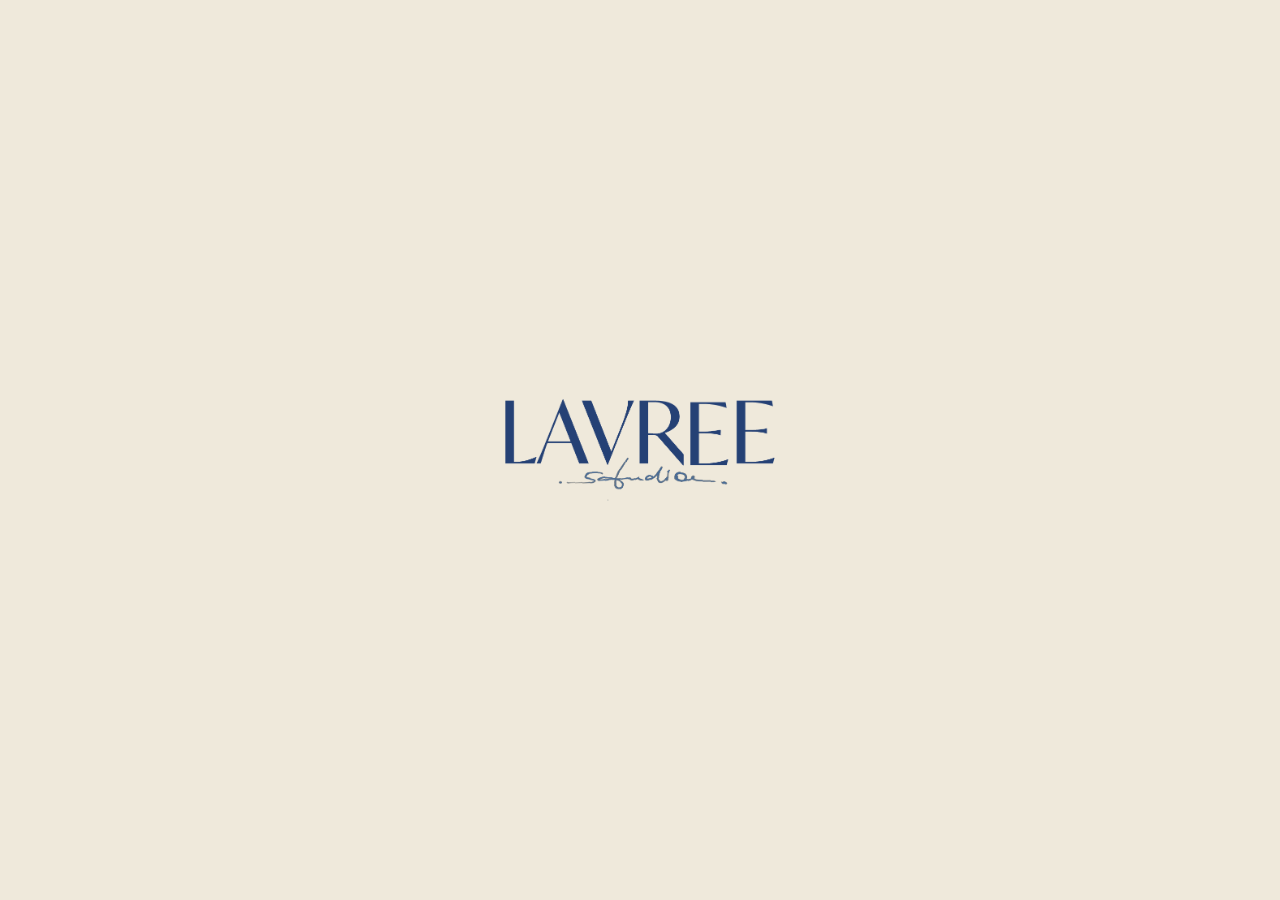
<file: index.html>
<!DOCTYPE html>
<html lang="en">
<head>
  <meta charset="UTF-8">
  <meta name="viewport" content="width=device-width, initial-scale=1.0">
  <title>LAVREE - local clothes from Prague</title>
  <meta name="description" content="LAVRÉE studio: handmade clothing from Prague. Wide kalhoty, tops, dresses. Preorder via Instagram, worldwide shipping.">
  <link rel="canonical" href="https://lavreestudio.com/">
  <link rel="icon" type="image/png" sizes="32x32" href="photo/meta/favicon-32.png">
  <link rel="apple-touch-icon" sizes="180x180" href="photo/meta/apple-touch-icon.png">
  <meta property="og:type" content="website">
  <meta property="og:site_name" content="LAVRÉE studio">
  <meta property="og:locale" content="en_GB">
  <meta property="og:title" content="LAVREE - local clothes from Prague">
  <meta property="og:description" content="LAVRÉE studio: handmade clothing from Prague. Wide kalhoty, tops, dresses. Preorder via Instagram, worldwide shipping.">
  <meta property="og:url" content="https://lavreestudio.com/">
  <meta property="og:image" content="https://lavreestudio.com/photo/meta/og-image.jpg">
  <meta property="og:image:width" content="1200">
  <meta property="og:image:height" content="630">
  <meta property="og:image:alt" content="LAVRÉE studio">
  <meta name="twitter:card" content="summary_large_image">
  <link rel="preconnect" href="https://fonts.googleapis.com">
  <link rel="preconnect" href="https://fonts.gstatic.com" crossorigin>
  <link href="https://fonts.googleapis.com/css2?family=Cormorant+Garamond:ital,wght@0,400;0,500;0,600;1,500&family=Jost:wght@300;400;500&family=Pinyon+Script&display=swap" rel="stylesheet">
  <link rel="stylesheet" href="css/styles.css">
</head>
<body class="page-home hero-dark is-hero-slide">

  <main class="home-slider" data-home-slider>

    <!-- 1 · Hero campaign -->
    <section class="slide slide--hero" data-slide data-dark aria-label="ÉLAN Collection campaign">
      <div class="hero-gallery" data-hero-gallery>
        <div class="hero-shot">
          <picture><source srcset="photo/header/web/girl1f.webp" type="image/webp"><img decoding="async" class="hero-shot__img hero-shot__img--filtered" src="photo/header/web/girl1f.jpg" alt="" aria-hidden="true"></picture>
          <picture><source srcset="photo/header/web/girl1.webp" type="image/webp"><img decoding="async" loading="lazy" class="hero-shot__img hero-shot__img--plain" src="photo/header/web/girl1.jpg" alt="LAVRÉE studio lookbook, Prague"></picture>
        </div>
        <div class="hero-shot">
          <picture><source srcset="photo/header/web/girl2f.webp" type="image/webp"><img decoding="async" loading="lazy" class="hero-shot__img hero-shot__img--filtered" src="photo/header/web/girl2f.jpg" alt="" aria-hidden="true"></picture>
          <picture><source srcset="photo/header/web/girl2.webp" type="image/webp"><img decoding="async" loading="lazy" class="hero-shot__img hero-shot__img--plain" src="photo/header/web/girl2.jpg" alt="LAVRÉE studio lookbook, Prague"></picture>
        </div>
        <div class="hero-shot">
          <picture><source srcset="photo/header/web/girl3f.webp" type="image/webp"><img decoding="async" loading="lazy" class="hero-shot__img hero-shot__img--filtered" src="photo/header/web/girl3f.jpg" alt="" aria-hidden="true"></picture>
          <picture><source srcset="photo/header/web/girl3.webp" type="image/webp"><img decoding="async" loading="lazy" class="hero-shot__img hero-shot__img--plain" src="photo/header/web/girl3.jpg" alt="LAVRÉE studio lookbook, Prague"></picture>
        </div>
        <div class="hero-shot">
          <picture><source srcset="photo/header/web/girl4f.webp" type="image/webp"><img decoding="async" loading="lazy" class="hero-shot__img hero-shot__img--filtered" src="photo/header/web/girl4f.jpg" alt="" aria-hidden="true"></picture>
          <picture><source srcset="photo/header/web/girl4.webp" type="image/webp"><img decoding="async" loading="lazy" class="hero-shot__img hero-shot__img--plain" src="photo/header/web/girl4.jpg" alt="LAVRÉE studio lookbook, Prague"></picture>
        </div>
        <div class="hero-shot">
          <picture><source srcset="photo/header/web/girl5f.webp" type="image/webp"><img decoding="async" loading="lazy" class="hero-shot__img hero-shot__img--filtered" src="photo/header/web/girl5f.jpg" alt="" aria-hidden="true"></picture>
          <picture><source srcset="photo/header/web/girl5.webp" type="image/webp"><img decoding="async" loading="lazy" class="hero-shot__img hero-shot__img--plain" src="photo/header/web/girl5.jpg" alt="LAVRÉE studio lookbook, Prague"></picture>
        </div>
        <div class="hero-shot">
          <picture><source srcset="photo/header/web/men1f.webp" type="image/webp"><img decoding="async" loading="lazy" class="hero-shot__img hero-shot__img--filtered" src="photo/header/web/men1f.jpg" alt="" aria-hidden="true"></picture>
          <picture><source srcset="photo/header/web/men1.webp" type="image/webp"><img decoding="async" loading="lazy" class="hero-shot__img hero-shot__img--plain" src="photo/header/web/men1.jpg" alt="LAVRÉE studio lookbook, Prague"></picture>
        </div>
        <div class="hero-shot">
          <picture><source srcset="photo/header/web/men2f.webp" type="image/webp"><img decoding="async" loading="lazy" class="hero-shot__img hero-shot__img--filtered" src="photo/header/web/men2f.jpg" alt="" aria-hidden="true"></picture>
          <picture><source srcset="photo/header/web/men2.webp" type="image/webp"><img decoding="async" loading="lazy" class="hero-shot__img hero-shot__img--plain" src="photo/header/web/men2.jpg" alt="LAVRÉE studio lookbook, Prague"></picture>
        </div>
      </div>
      <div class="hero-veil"></div>
      <div class="hero-content">
        <h1>ÉLAN Collection</h1>
        <p class="hero-sub">Clean lines, airy silhouettes</p>
        <a class="u-link" href="highlights.html">Shop</a>
      </div>
      <div class="scroll-hint" aria-hidden="true">
        <span>Scroll to explore</span>
        <svg viewBox="0 0 14 20"><polyline points="2 10 7 16 12 10" /></svg>
      </div>
    </section>

    <!-- 2 · Editorial row -->
    <section class="slide slide--editorial" data-slide aria-label="New arrivals">
      <div class="editorial-manifest reveal">
        <h2>Handmade in Prague, worldwide shipping</h2>
        <p>Every piece sewn to order</p>
      </div>
      <div class="editorial-row" data-editorial-row></div>
      <div class="editorial-cta reveal">
        <a class="u-link" href="highlights.html" style="color:var(--blue)">Shop the collection</a>
      </div>
    </section>

    <!-- 3 · Navy Edit campaign -->
    <section class="slide slide--campaign" data-slide data-dark aria-label="Navy Edit campaign">
      <picture><source srcset="photo/header/web/navyedit.webp" type="image/webp"><img decoding="async" loading="lazy" class="campaign-photo" src="photo/header/web/navyedit.jpg" alt="LAVRÉE studio Navy Edit"></picture>
      <div class="campaign-content">
        <h2>Navy Edit</h2>
        <p>A wardrobe of contrasts</p>
        <a class="u-link" href="kalhoty.html#navy">Shop</a>
      </div>
    </section>

    <!-- 4 · Footer slide -->
    <section class="slide slide--footer" data-slide data-footer aria-label="Site information"></section>

  </main>

  <nav class="slide-dots" data-slide-dots aria-label="Page sections"></nav>

  <script src="js/data.js"></script>
  <script src="js/main.js"></script>
  <script src="js/home.js"></script>
</body>
</html>
</file>
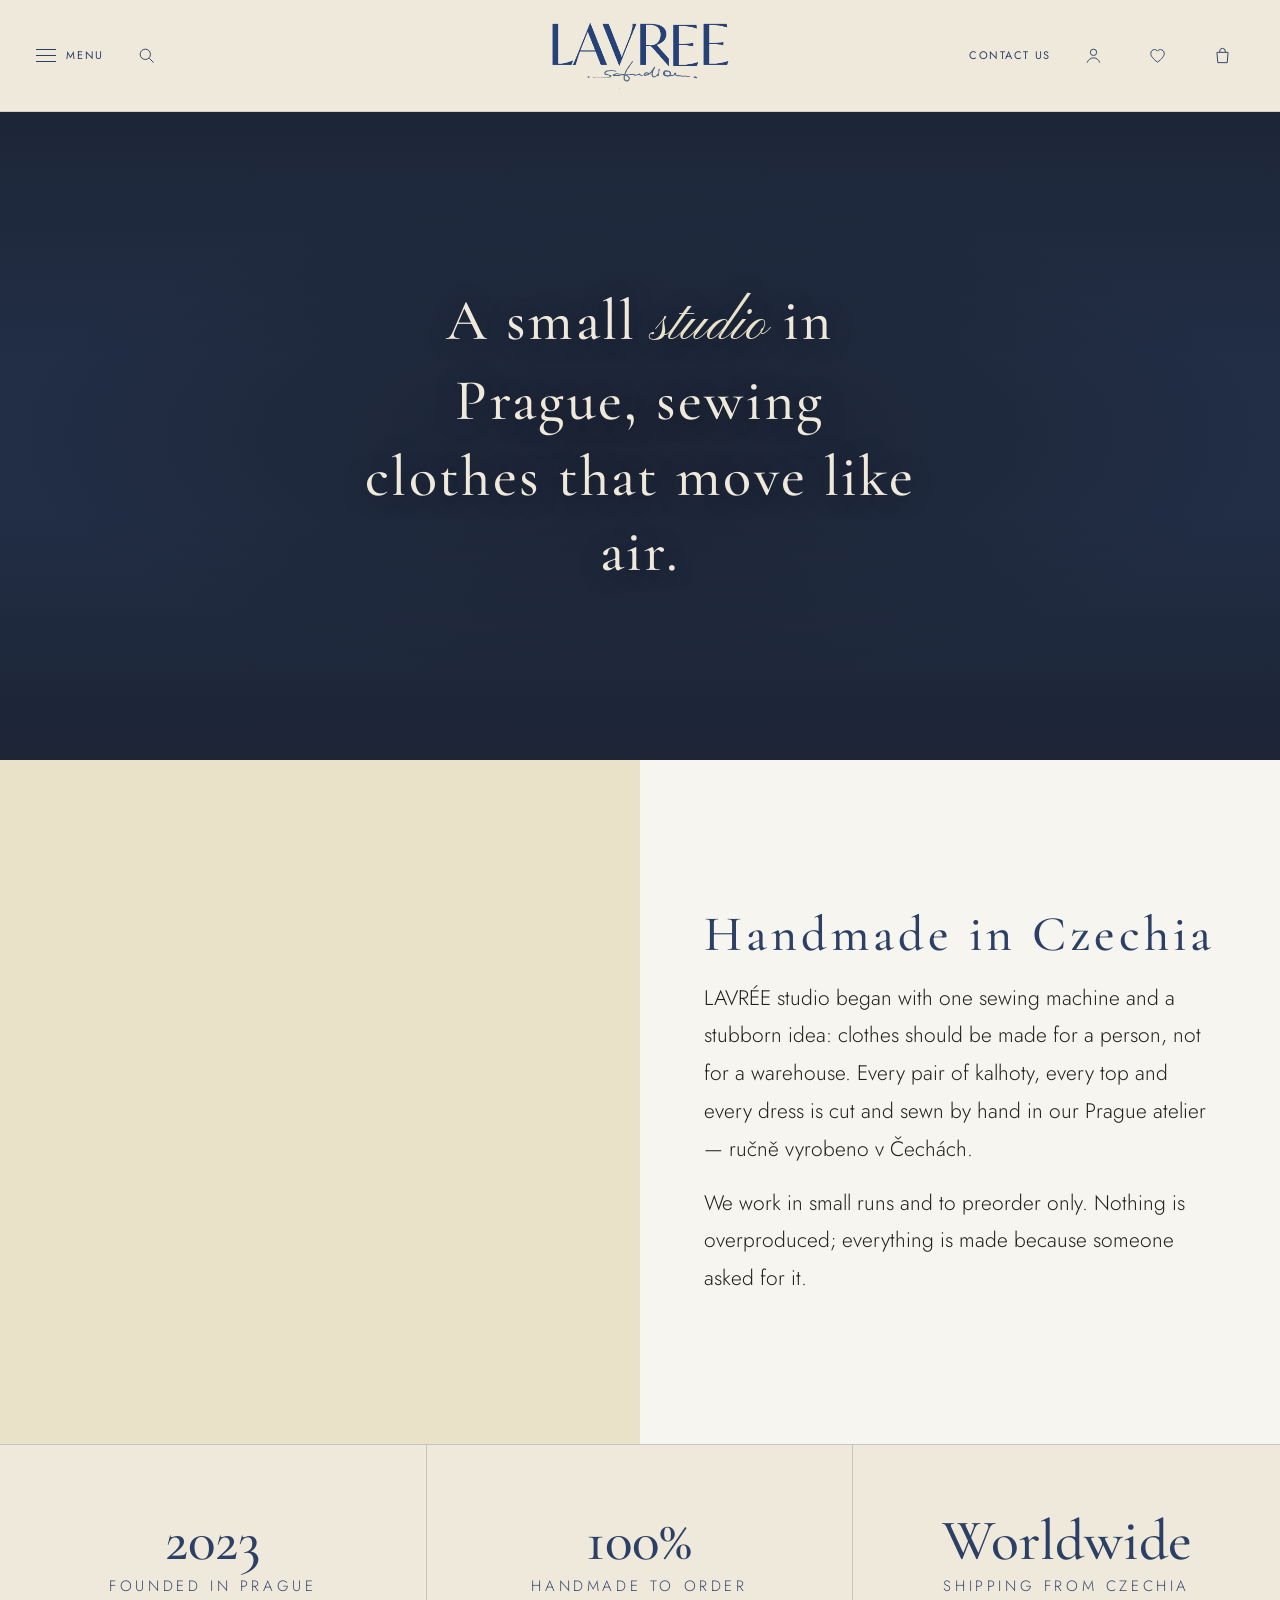
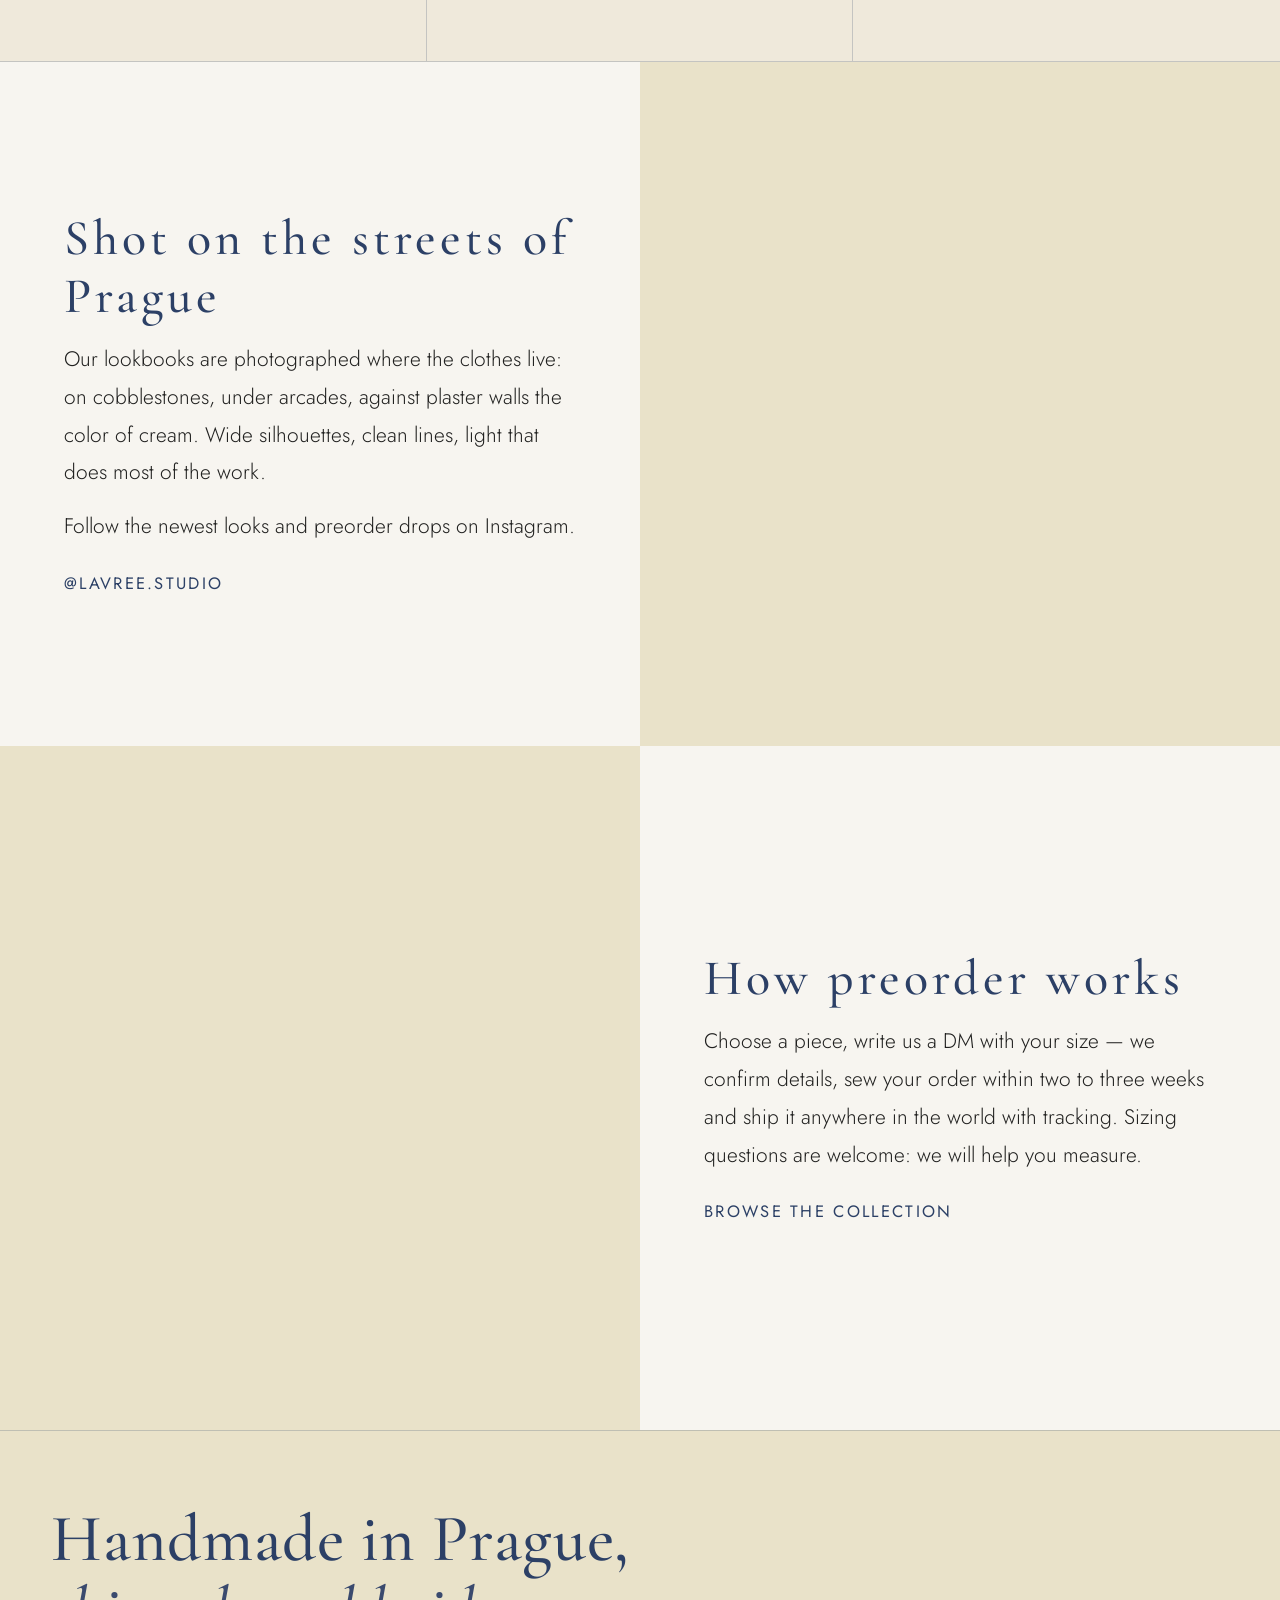
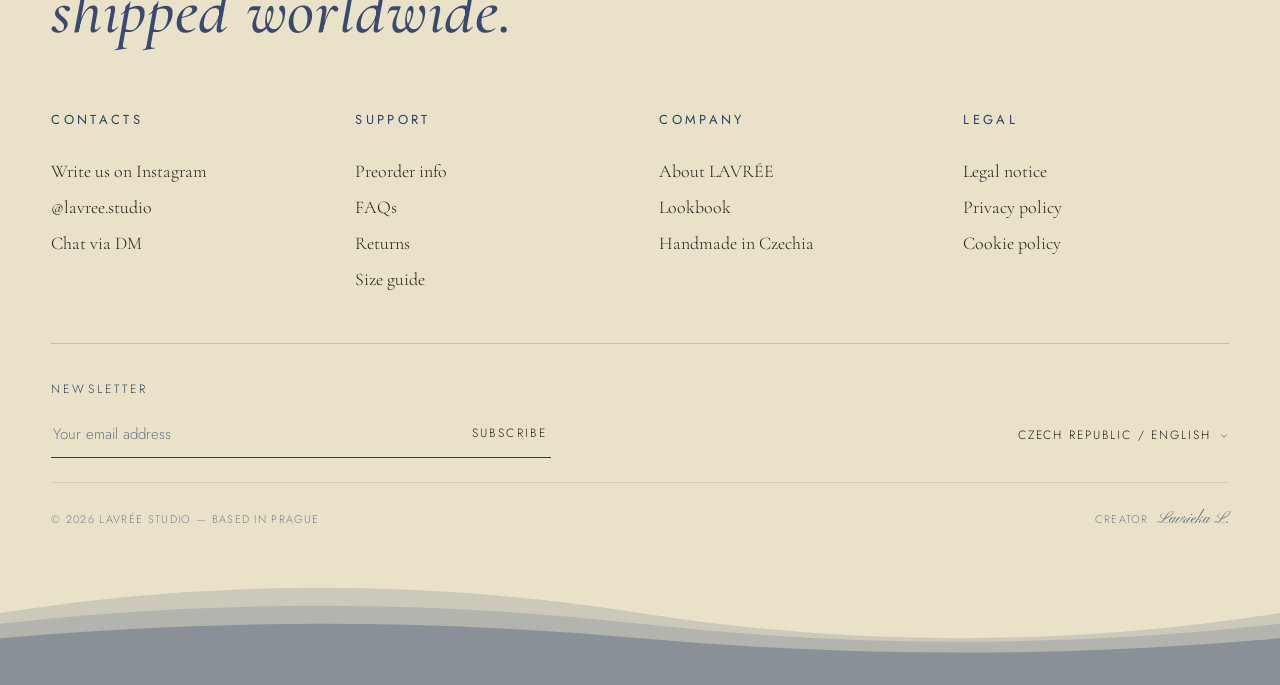
<file: about.html>
<!DOCTYPE html>
<html lang="en">
<head>
  <meta charset="UTF-8">
  <meta name="viewport" content="width=device-width, initial-scale=1.0">
  <title>About — LAVREE</title>
  <meta name="description" content="LAVRÉE studio is a small fashion label from Prague. Handmade clothing, airy silhouettes, worldwide shipping via preorder.">
  <link rel="canonical" href="https://lavreestudio.com/about.html">
  <link rel="icon" type="image/png" sizes="32x32" href="photo/meta/favicon-32.png">
  <link rel="apple-touch-icon" sizes="180x180" href="photo/meta/apple-touch-icon.png">
  <meta property="og:type" content="website">
  <meta property="og:site_name" content="LAVRÉE studio">
  <meta property="og:locale" content="en_GB">
  <meta property="og:title" content="About — LAVREE">
  <meta property="og:description" content="LAVRÉE studio is a small fashion label from Prague. Handmade clothing, airy silhouettes, worldwide shipping via preorder.">
  <meta property="og:url" content="https://lavreestudio.com/about.html">
  <meta property="og:image" content="https://lavreestudio.com/photo/meta/og-image.jpg">
  <meta property="og:image:width" content="1200">
  <meta property="og:image:height" content="630">
  <meta property="og:image:alt" content="LAVRÉE studio">
  <meta name="twitter:card" content="summary_large_image">
  <link rel="preconnect" href="https://fonts.googleapis.com">
  <link rel="preconnect" href="https://fonts.gstatic.com" crossorigin>
  <link href="https://fonts.googleapis.com/css2?family=Cormorant+Garamond:ital,wght@0,400;0,500;0,600;1,500&family=Jost:wght@300;400;500&family=Pinyon+Script&display=swap" rel="stylesheet">
  <link rel="stylesheet" href="css/styles.css">
</head>
<body>

  <main class="about">
    <section class="about-hero">
      <video class="about-media" data-ambient src="Video/Product/About/web/intro.mp4"
             muted loop playsinline preload="auto" aria-hidden="true" tabindex="-1"></video>
      <div class="about-hero__veil" aria-hidden="true"></div>
      <h1 class="reveal">A small <em>studio</em> in Prague, sewing clothes that move like air.</h1>
    </section>

    <section class="about-row">
      <div class="about-row__media">
        <video class="about-media" data-ambient src="Video/Product/About/web/atelier.mp4"
               muted loop playsinline preload="auto" aria-hidden="true" tabindex="-1"></video>
      </div>
      <div class="about-row__text">
        <h2 class="reveal">Handmade in Czechia</h2>
        <p class="reveal" data-delay="1">
          LAVRÉE studio began with one sewing machine and a stubborn idea: clothes
          should be made for a person, not for a warehouse. Every pair of kalhoty,
          every top and every dress is cut and sewn by hand in our Prague atelier —
          ručně vyrobeno v Čechách.
        </p>
        <p class="reveal" data-delay="2">
          We work in small runs and to preorder only. Nothing is overproduced;
          everything is made because someone asked for it.
        </p>
      </div>
    </section>

    <section class="about-facts">
      <div class="reveal"><span class="serif">2023</span><small>Founded in Prague</small></div>
      <div class="reveal" data-delay="1"><span class="serif">100%</span><small>Handmade to order</small></div>
      <div class="reveal" data-delay="2"><span class="serif">Worldwide</span><small>Shipping from Czechia</small></div>
    </section>

    <section class="about-row about-row--flip" id="lookbook">
      <div class="about-row__media">
        <video class="about-media" data-ambient src="Video/Product/About/web/lookbook.mp4"
               muted loop playsinline preload="auto" aria-hidden="true" tabindex="-1"></video>
      </div>
      <div class="about-row__text">
        <h2 class="reveal">Shot on the streets of Prague</h2>
        <p class="reveal" data-delay="1">
          Our lookbooks are photographed where the clothes live: on cobblestones,
          under arcades, against plaster walls the color of cream. Wide silhouettes,
          clean lines, light that does most of the work.
        </p>
        <p class="reveal" data-delay="2">
          Follow the newest looks and preorder drops on Instagram.
        </p>
        <a class="u-link u-link--grow reveal" data-delay="3" href="https://www.instagram.com/lavree.studio/" target="_blank" rel="noopener">@lavree.studio</a>
      </div>
    </section>

    <section class="about-row">
      <div class="about-row__media">
        <video class="about-media" data-ambient src="Video/Product/About/web/preorder.mp4"
               muted loop playsinline preload="auto" aria-hidden="true" tabindex="-1"></video>
      </div>
      <div class="about-row__text">
        <h2 class="reveal">How preorder works</h2>
        <p class="reveal" data-delay="1">
          Choose a piece, write us a DM with your size — we confirm details, sew
          your order within two to three weeks and ship it anywhere in the world
          with tracking. Sizing questions are welcome: we will help you measure.
        </p>
        <a class="u-link u-link--grow reveal" data-delay="2" href="highlights.html">Browse the collection</a>
      </div>
    </section>
  </main>

  <div data-footer></div>

  <script src="js/data.js"></script>
  <script src="js/main.js"></script>
</body>
</html>
</file>
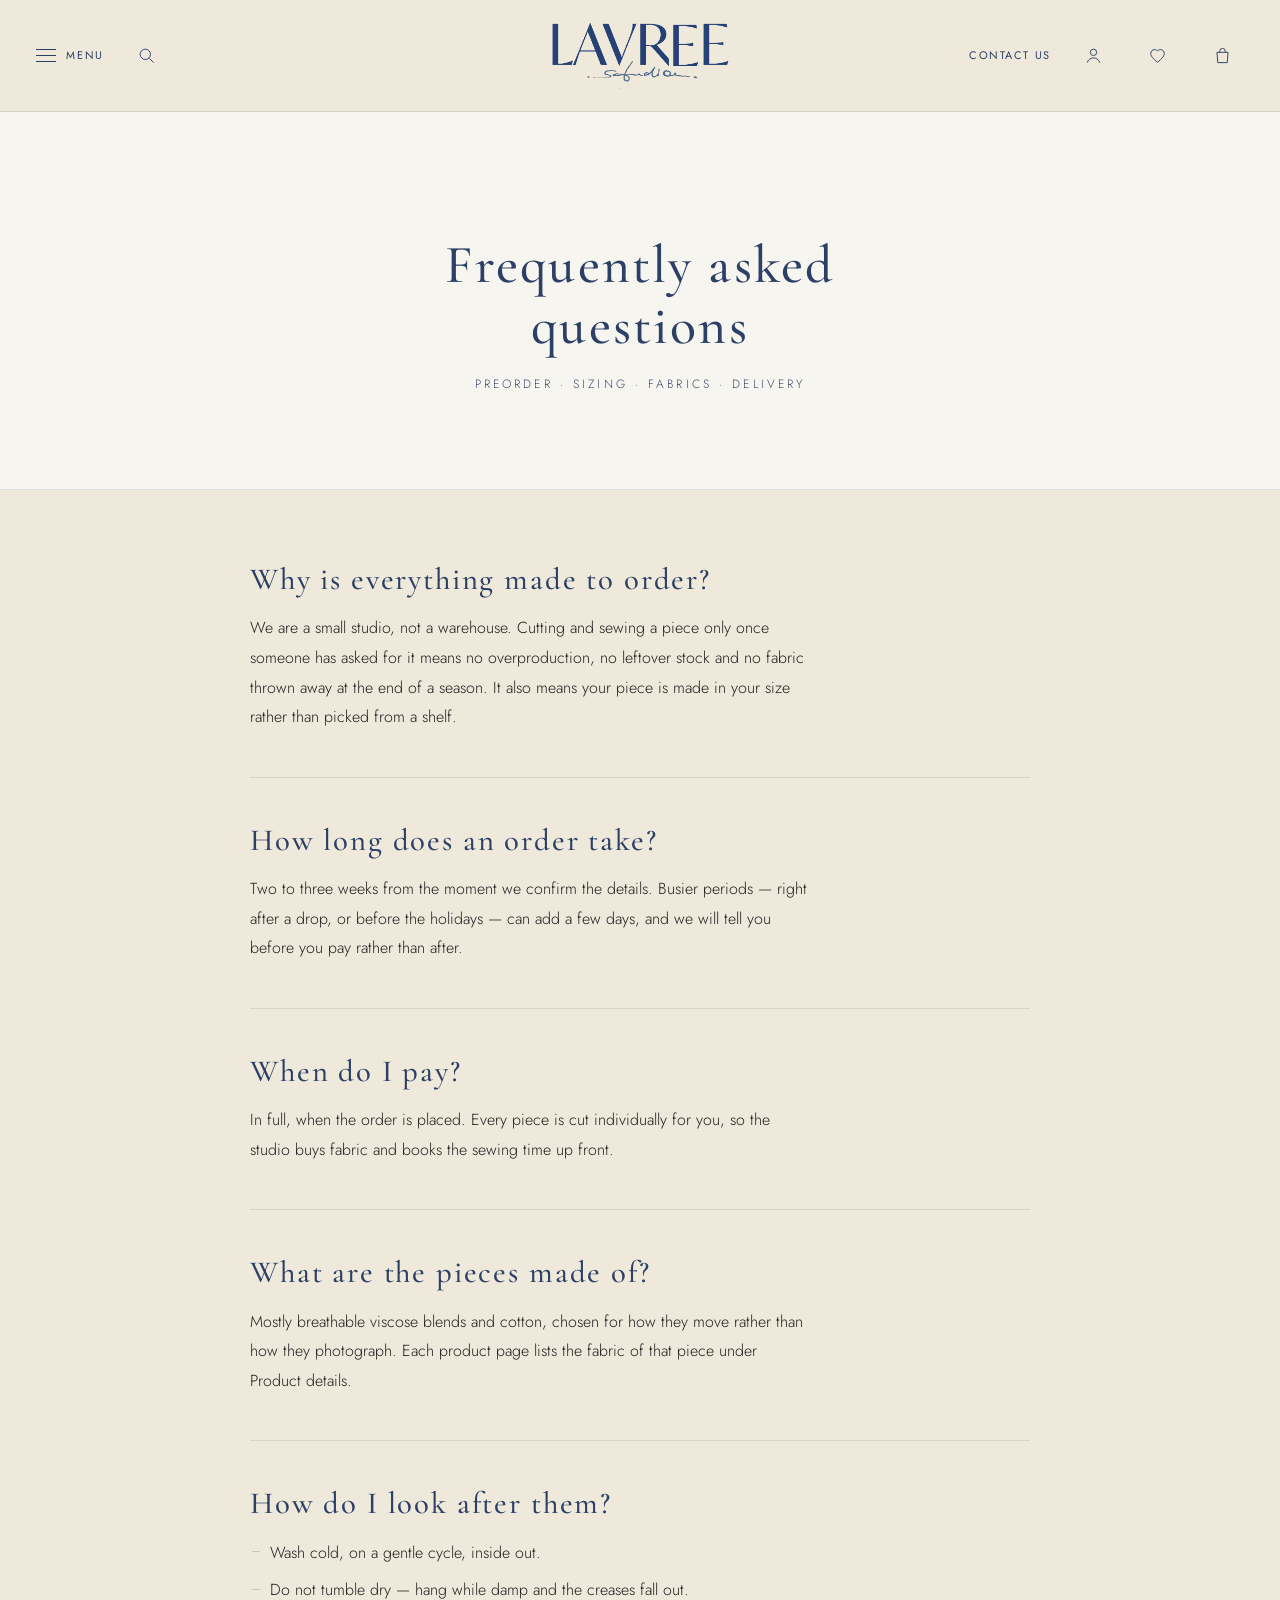
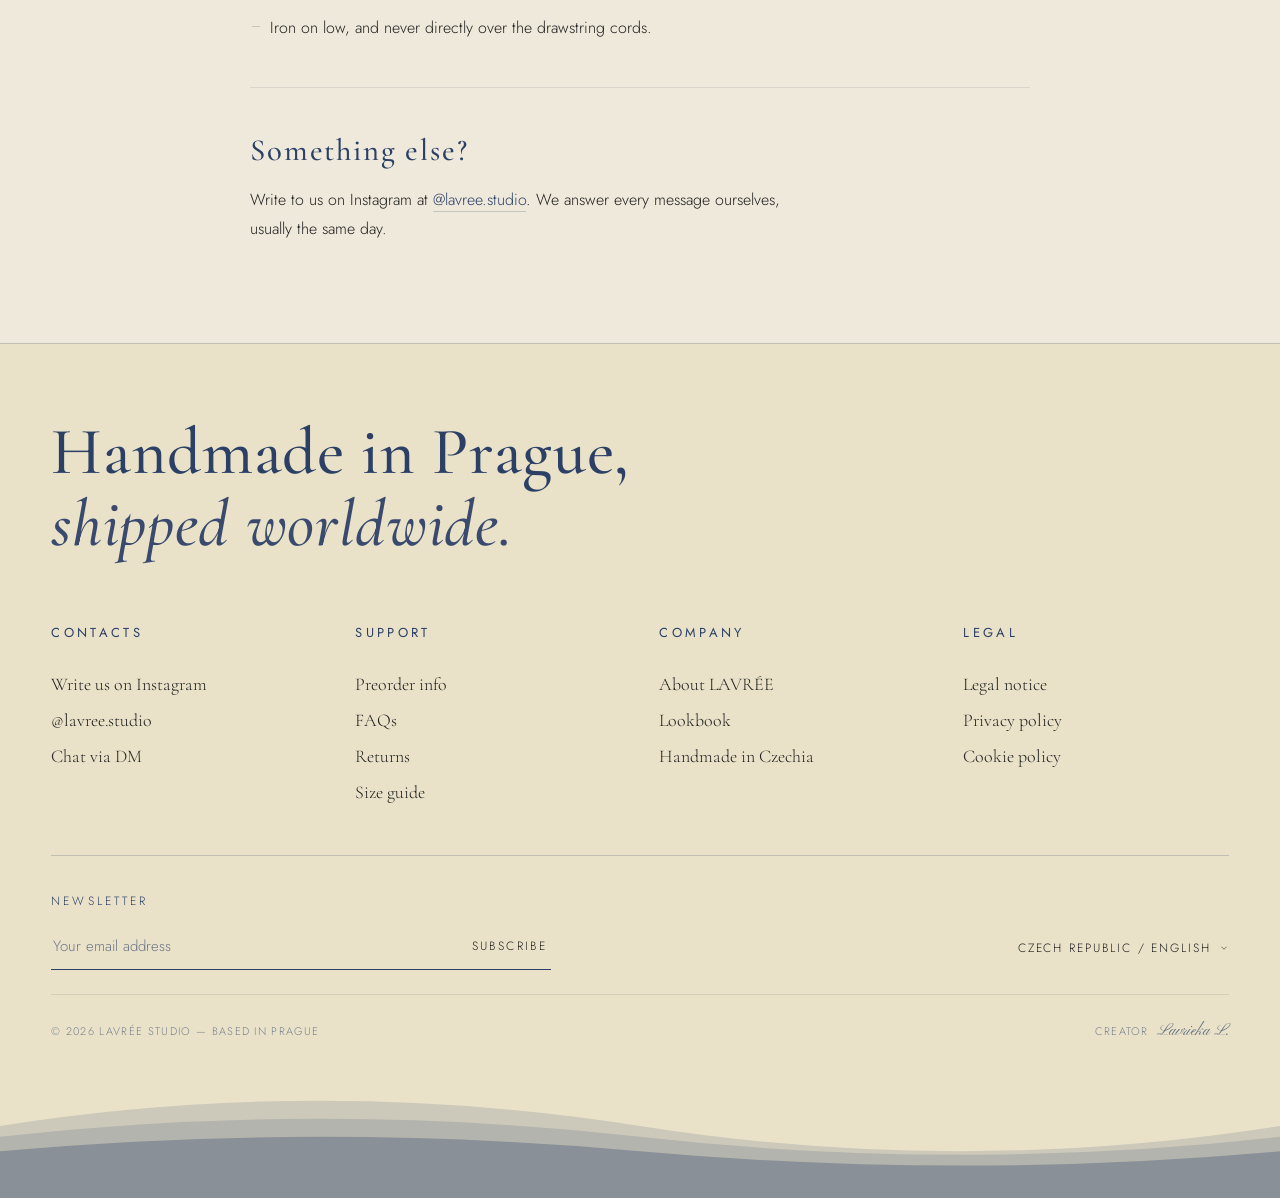
<file: faq.html>
<!DOCTYPE html>
<html lang="en">
<head>
  <meta charset="UTF-8">
  <meta name="viewport" content="width=device-width, initial-scale=1.0">
  <title>FAQ — LAVREE</title>
  <meta name="description" content="Answers about preorder, sizing, fabrics and delivery from LAVRÉE studio, a handmade clothing label in Prague.">
  <link rel="canonical" href="https://lavreestudio.com/faq.html">
  <link rel="icon" type="image/png" sizes="32x32" href="photo/meta/favicon-32.png">
  <link rel="apple-touch-icon" sizes="180x180" href="photo/meta/apple-touch-icon.png">
  <meta property="og:type" content="website">
  <meta property="og:site_name" content="LAVRÉE studio">
  <meta property="og:locale" content="en_GB">
  <meta property="og:title" content="FAQ — LAVREE">
  <meta property="og:description" content="Answers about preorder, sizing, fabrics and delivery from LAVRÉE studio, a handmade clothing label in Prague.">
  <meta property="og:url" content="https://lavreestudio.com/faq.html">
  <meta property="og:image" content="https://lavreestudio.com/photo/meta/og-image.jpg">
  <meta property="og:image:width" content="1200">
  <meta property="og:image:height" content="630">
  <meta property="og:image:alt" content="LAVRÉE studio">
  <meta name="twitter:card" content="summary_large_image">
  <link rel="preconnect" href="https://fonts.googleapis.com">
  <link rel="preconnect" href="https://fonts.gstatic.com" crossorigin>
  <link href="https://fonts.googleapis.com/css2?family=Cormorant+Garamond:ital,wght@0,400;0,500;0,600;1,500&family=Jost:wght@300;400;500&family=Pinyon+Script&display=swap" rel="stylesheet">
  <link rel="stylesheet" href="css/styles.css">
</head>
<body>

  <main class="doc">
    <section class="doc-hero">
      <h1 class="reveal">Frequently asked questions</h1>
      <p class="doc-hero__sub reveal" data-delay="1">Preorder · sizing · fabrics · delivery</p>
    </section>

    <div class="doc-body">
      <section class="doc-block reveal" id="preorder">
        <h2>Why is everything made to order?</h2>
        <p>
          We are a small studio, not a warehouse. Cutting and sewing a piece only
          once someone has asked for it means no overproduction, no leftover stock
          and no fabric thrown away at the end of a season. It also means your
          piece is made in your size rather than picked from a shelf.
        </p>
      </section>

      <section class="doc-block reveal" id="how-long">
        <h2>How long does an order take?</h2>
        <p>
          Two to three weeks from the moment we confirm the details. Busier
          periods — right after a drop, or before the holidays — can add a few
          days, and we will tell you before you pay rather than after.
        </p>
      </section>

      <section class="doc-block reveal" id="payment">
        <h2>When do I pay?</h2>
        <p>
          In full, when the order is placed. Every piece is cut individually for
          you, so the studio buys fabric and books the sewing time up front.
        </p>
      </section>

      <section class="doc-block reveal" id="fabrics">
        <h2>What are the pieces made of?</h2>
        <p>
          Mostly breathable viscose blends and cotton, chosen for how they move
          rather than how they photograph. Each product page lists the fabric of
          that piece under Product details.
        </p>
      </section>

      <section class="doc-block reveal" id="care">
        <h2>How do I look after them?</h2>
        <ul>
          <li>Wash cold, on a gentle cycle, inside out.</li>
          <li>Do not tumble dry — hang while damp and the creases fall out.</li>
          <li>Iron on low, and never directly over the drawstring cords.</li>
        </ul>
      </section>

      <section class="doc-block reveal" id="contact">
        <h2>Something else?</h2>
        <p>
          Write to us on Instagram at
          <a class="doc-link" href="https://www.instagram.com/lavree.studio/" target="_blank" rel="noopener">@lavree.studio</a>.
          We answer every message ourselves, usually the same day.
        </p>
      </section>
    </div>
  </main>

  <div data-footer></div>

  <script src="js/data.js"></script>
  <script src="js/main.js"></script>
</body>
</html>
</file>
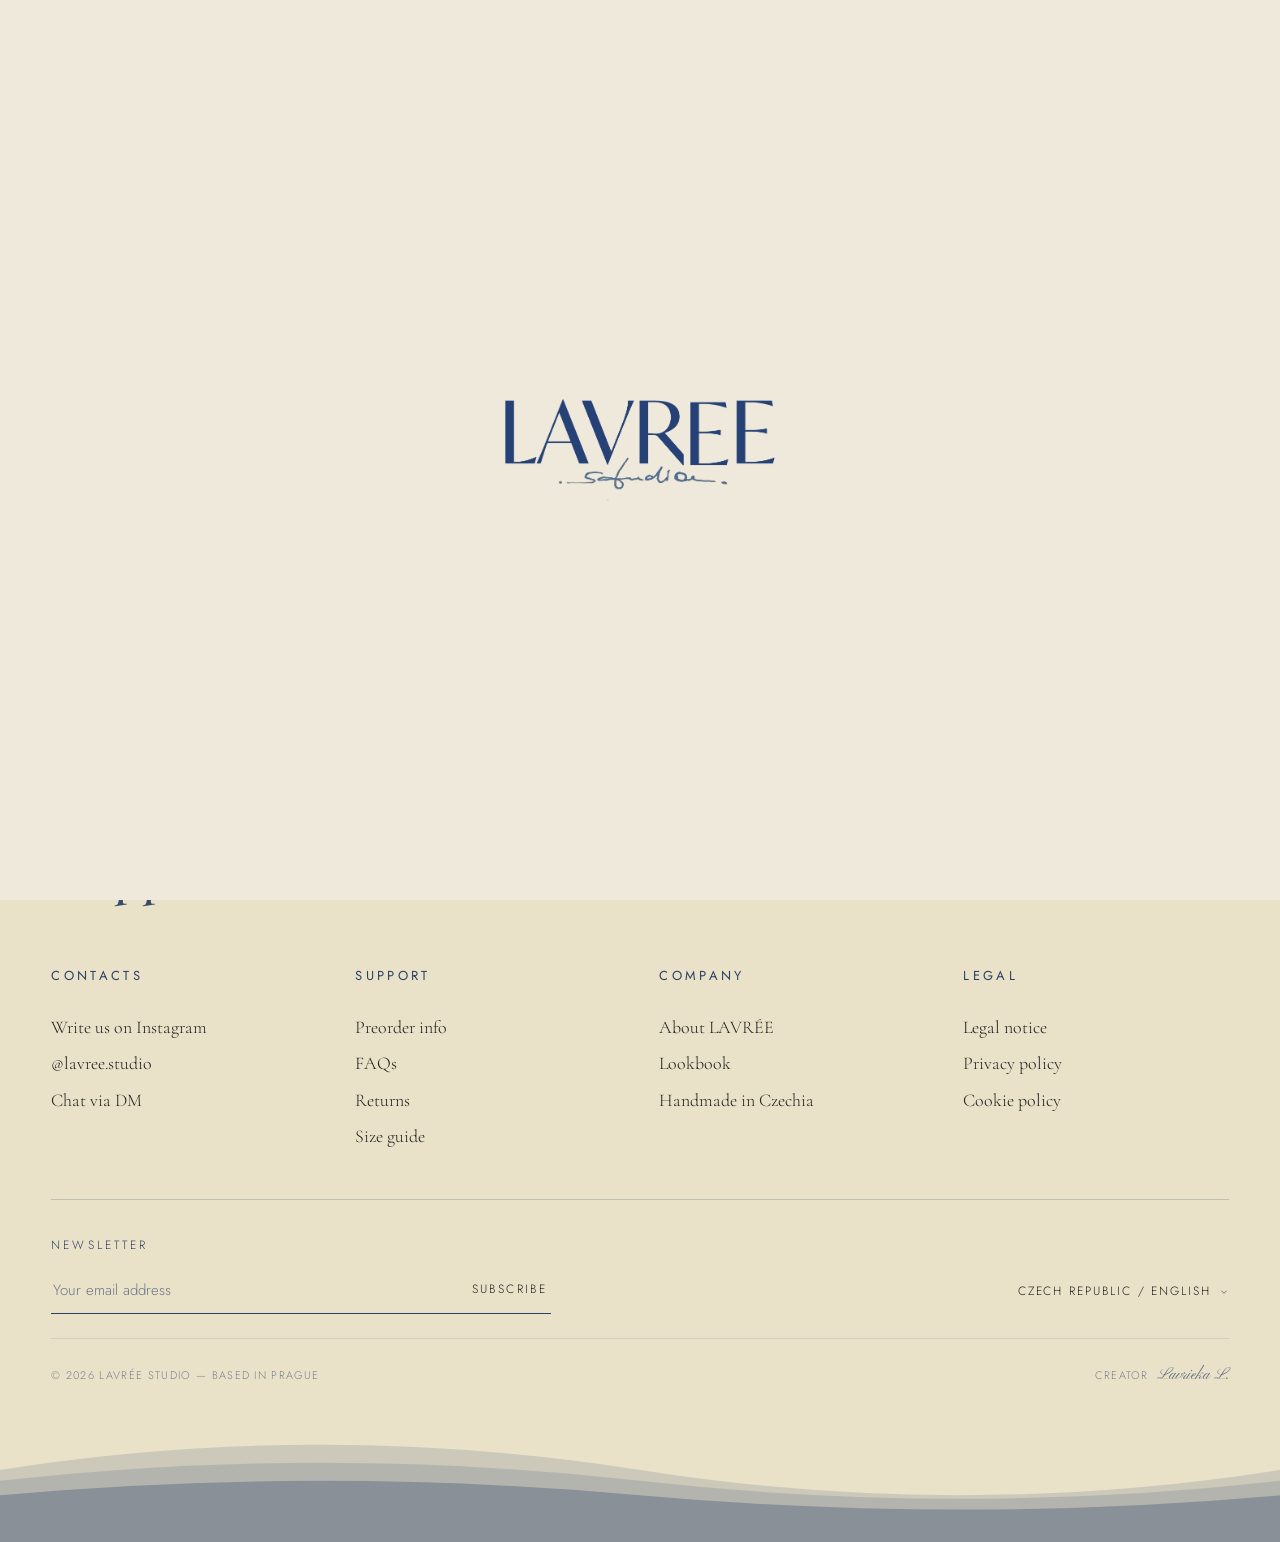
<file: highlights.html>
<!DOCTYPE html>
<html lang="en">
<head>
  <meta charset="UTF-8">
  <meta name="viewport" content="width=device-width, initial-scale=1.0">
  <title>Highlights — LAVREE</title>
  <meta name="description" content="Highlights by LAVRÉE studio. Handmade in Prague, preorder via Instagram, worldwide shipping.">
  <link rel="canonical" href="https://lavreestudio.com/highlights.html">
  <link rel="icon" type="image/png" sizes="32x32" href="photo/meta/favicon-32.png">
  <link rel="apple-touch-icon" sizes="180x180" href="photo/meta/apple-touch-icon.png">
  <meta property="og:type" content="website">
  <meta property="og:site_name" content="LAVRÉE studio">
  <meta property="og:locale" content="en_GB">
  <meta property="og:title" content="Highlights — LAVREE">
  <meta property="og:description" content="Highlights by LAVRÉE studio. Handmade in Prague, preorder via Instagram, worldwide shipping.">
  <meta property="og:url" content="https://lavreestudio.com/highlights.html">
  <meta property="og:image" content="https://lavreestudio.com/photo/meta/og-image.jpg">
  <meta property="og:image:width" content="1200">
  <meta property="og:image:height" content="630">
  <meta property="og:image:alt" content="LAVRÉE studio">
  <meta name="twitter:card" content="summary_large_image">
  <link rel="preconnect" href="https://fonts.googleapis.com">
  <link rel="preconnect" href="https://fonts.gstatic.com" crossorigin>
  <link href="https://fonts.googleapis.com/css2?family=Cormorant+Garamond:ital,wght@0,400;0,500;0,600;1,500&family=Jost:wght@300;400;500&family=Pinyon+Script&display=swap" rel="stylesheet">
  <link rel="stylesheet" href="css/styles.css">
</head>
<body>

  <main data-plp="highlights" style="padding-top:var(--header-h-tall)">
    <div class="plp-subheader">
      <div class="plp-subheader__left">
        <h1 class="plp-title">Highlights</h1>
        <nav class="plp-subs" data-plp-subs aria-label="Subcategories"></nav>
      </div>
      <div class="plp-tools">
        <button data-panel-toggle="filters" aria-expanded="false">Filters</button>
        <button data-panel-toggle="sort" aria-expanded="false">Sort by: Suggested</button>
      </div>
    </div>

    <div class="plp-panel" data-panel="filters">
      <div class="plp-panel__inner">
        <div class="plp-panel__group">
          <h4>Color</h4>
          <label><input type="checkbox"> Cream</label>
          <label><input type="checkbox"> Navy</label>
          <label><input type="checkbox"> Black</label>
        </div>
        <div class="plp-panel__group">
          <h4>Size</h4>
          <label><input type="checkbox"> XS – S</label>
          <label><input type="checkbox"> M – L</label>
          <label><input type="checkbox"> XL</label>
        </div>
        <div class="plp-panel__group">
          <h4>Price</h4>
          <label><input type="checkbox"> Under 1 000 kč</label>
          <label><input type="checkbox"> 1 000 – 1 400 kč</label>
          <label><input type="checkbox"> Over 1 400 kč</label>
        </div>
      </div>
    </div>
    <div class="plp-panel" data-panel="sort">
      <div class="plp-panel__inner">
        <div class="plp-panel__group">
          <h4>Sort by</h4>
          <label><input type="radio" name="sort" checked> Suggested</label>
          <label><input type="radio" name="sort"> Price, low to high</label>
          <label><input type="radio" name="sort"> Price, high to low</label>
          <label><input type="radio" name="sort"> Newest</label>
        </div>
      </div>
    </div>

    <section class="plp-grid" data-plp-grid aria-label="Products"></section>
  </main>

  <div data-footer></div>

  <script src="js/data.js"></script>
  <script src="js/main.js"></script>
  <script src="js/plp.js"></script>
</body>
</html>
</file>
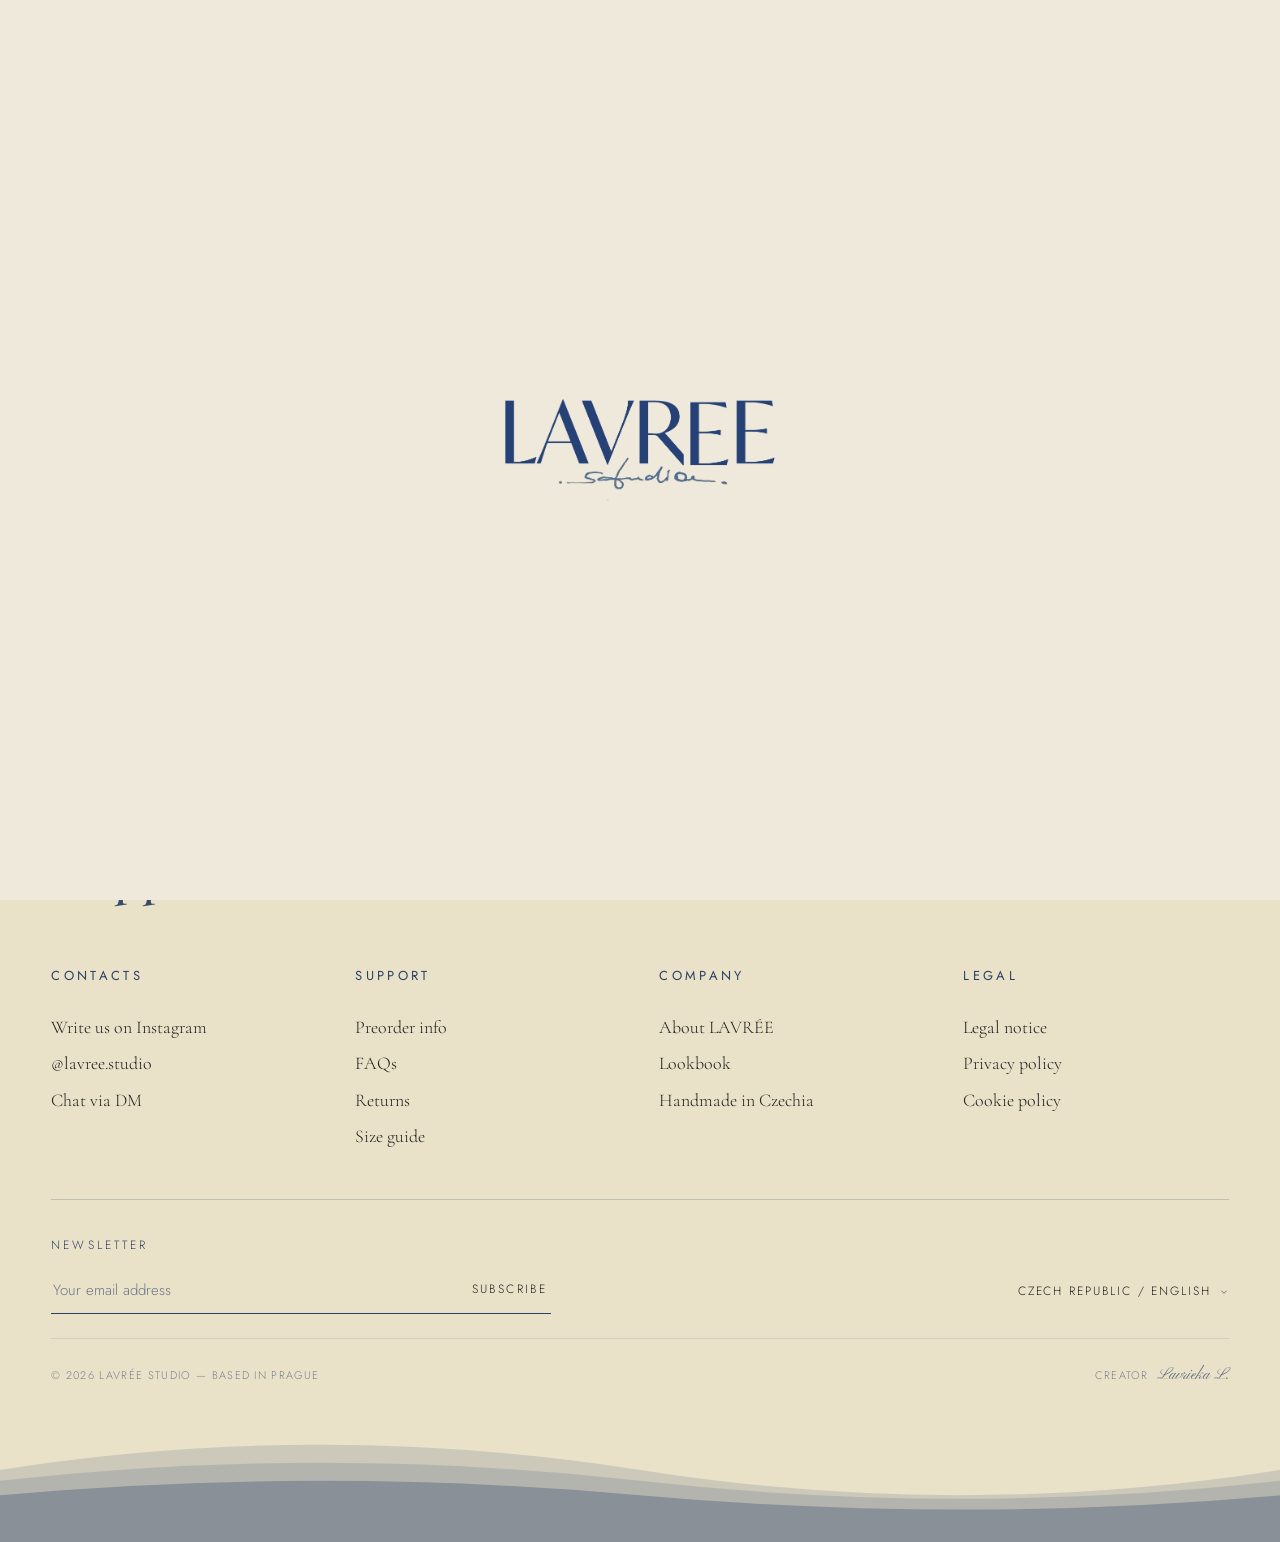
<file: kalhoty.html>
<!DOCTYPE html>
<html lang="en">
<head>
  <meta charset="UTF-8">
  <meta name="viewport" content="width=device-width, initial-scale=1.0">
  <title>Kalhoty — LAVREE</title>
  <meta name="description" content="Kalhoty by LAVRÉE studio. Handmade in Prague, preorder via Instagram, worldwide shipping.">
  <link rel="canonical" href="https://lavreestudio.com/kalhoty.html">
  <link rel="icon" type="image/png" sizes="32x32" href="photo/meta/favicon-32.png">
  <link rel="apple-touch-icon" sizes="180x180" href="photo/meta/apple-touch-icon.png">
  <meta property="og:type" content="website">
  <meta property="og:site_name" content="LAVRÉE studio">
  <meta property="og:locale" content="en_GB">
  <meta property="og:title" content="Kalhoty — LAVREE">
  <meta property="og:description" content="Kalhoty by LAVRÉE studio. Handmade in Prague, preorder via Instagram, worldwide shipping.">
  <meta property="og:url" content="https://lavreestudio.com/kalhoty.html">
  <meta property="og:image" content="https://lavreestudio.com/photo/meta/og-image.jpg">
  <meta property="og:image:width" content="1200">
  <meta property="og:image:height" content="630">
  <meta property="og:image:alt" content="LAVRÉE studio">
  <meta name="twitter:card" content="summary_large_image">
  <link rel="preconnect" href="https://fonts.googleapis.com">
  <link rel="preconnect" href="https://fonts.gstatic.com" crossorigin>
  <link href="https://fonts.googleapis.com/css2?family=Cormorant+Garamond:ital,wght@0,400;0,500;0,600;1,500&family=Jost:wght@300;400;500&family=Pinyon+Script&display=swap" rel="stylesheet">
  <link rel="stylesheet" href="css/styles.css">
</head>
<body>

  <main data-plp="kalhoty" style="padding-top:var(--header-h-tall)">
    <div class="plp-subheader">
      <div class="plp-subheader__left">
        <h1 class="plp-title">Kalhoty</h1>
        <nav class="plp-subs" data-plp-subs aria-label="Subcategories"></nav>
      </div>
      <div class="plp-tools">
        <button data-panel-toggle="filters" aria-expanded="false">Filters</button>
        <button data-panel-toggle="sort" aria-expanded="false">Sort by: Suggested</button>
      </div>
    </div>

    <div class="plp-panel" data-panel="filters">
      <div class="plp-panel__inner">
        <div class="plp-panel__group">
          <h4>Color</h4>
          <label><input type="checkbox"> Cream</label>
          <label><input type="checkbox"> Navy</label>
          <label><input type="checkbox"> Black</label>
        </div>
        <div class="plp-panel__group">
          <h4>Size</h4>
          <label><input type="checkbox"> XS – S</label>
          <label><input type="checkbox"> M – L</label>
          <label><input type="checkbox"> XL</label>
        </div>
        <div class="plp-panel__group">
          <h4>Price</h4>
          <label><input type="checkbox"> Under 1 000 kč</label>
          <label><input type="checkbox"> 1 000 – 1 400 kč</label>
          <label><input type="checkbox"> Over 1 400 kč</label>
        </div>
      </div>
    </div>
    <div class="plp-panel" data-panel="sort">
      <div class="plp-panel__inner">
        <div class="plp-panel__group">
          <h4>Sort by</h4>
          <label><input type="radio" name="sort" checked> Suggested</label>
          <label><input type="radio" name="sort"> Price, low to high</label>
          <label><input type="radio" name="sort"> Price, high to low</label>
          <label><input type="radio" name="sort"> Newest</label>
        </div>
      </div>
    </div>

    <section class="plp-grid" data-plp-grid aria-label="Products"></section>
  </main>

  <div data-footer></div>

  <script src="js/data.js"></script>
  <script src="js/main.js"></script>
  <script src="js/plp.js"></script>
</body>
</html>
</file>
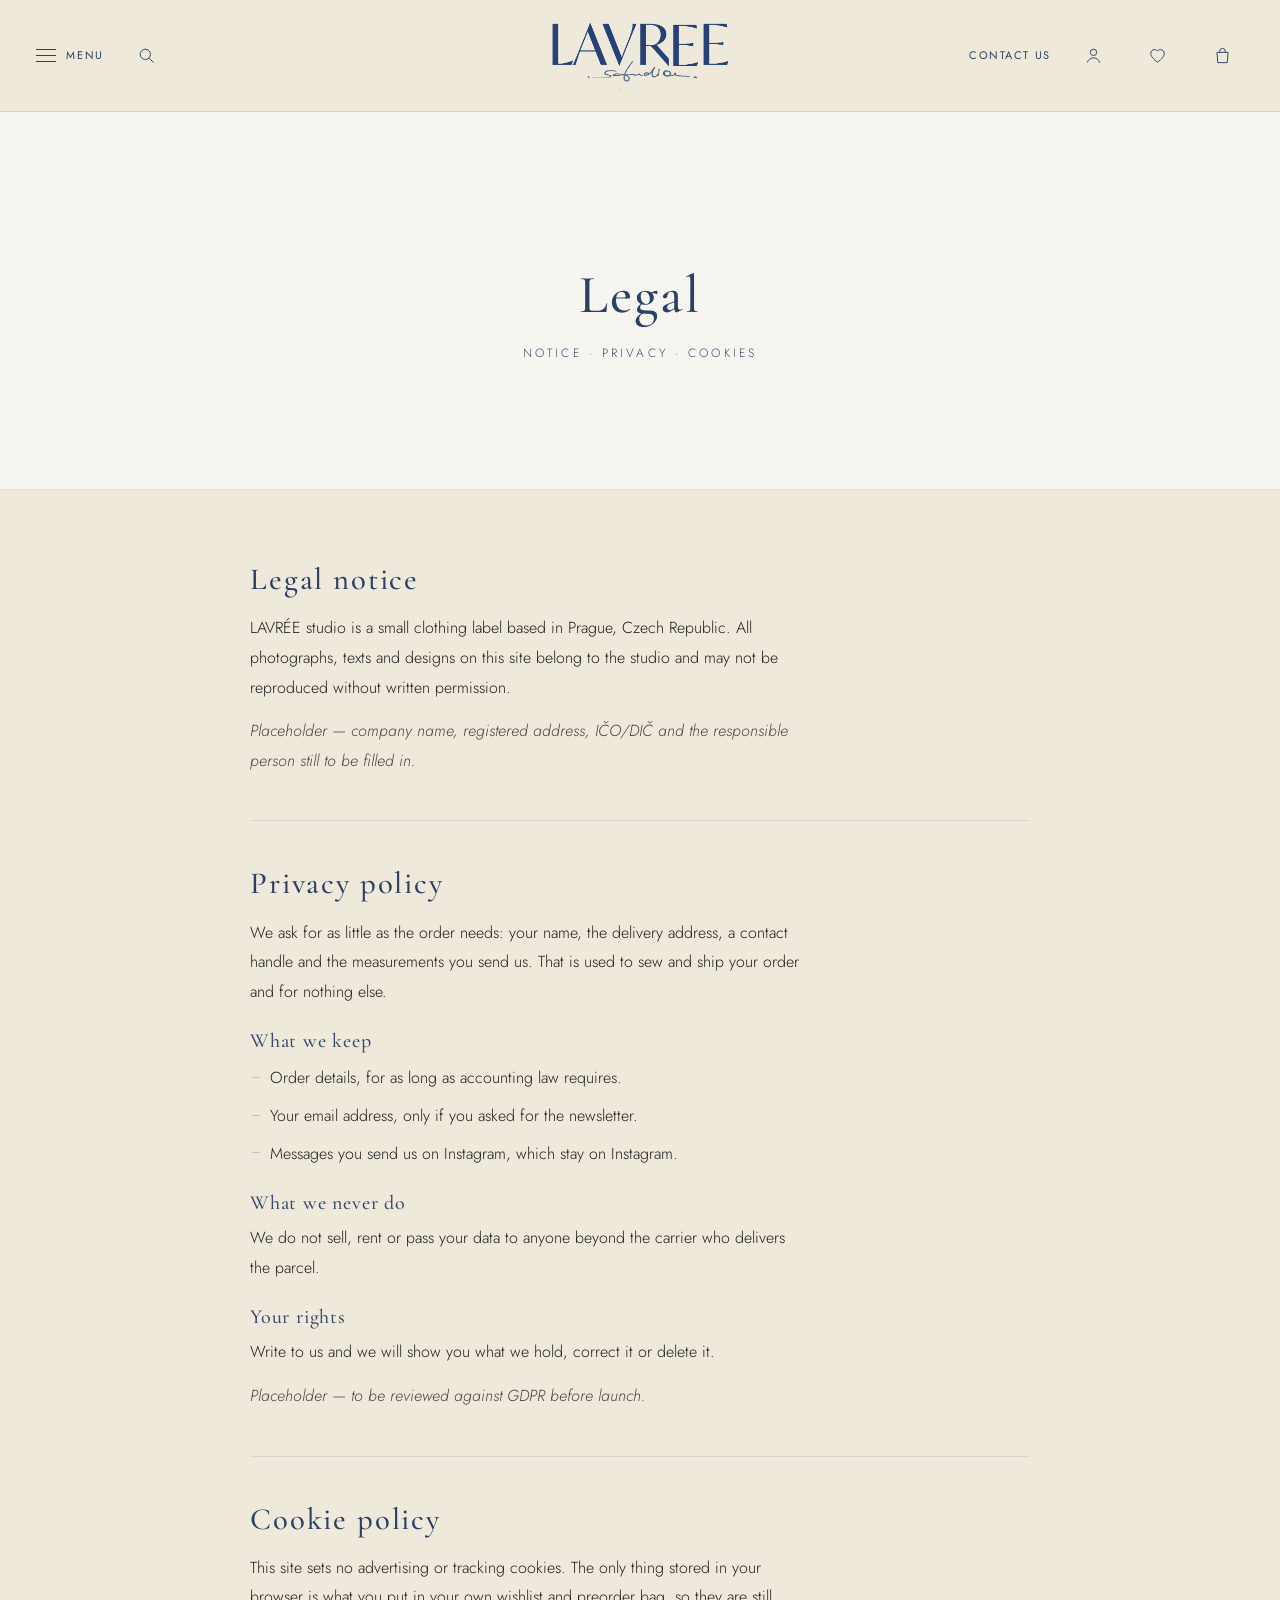
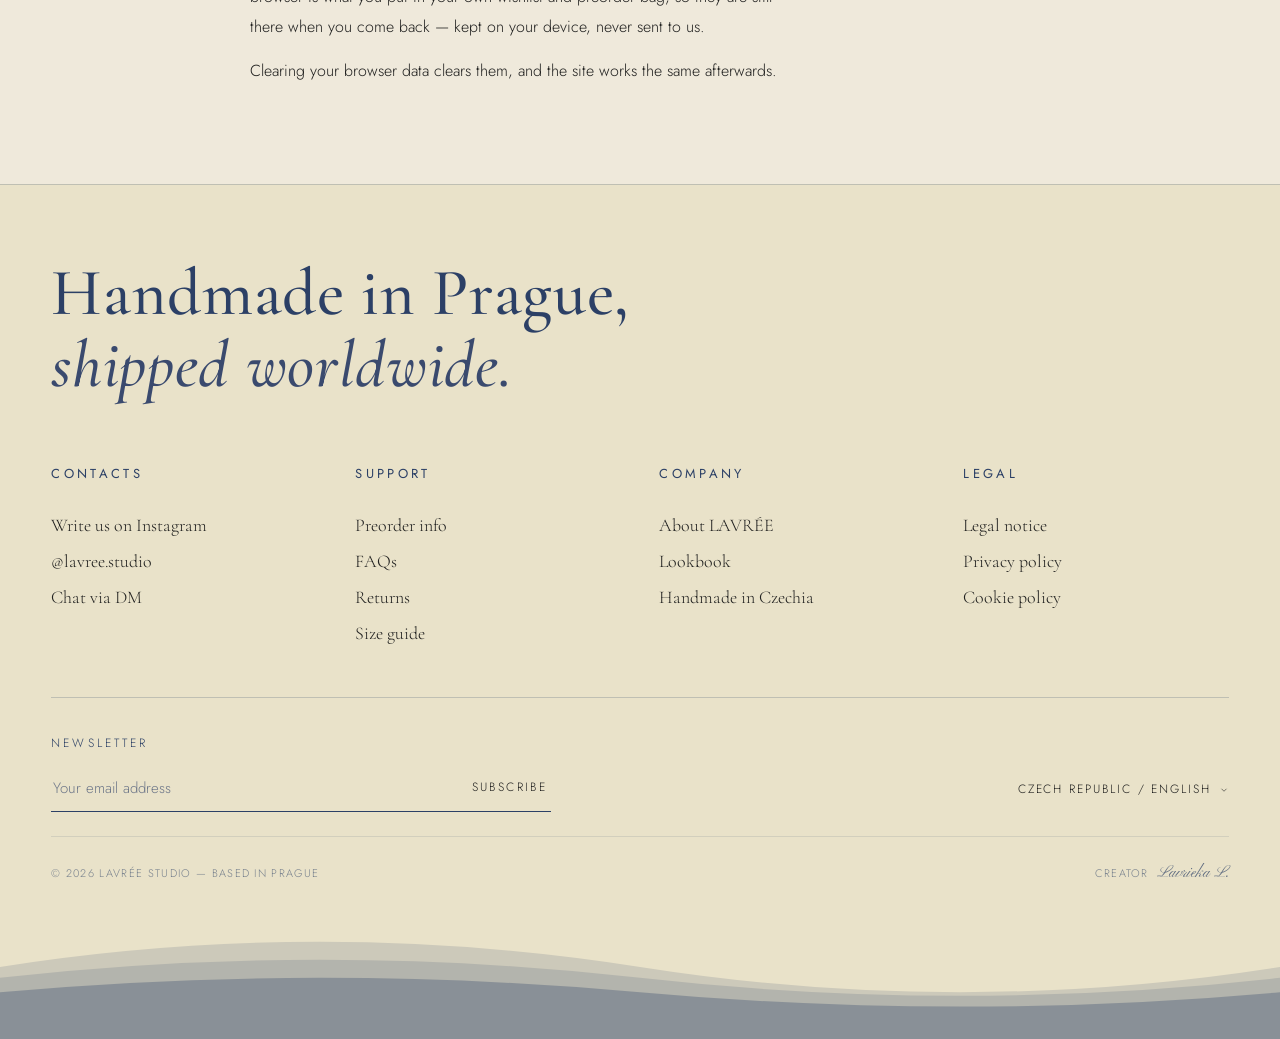
<file: legal.html>
<!DOCTYPE html>
<html lang="en">
<head>
  <meta charset="UTF-8">
  <meta name="viewport" content="width=device-width, initial-scale=1.0">
  <title>Legal — LAVREE</title>
  <meta name="description" content="Legal notice, privacy policy and cookie policy for LAVRÉE studio, a handmade clothing label based in Prague.">
  <link rel="canonical" href="https://lavreestudio.com/legal.html">
  <link rel="icon" type="image/png" sizes="32x32" href="photo/meta/favicon-32.png">
  <link rel="apple-touch-icon" sizes="180x180" href="photo/meta/apple-touch-icon.png">
  <meta property="og:type" content="website">
  <meta property="og:site_name" content="LAVRÉE studio">
  <meta property="og:locale" content="en_GB">
  <meta property="og:title" content="Legal — LAVREE">
  <meta property="og:description" content="Legal notice, privacy policy and cookie policy for LAVRÉE studio, a handmade clothing label based in Prague.">
  <meta property="og:url" content="https://lavreestudio.com/legal.html">
  <meta property="og:image" content="https://lavreestudio.com/photo/meta/og-image.jpg">
  <meta property="og:image:width" content="1200">
  <meta property="og:image:height" content="630">
  <meta property="og:image:alt" content="LAVRÉE studio">
  <meta name="twitter:card" content="summary_large_image">
  <link rel="preconnect" href="https://fonts.googleapis.com">
  <link rel="preconnect" href="https://fonts.gstatic.com" crossorigin>
  <link href="https://fonts.googleapis.com/css2?family=Cormorant+Garamond:ital,wght@0,400;0,500;0,600;1,500&family=Jost:wght@300;400;500&family=Pinyon+Script&display=swap" rel="stylesheet">
  <link rel="stylesheet" href="css/styles.css">
</head>
<body>

  <main class="doc">
    <section class="doc-hero">
      <h1 class="reveal">Legal</h1>
      <p class="doc-hero__sub reveal" data-delay="1">Notice · privacy · cookies</p>
    </section>

    <div class="doc-body">
      <section class="doc-block reveal" id="notice">
        <h2>Legal notice</h2>
        <p>
          LAVRÉE studio is a small clothing label based in Prague, Czech Republic.
          All photographs, texts and designs on this site belong to the studio and
          may not be reproduced without written permission.
        </p>
        <p class="doc-note">
          Placeholder — company name, registered address, IČO/DIČ and the
          responsible person still to be filled in.
        </p>
      </section>

      <section class="doc-block reveal" id="privacy">
        <h2>Privacy policy</h2>
        <p>
          We ask for as little as the order needs: your name, the delivery address,
          a contact handle and the measurements you send us. That is used to sew
          and ship your order and for nothing else.
        </p>
        <h3>What we keep</h3>
        <ul>
          <li>Order details, for as long as accounting law requires.</li>
          <li>Your email address, only if you asked for the newsletter.</li>
          <li>Messages you send us on Instagram, which stay on Instagram.</li>
        </ul>
        <h3>What we never do</h3>
        <p>We do not sell, rent or pass your data to anyone beyond the carrier who delivers the parcel.</p>
        <h3>Your rights</h3>
        <p>
          Write to us and we will show you what we hold, correct it or delete it.
        </p>
        <p class="doc-note">Placeholder — to be reviewed against GDPR before launch.</p>
      </section>

      <section class="doc-block reveal" id="cookies">
        <h2>Cookie policy</h2>
        <p>
          This site sets no advertising or tracking cookies. The only thing stored
          in your browser is what you put in your own wishlist and preorder bag, so
          they are still there when you come back — kept on your device, never sent
          to us.
        </p>
        <p>
          Clearing your browser data clears them, and the site works the same
          afterwards.
        </p>
      </section>
    </div>
  </main>

  <div data-footer></div>

  <script src="js/data.js"></script>
  <script src="js/main.js"></script>
</body>
</html>
</file>
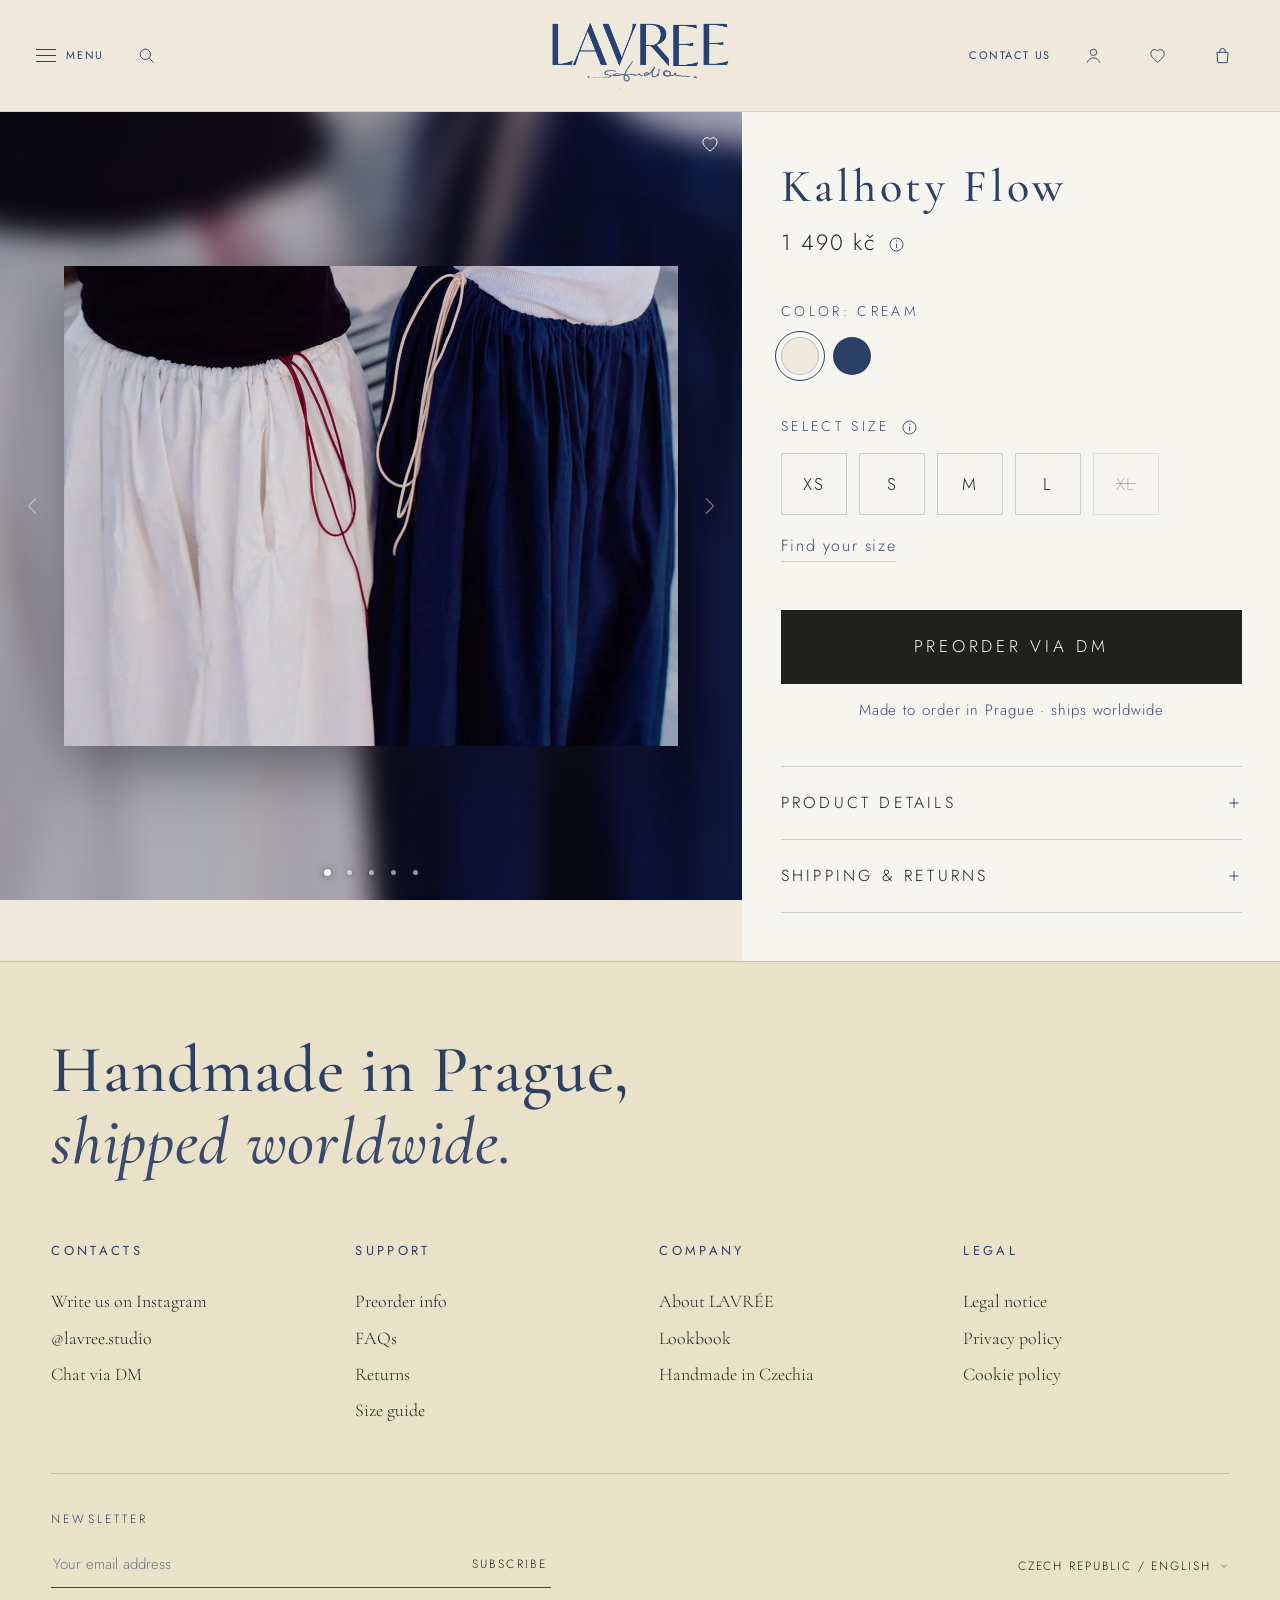
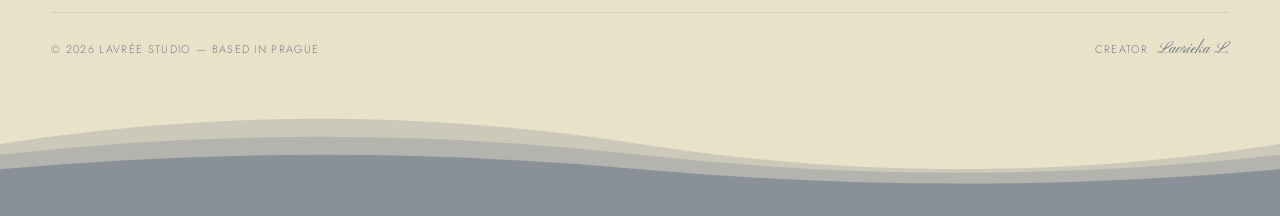
<file: product.html>
<!DOCTYPE html>
<html lang="en">
<head>
  <meta charset="UTF-8">
  <meta name="viewport" content="width=device-width, initial-scale=1.0">
  <title>Product — LAVREE</title>
  <meta name="description" content="Handmade piece by LAVRÉE studio, Prague. Preorder via Instagram DM.">
  <link rel="canonical" href="https://lavreestudio.com/product.html">
  <link rel="icon" type="image/png" sizes="32x32" href="photo/meta/favicon-32.png">
  <link rel="apple-touch-icon" sizes="180x180" href="photo/meta/apple-touch-icon.png">
  <meta property="og:type" content="website">
  <meta property="og:site_name" content="LAVRÉE studio">
  <meta property="og:locale" content="en_GB">
  <meta property="og:title" content="Product — LAVREE">
  <meta property="og:description" content="Handmade piece by LAVRÉE studio, Prague. Preorder via Instagram DM.">
  <meta property="og:url" content="https://lavreestudio.com/product.html">
  <meta property="og:image" content="https://lavreestudio.com/photo/meta/og-image.jpg">
  <meta property="og:image:width" content="1200">
  <meta property="og:image:height" content="630">
  <meta property="og:image:alt" content="LAVRÉE studio">
  <meta name="twitter:card" content="summary_large_image">
  <link rel="preconnect" href="https://fonts.googleapis.com">
  <link rel="preconnect" href="https://fonts.gstatic.com" crossorigin>
  <link href="https://fonts.googleapis.com/css2?family=Cormorant+Garamond:ital,wght@0,400;0,500;0,600;1,500&family=Jost:wght@300;400;500&family=Pinyon+Script&display=swap" rel="stylesheet">
  <link rel="stylesheet" href="css/styles.css">
</head>
<body>

  <main class="pdp" data-pdp>
    <div class="pdp-gallery">
      <div class="pdp-gallery__dots" data-pdp-dots aria-label="Gallery navigation"></div>
      <button class="pdp-wish" data-pdp-wish aria-label="Add to wishlist"></button>
      <button class="pdp-nav pdp-nav--prev" data-pdp-prev aria-label="Previous photo">
        <svg viewBox="0 0 24 24" aria-hidden="true"><polyline points="15 4 7 12 15 20"/></svg>
      </button>
      <button class="pdp-nav pdp-nav--next" data-pdp-next aria-label="Next photo">
        <svg viewBox="0 0 24 24" aria-hidden="true"><polyline points="9 4 17 12 9 20"/></svg>
      </button>
      <div class="pdp-gallery__stack" data-pdp-stack></div>
    </div>

    <div class="pdp-panel-wrap">
      <div class="pdp-panel">
        <h1 data-pdp-name>—</h1>
        <p class="pdp-price"><span data-pdp-price></span><span class="info-tip">
          <button type="button" class="info-tip__btn" aria-label="Payment &amp; delivery info" aria-expanded="false" data-info-tip>
            <svg viewBox="0 0 24 24" aria-hidden="true"><circle cx="12" cy="12" r="9.2"/><line x1="12" y1="10.6" x2="12" y2="17"/><circle cx="12" cy="7.2" r="0.95" fill="currentColor" stroke="none"/></svg>
          </button>
          <span class="info-tip__pop" role="tooltip">
            <span class="info-tip__title">Platba</span>
            <span class="info-tip__body">Všechny produkty šijeme individuálně na objednávku, proto je platba hrazena v plné výši při vytvoření objednávky.</span>
            <span class="info-tip__title info-tip__title--gap">Doručení</span>
            <span class="info-tip__body">Česká republika: Zásilkovna, PPL nebo Balíkovna. Praha: možnost osobního předání za 70 Kč. Evropa: zasíláme do všech evropských zemí. Společně vybereme nejvhodnější způsob dopravy. Poštovné vždy hradí zákazník.</span>
          </span>
        </span></p>

        <div class="pdp-row">
          <p class="pdp-row__label">Color: <span data-pdp-colorname></span></p>
          <div class="pdp-swatches" data-pdp-swatches role="radiogroup" aria-label="Color"></div>
        </div>

        <div class="pdp-row">
          <p class="pdp-row__label">Select size<span class="info-tip">
            <button type="button" class="info-tip__btn" aria-label="Size guide" aria-expanded="false" data-info-tip>
              <svg viewBox="0 0 24 24" aria-hidden="true"><circle cx="12" cy="12" r="9.2"/><line x1="12" y1="10.6" x2="12" y2="17"/><circle cx="12" cy="7.2" r="0.95" fill="currentColor" stroke="none"/></svg>
            </button>
            <span class="info-tip__pop" role="tooltip">
              <span class="info-tip__title">Jak vybrat správnou velikost?</span>
              <span class="info-tip__body">Při objednávce si vyžádáme vaši výšku a obvod pasu a boků. Díky promyšlenému střihu a nastavitelnému pasu naše kalhoty i kraťasy skvěle padnou různým typům postavy.</span>
            </span>
          </span></p>
          <div class="pdp-sizes" data-pdp-sizes role="radiogroup" aria-label="Size"></div>
          <a class="pdp-findsize" href="about.html">Find your size</a>
        </div>

        <button class="pdp-cta" data-pdp-preorder>Preorder via DM</button>
        <p class="pdp-note">Made to order in Prague · ships worldwide</p>

        <div class="accordion">
          <div class="accordion__item">
            <button class="accordion__trigger" aria-expanded="false" data-accordion>
              Product details
              <svg viewBox="0 0 24 24" aria-hidden="true"><line x1="12" y1="5" x2="12" y2="19"/><line x1="5" y1="12" x2="19" y2="12"/></svg>
            </button>
            <div class="accordion__content"><p data-pdp-details></p></div>
          </div>
          <div class="accordion__item">
            <button class="accordion__trigger" aria-expanded="false" data-accordion>
              Shipping &amp; Returns
              <svg viewBox="0 0 24 24" aria-hidden="true"><line x1="12" y1="5" x2="12" y2="19"/><line x1="5" y1="12" x2="19" y2="12"/></svg>
            </button>
            <div class="accordion__content"><p>
              Worldwide shipping from Prague, Czech Republic. Preorders are sewn within
              2–3 weeks, then shipped with tracking. As every piece is made to order,
              returns are accepted for sizing issues within 14 days — message us on
              Instagram and we will arrange an exchange.
            </p></div>
          </div>
        </div>
      </div>
    </div>
  </main>

  <div data-footer></div>

  <script src="js/data.js"></script>
  <script src="js/main.js"></script>
  <script src="js/pdp.js"></script>
</body>
</html>
</file>
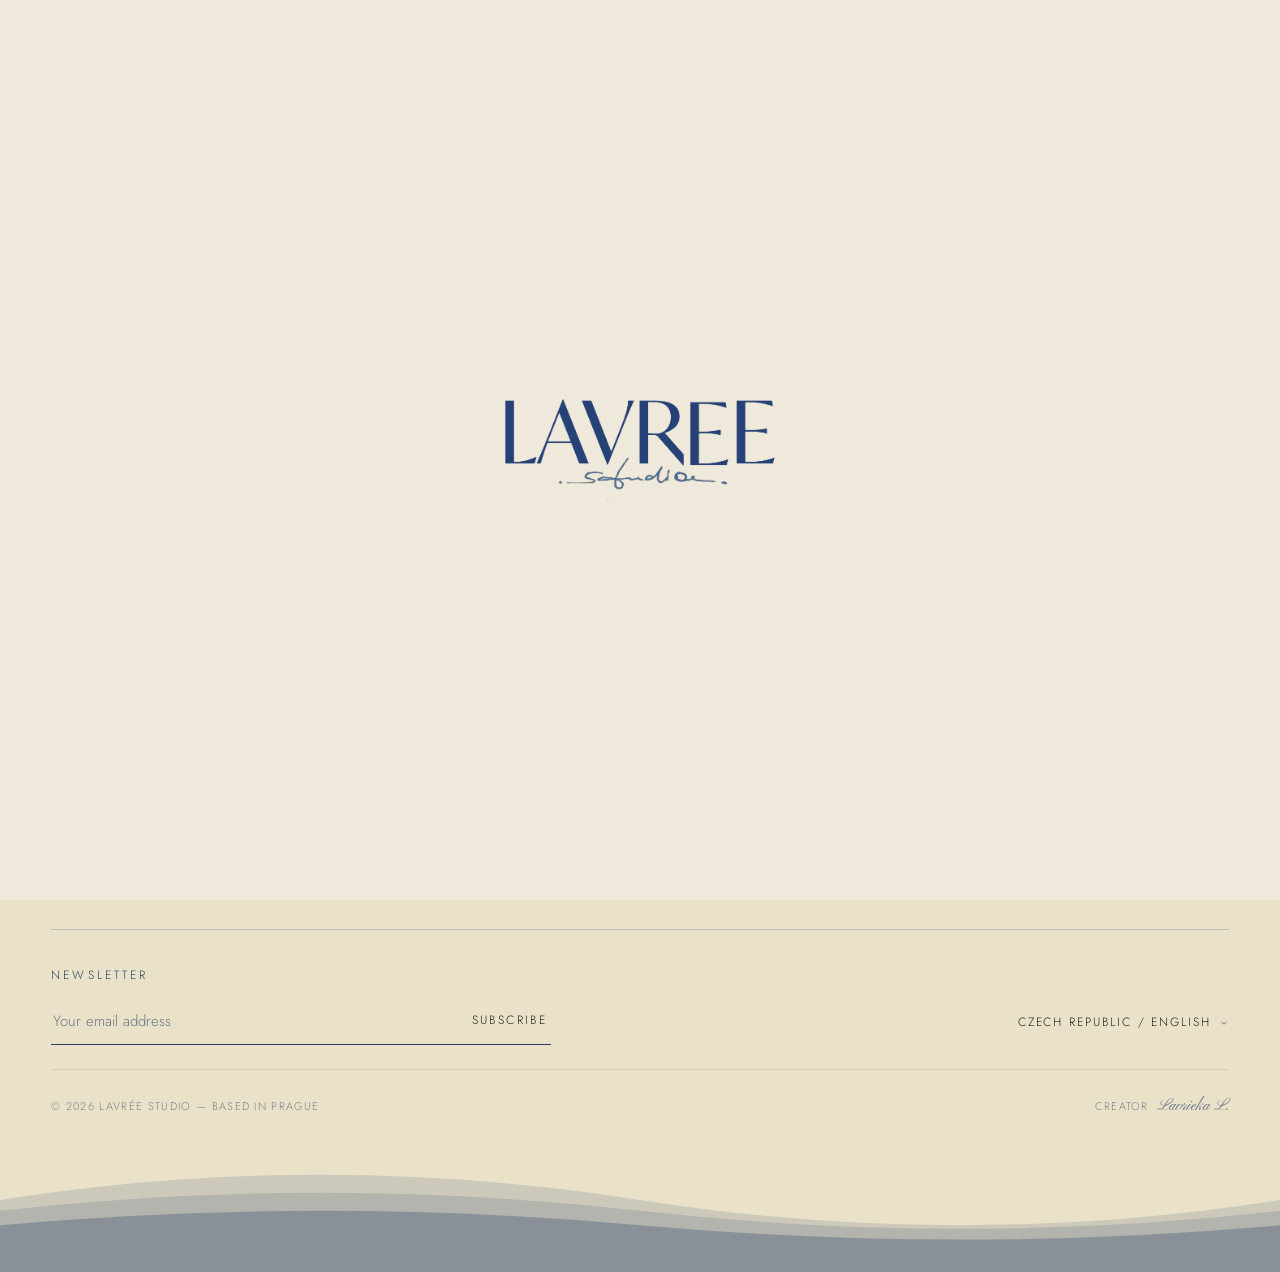
<file: saty-sukne.html>
<!DOCTYPE html>
<html lang="en">
<head>
  <meta charset="UTF-8">
  <meta name="viewport" content="width=device-width, initial-scale=1.0">
  <title>Šaty & Sukně — LAVREE</title>
  <meta name="description" content="Šaty & Sukně by LAVRÉE studio. Handmade in Prague, preorder via Instagram, worldwide shipping.">
  <link rel="canonical" href="https://lavreestudio.com/saty-sukne.html">
  <link rel="icon" type="image/png" sizes="32x32" href="photo/meta/favicon-32.png">
  <link rel="apple-touch-icon" sizes="180x180" href="photo/meta/apple-touch-icon.png">
  <meta property="og:type" content="website">
  <meta property="og:site_name" content="LAVRÉE studio">
  <meta property="og:locale" content="en_GB">
  <meta property="og:title" content="Šaty & Sukně — LAVREE">
  <meta property="og:description" content="Šaty & Sukně by LAVRÉE studio. Handmade in Prague, preorder via Instagram, worldwide shipping.">
  <meta property="og:url" content="https://lavreestudio.com/saty-sukne.html">
  <meta property="og:image" content="https://lavreestudio.com/photo/meta/og-image.jpg">
  <meta property="og:image:width" content="1200">
  <meta property="og:image:height" content="630">
  <meta property="og:image:alt" content="LAVRÉE studio">
  <meta name="twitter:card" content="summary_large_image">
  <link rel="preconnect" href="https://fonts.googleapis.com">
  <link rel="preconnect" href="https://fonts.gstatic.com" crossorigin>
  <link href="https://fonts.googleapis.com/css2?family=Cormorant+Garamond:ital,wght@0,400;0,500;0,600;1,500&family=Jost:wght@300;400;500&family=Pinyon+Script&display=swap" rel="stylesheet">
  <link rel="stylesheet" href="css/styles.css">
</head>
<body>

  <main data-plp="saty-sukne" style="padding-top:var(--header-h-tall)">
    <div class="plp-subheader">
      <div class="plp-subheader__left">
        <h1 class="plp-title">Šaty &amp; Sukně</h1>
        <nav class="plp-subs" data-plp-subs aria-label="Subcategories"></nav>
      </div>
      <div class="plp-tools">
        <button data-panel-toggle="filters" aria-expanded="false">Filters</button>
        <button data-panel-toggle="sort" aria-expanded="false">Sort by: Suggested</button>
      </div>
    </div>

    <div class="plp-panel" data-panel="filters">
      <div class="plp-panel__inner">
        <div class="plp-panel__group">
          <h4>Color</h4>
          <label><input type="checkbox"> Cream</label>
          <label><input type="checkbox"> Navy</label>
          <label><input type="checkbox"> Black</label>
        </div>
        <div class="plp-panel__group">
          <h4>Size</h4>
          <label><input type="checkbox"> XS – S</label>
          <label><input type="checkbox"> M – L</label>
          <label><input type="checkbox"> XL</label>
        </div>
        <div class="plp-panel__group">
          <h4>Price</h4>
          <label><input type="checkbox"> Under 1 000 kč</label>
          <label><input type="checkbox"> 1 000 – 1 400 kč</label>
          <label><input type="checkbox"> Over 1 400 kč</label>
        </div>
      </div>
    </div>
    <div class="plp-panel" data-panel="sort">
      <div class="plp-panel__inner">
        <div class="plp-panel__group">
          <h4>Sort by</h4>
          <label><input type="radio" name="sort" checked> Suggested</label>
          <label><input type="radio" name="sort"> Price, low to high</label>
          <label><input type="radio" name="sort"> Price, high to low</label>
          <label><input type="radio" name="sort"> Newest</label>
        </div>
      </div>
    </div>

    <section class="plp-grid" data-plp-grid aria-label="Products"></section>
  </main>

  <div data-footer></div>

  <script src="js/data.js"></script>
  <script src="js/main.js"></script>
  <script src="js/plp.js"></script>
</body>
</html>
</file>
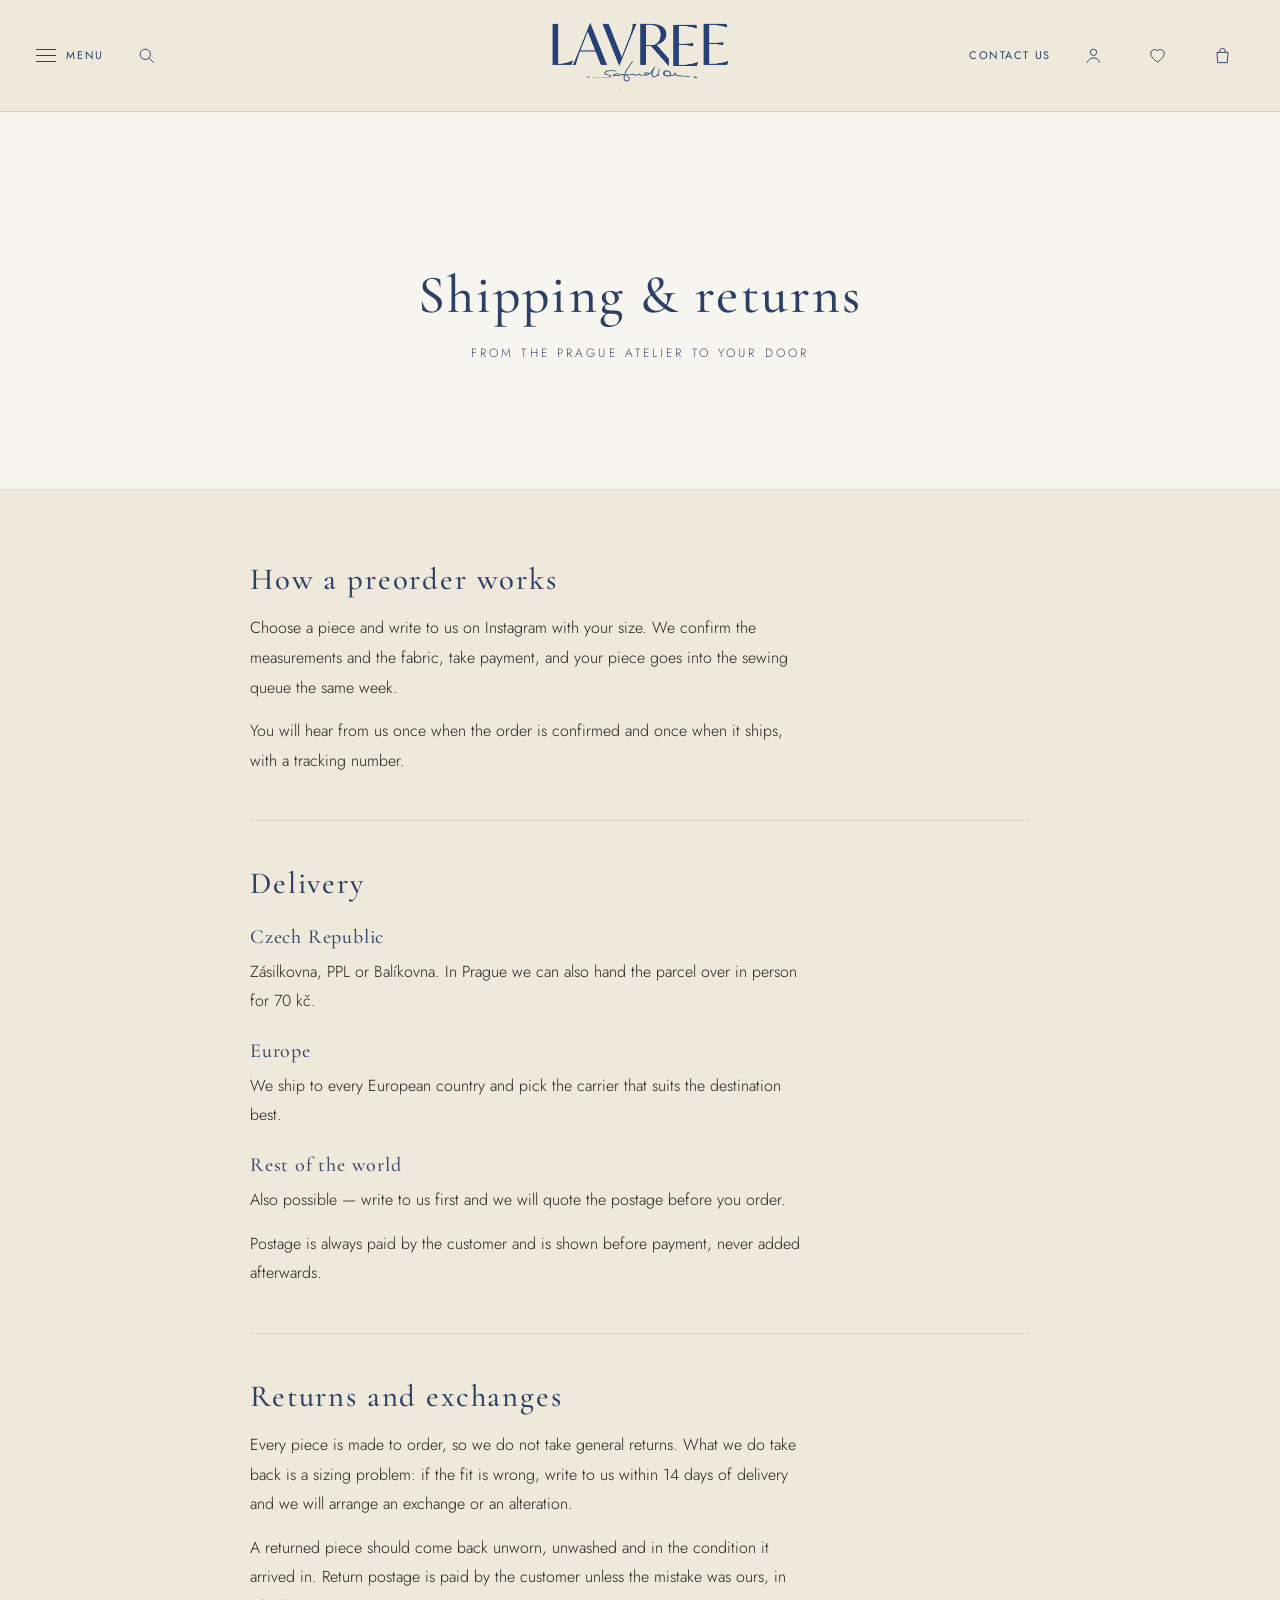
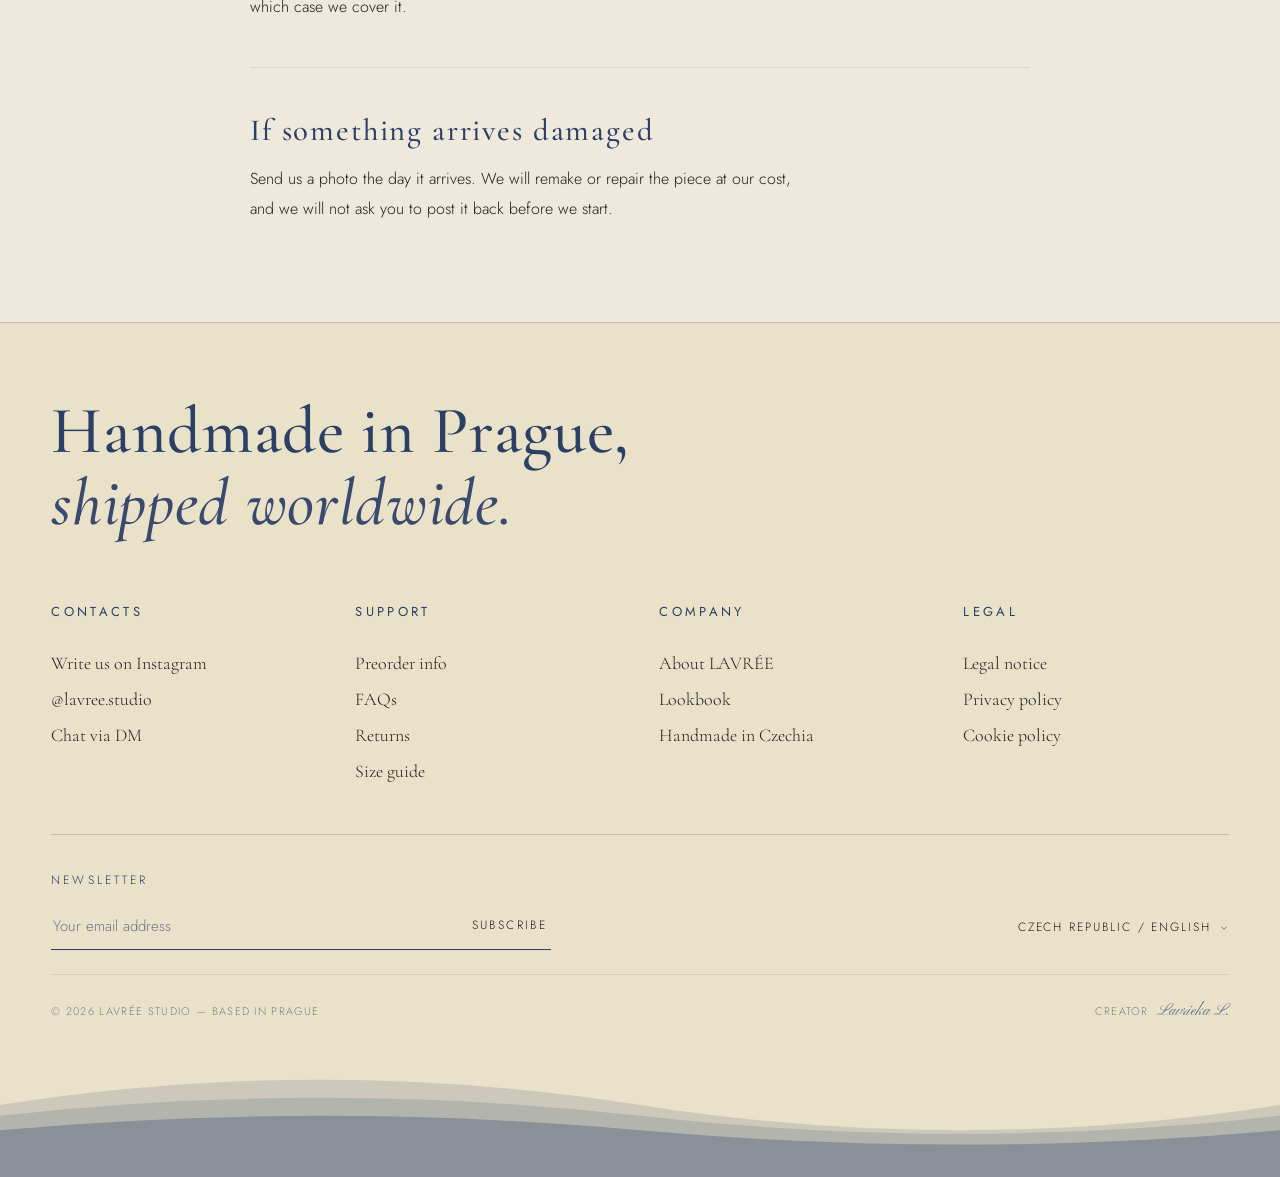
<file: shipping-returns.html>
<!DOCTYPE html>
<html lang="en">
<head>
  <meta charset="UTF-8">
  <meta name="viewport" content="width=device-width, initial-scale=1.0">
  <title>Shipping &amp; Returns — LAVREE</title>
  <meta name="description" content="How LAVRÉE studio preorders are confirmed, sewn and shipped from Prague, and how returns and exchanges work.">
  <link rel="canonical" href="https://lavreestudio.com/shipping-returns.html">
  <link rel="icon" type="image/png" sizes="32x32" href="photo/meta/favicon-32.png">
  <link rel="apple-touch-icon" sizes="180x180" href="photo/meta/apple-touch-icon.png">
  <meta property="og:type" content="website">
  <meta property="og:site_name" content="LAVRÉE studio">
  <meta property="og:locale" content="en_GB">
  <meta property="og:title" content="Shipping &amp; Returns — LAVREE">
  <meta property="og:description" content="How LAVRÉE studio preorders are confirmed, sewn and shipped from Prague, and how returns and exchanges work.">
  <meta property="og:url" content="https://lavreestudio.com/shipping-returns.html">
  <meta property="og:image" content="https://lavreestudio.com/photo/meta/og-image.jpg">
  <meta property="og:image:width" content="1200">
  <meta property="og:image:height" content="630">
  <meta property="og:image:alt" content="LAVRÉE studio">
  <meta name="twitter:card" content="summary_large_image">
  <link rel="preconnect" href="https://fonts.googleapis.com">
  <link rel="preconnect" href="https://fonts.gstatic.com" crossorigin>
  <link href="https://fonts.googleapis.com/css2?family=Cormorant+Garamond:ital,wght@0,400;0,500;0,600;1,500&family=Jost:wght@300;400;500&family=Pinyon+Script&display=swap" rel="stylesheet">
  <link rel="stylesheet" href="css/styles.css">
</head>
<body>

  <main class="doc">
    <section class="doc-hero">
      <h1 class="reveal">Shipping &amp; returns</h1>
      <p class="doc-hero__sub reveal" data-delay="1">From the Prague atelier to your door</p>
    </section>

    <div class="doc-body">
      <section class="doc-block reveal" id="preorder">
        <h2>How a preorder works</h2>
        <p>
          Choose a piece and write to us on Instagram with your size. We confirm
          the measurements and the fabric, take payment, and your piece goes into
          the sewing queue the same week.
        </p>
        <p>
          You will hear from us once when the order is confirmed and once when it
          ships, with a tracking number.
        </p>
      </section>

      <section class="doc-block reveal" id="delivery">
        <h2>Delivery</h2>
        <h3>Czech Republic</h3>
        <p>Zásilkovna, PPL or Balíkovna. In Prague we can also hand the parcel over in person for 70 kč.</p>
        <h3>Europe</h3>
        <p>We ship to every European country and pick the carrier that suits the destination best.</p>
        <h3>Rest of the world</h3>
        <p>Also possible — write to us first and we will quote the postage before you order.</p>
        <p>Postage is always paid by the customer and is shown before payment, never added afterwards.</p>
      </section>

      <section class="doc-block reveal" id="returns">
        <h2>Returns and exchanges</h2>
        <p>
          Every piece is made to order, so we do not take general returns. What we
          do take back is a sizing problem: if the fit is wrong, write to us within
          14 days of delivery and we will arrange an exchange or an alteration.
        </p>
        <p>
          A returned piece should come back unworn, unwashed and in the condition
          it arrived in. Return postage is paid by the customer unless the mistake
          was ours, in which case we cover it.
        </p>
      </section>

      <section class="doc-block reveal" id="damaged">
        <h2>If something arrives damaged</h2>
        <p>
          Send us a photo the day it arrives. We will remake or repair the piece at
          our cost, and we will not ask you to post it back before we start.
        </p>
      </section>
    </div>
  </main>

  <div data-footer></div>

  <script src="js/data.js"></script>
  <script src="js/main.js"></script>
</body>
</html>
</file>
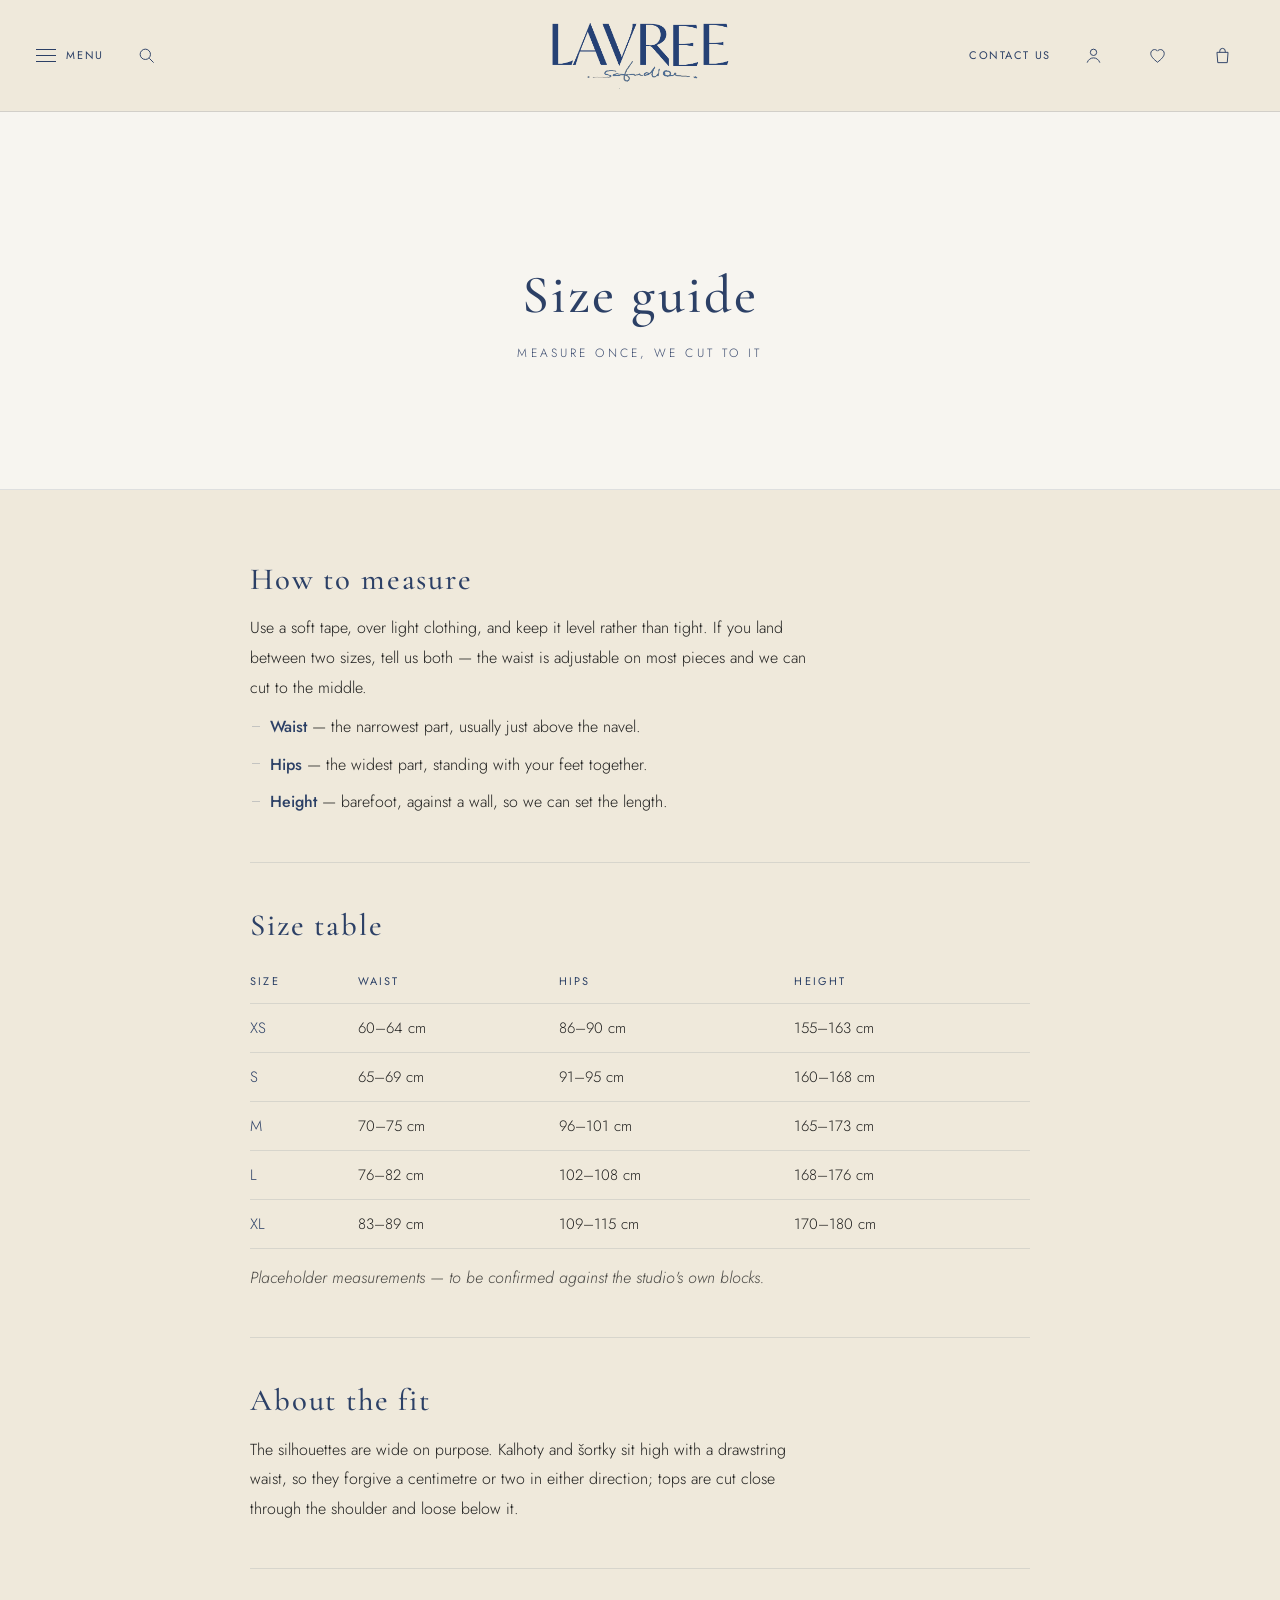
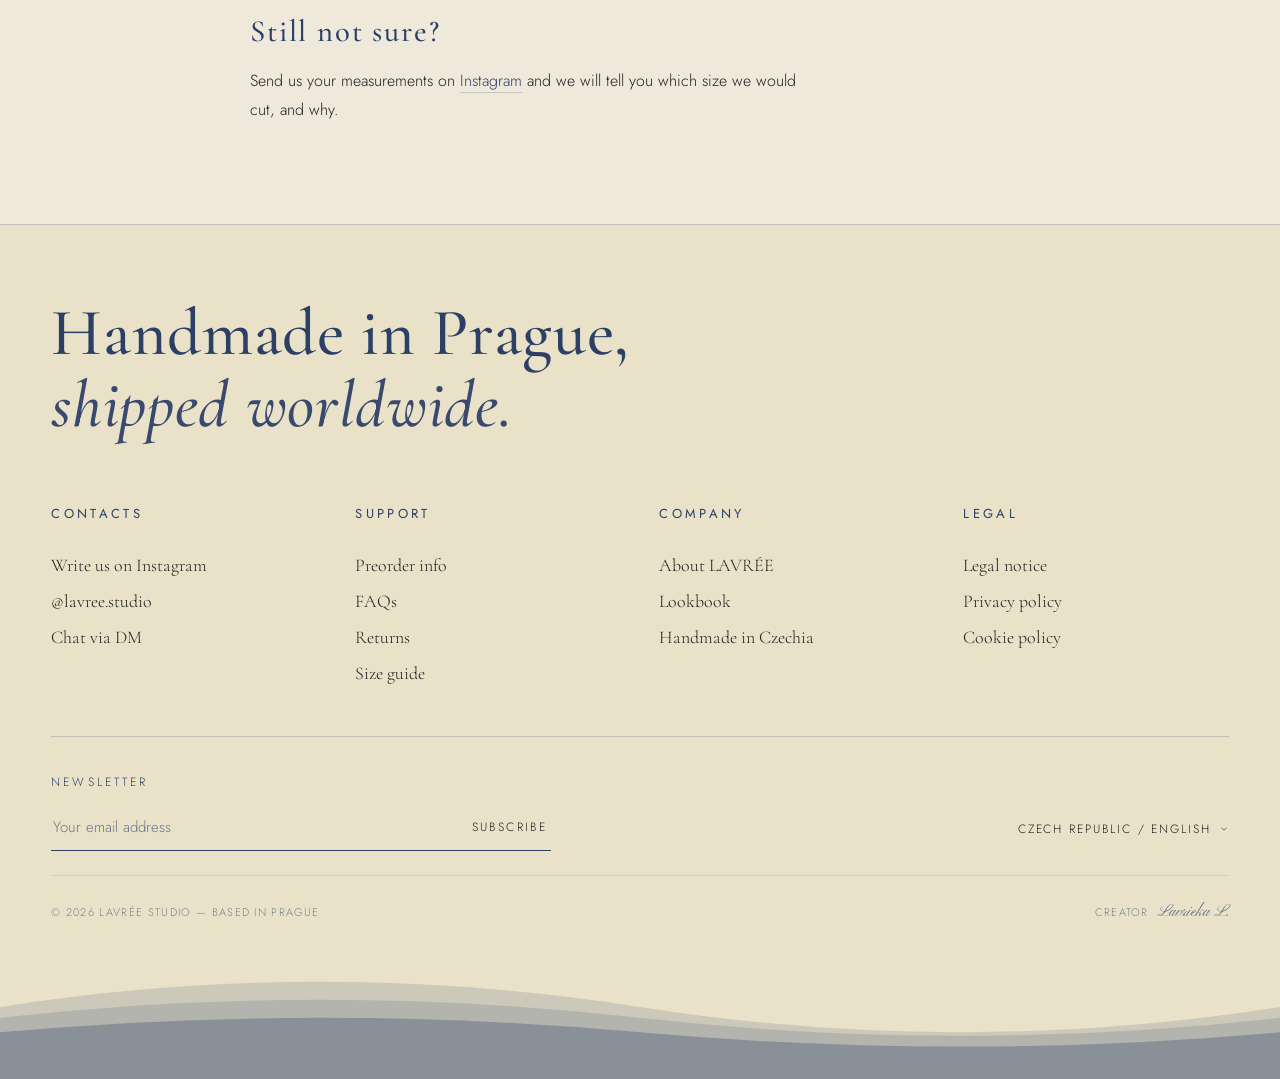
<file: size-guide.html>
<!DOCTYPE html>
<html lang="en">
<head>
  <meta charset="UTF-8">
  <meta name="viewport" content="width=device-width, initial-scale=1.0">
  <title>Size guide — LAVREE</title>
  <meta name="description" content="How to measure for LAVRÉE studio pieces, with the size table for kalhoty, šortky and tops handmade in Prague.">
  <link rel="canonical" href="https://lavreestudio.com/size-guide.html">
  <link rel="icon" type="image/png" sizes="32x32" href="photo/meta/favicon-32.png">
  <link rel="apple-touch-icon" sizes="180x180" href="photo/meta/apple-touch-icon.png">
  <meta property="og:type" content="website">
  <meta property="og:site_name" content="LAVRÉE studio">
  <meta property="og:locale" content="en_GB">
  <meta property="og:title" content="Size guide — LAVREE">
  <meta property="og:description" content="How to measure for LAVRÉE studio pieces, with the size table for kalhoty, šortky and tops handmade in Prague.">
  <meta property="og:url" content="https://lavreestudio.com/size-guide.html">
  <meta property="og:image" content="https://lavreestudio.com/photo/meta/og-image.jpg">
  <meta property="og:image:width" content="1200">
  <meta property="og:image:height" content="630">
  <meta property="og:image:alt" content="LAVRÉE studio">
  <meta name="twitter:card" content="summary_large_image">
  <link rel="preconnect" href="https://fonts.googleapis.com">
  <link rel="preconnect" href="https://fonts.gstatic.com" crossorigin>
  <link href="https://fonts.googleapis.com/css2?family=Cormorant+Garamond:ital,wght@0,400;0,500;0,600;1,500&family=Jost:wght@300;400;500&family=Pinyon+Script&display=swap" rel="stylesheet">
  <link rel="stylesheet" href="css/styles.css">
</head>
<body>

  <main class="doc">
    <section class="doc-hero">
      <h1 class="reveal">Size guide</h1>
      <p class="doc-hero__sub reveal" data-delay="1">Measure once, we cut to it</p>
    </section>

    <div class="doc-body">
      <section class="doc-block reveal" id="measure">
        <h2>How to measure</h2>
        <p>
          Use a soft tape, over light clothing, and keep it level rather than tight.
          If you land between two sizes, tell us both — the waist is adjustable on
          most pieces and we can cut to the middle.
        </p>
        <ul>
          <li><strong>Waist</strong> — the narrowest part, usually just above the navel.</li>
          <li><strong>Hips</strong> — the widest part, standing with your feet together.</li>
          <li><strong>Height</strong> — barefoot, against a wall, so we can set the length.</li>
        </ul>
      </section>

      <section class="doc-block reveal" id="table">
        <h2>Size table</h2>
        <div class="doc-table-wrap">
          <table class="doc-table">
            <thead>
              <tr><th>Size</th><th>Waist</th><th>Hips</th><th>Height</th></tr>
            </thead>
            <tbody>
              <tr><td>XS</td><td>60–64 cm</td><td>86–90 cm</td><td>155–163 cm</td></tr>
              <tr><td>S</td><td>65–69 cm</td><td>91–95 cm</td><td>160–168 cm</td></tr>
              <tr><td>M</td><td>70–75 cm</td><td>96–101 cm</td><td>165–173 cm</td></tr>
              <tr><td>L</td><td>76–82 cm</td><td>102–108 cm</td><td>168–176 cm</td></tr>
              <tr><td>XL</td><td>83–89 cm</td><td>109–115 cm</td><td>170–180 cm</td></tr>
            </tbody>
          </table>
        </div>
        <p class="doc-note">Placeholder measurements — to be confirmed against the studio's own blocks.</p>
      </section>

      <section class="doc-block reveal" id="fit">
        <h2>About the fit</h2>
        <p>
          The silhouettes are wide on purpose. Kalhoty and šortky sit high with a
          drawstring waist, so they forgive a centimetre or two in either
          direction; tops are cut close through the shoulder and loose below it.
        </p>
      </section>

      <section class="doc-block reveal" id="unsure">
        <h2>Still not sure?</h2>
        <p>
          Send us your measurements on
          <a class="doc-link" href="https://www.instagram.com/lavree.studio/" target="_blank" rel="noopener">Instagram</a>
          and we will tell you which size we would cut, and why.
        </p>
      </section>
    </div>
  </main>

  <div data-footer></div>

  <script src="js/data.js"></script>
  <script src="js/main.js"></script>
</body>
</html>
</file>
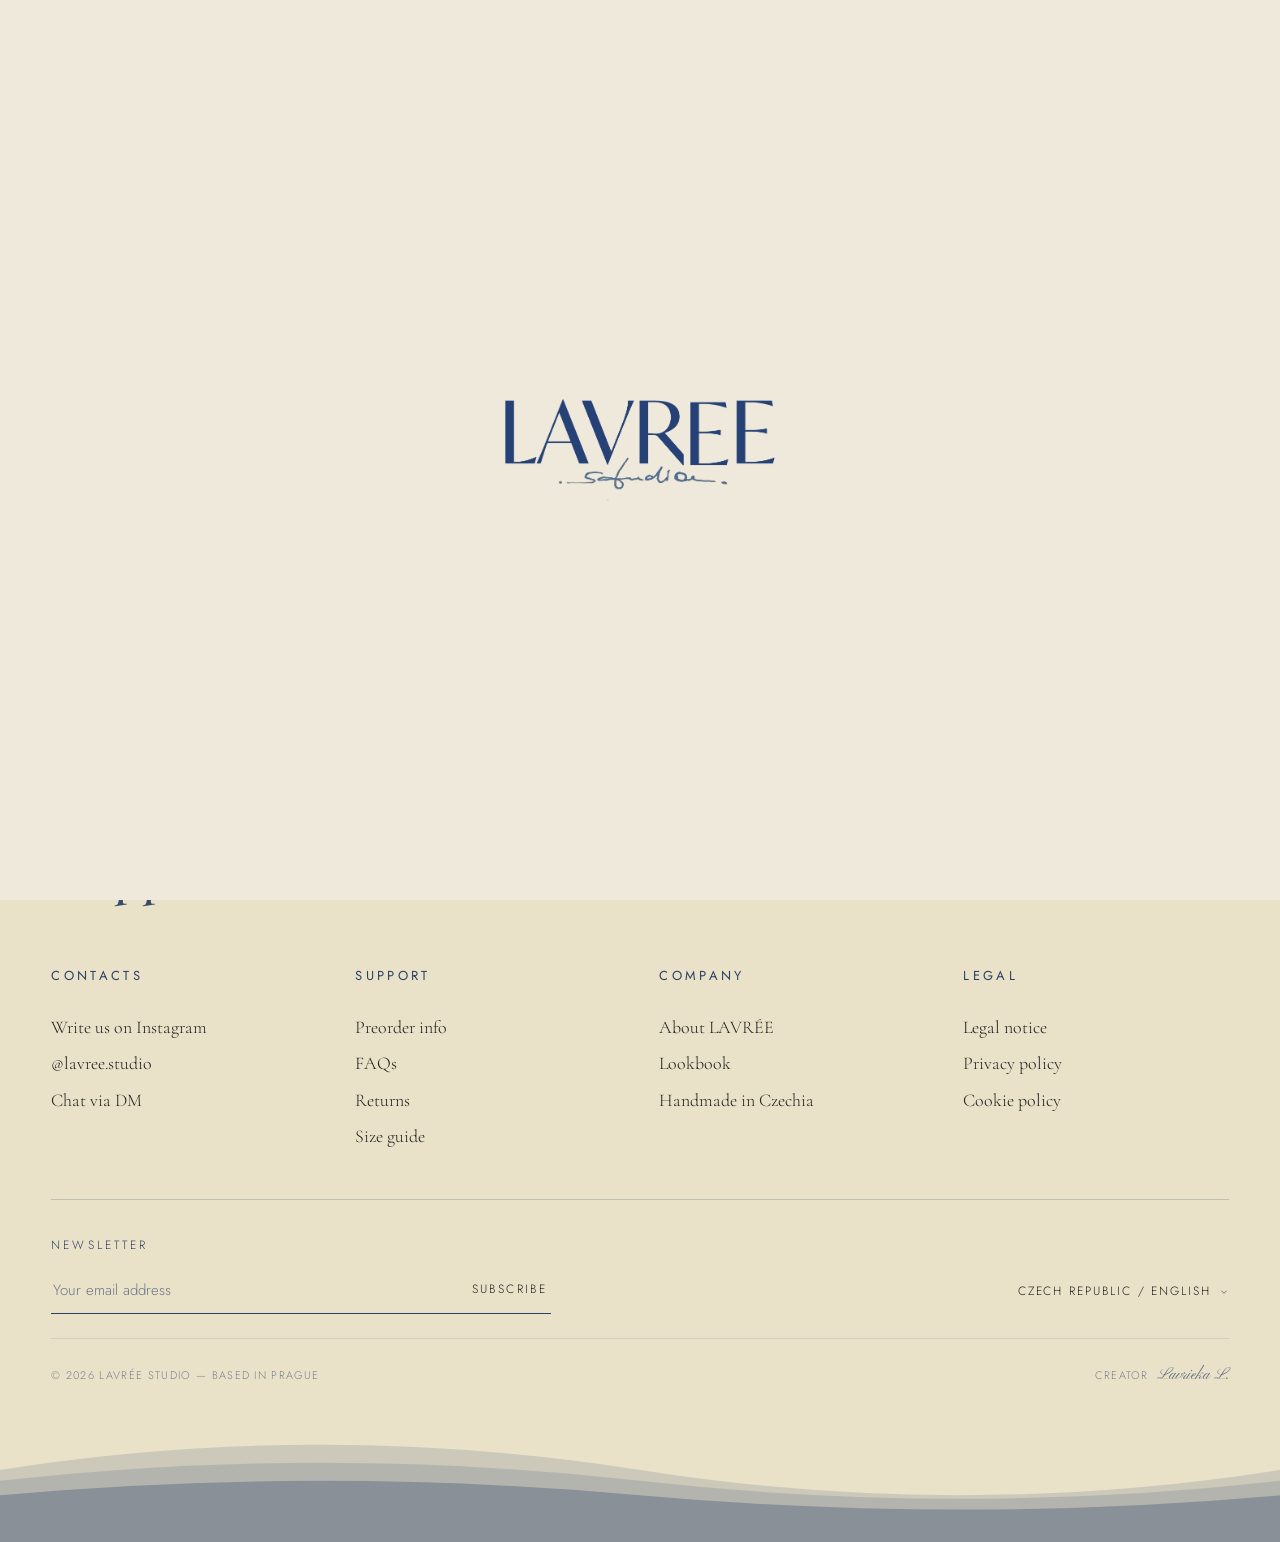
<file: sortky.html>
<!DOCTYPE html>
<html lang="en">
<head>
  <meta charset="UTF-8">
  <meta name="viewport" content="width=device-width, initial-scale=1.0">
  <title>Šortky — LAVREE</title>
  <meta name="description" content="Šortky by LAVRÉE studio. Handmade in Prague, preorder via Instagram, worldwide shipping.">
  <link rel="canonical" href="https://lavreestudio.com/sortky.html">
  <link rel="icon" type="image/png" sizes="32x32" href="photo/meta/favicon-32.png">
  <link rel="apple-touch-icon" sizes="180x180" href="photo/meta/apple-touch-icon.png">
  <meta property="og:type" content="website">
  <meta property="og:site_name" content="LAVRÉE studio">
  <meta property="og:locale" content="en_GB">
  <meta property="og:title" content="Šortky — LAVREE">
  <meta property="og:description" content="Šortky by LAVRÉE studio. Handmade in Prague, preorder via Instagram, worldwide shipping.">
  <meta property="og:url" content="https://lavreestudio.com/sortky.html">
  <meta property="og:image" content="https://lavreestudio.com/photo/meta/og-image.jpg">
  <meta property="og:image:width" content="1200">
  <meta property="og:image:height" content="630">
  <meta property="og:image:alt" content="LAVRÉE studio">
  <meta name="twitter:card" content="summary_large_image">
  <link rel="preconnect" href="https://fonts.googleapis.com">
  <link rel="preconnect" href="https://fonts.gstatic.com" crossorigin>
  <link href="https://fonts.googleapis.com/css2?family=Cormorant+Garamond:ital,wght@0,400;0,500;0,600;1,500&family=Jost:wght@300;400;500&family=Pinyon+Script&display=swap" rel="stylesheet">
  <link rel="stylesheet" href="css/styles.css">
</head>
<body>

  <main data-plp="sortky" style="padding-top:var(--header-h-tall)">
    <div class="plp-subheader">
      <div class="plp-subheader__left">
        <h1 class="plp-title">Šortky</h1>
        <nav class="plp-subs" data-plp-subs aria-label="Subcategories"></nav>
      </div>
      <div class="plp-tools">
        <button data-panel-toggle="filters" aria-expanded="false">Filters</button>
        <button data-panel-toggle="sort" aria-expanded="false">Sort by: Suggested</button>
      </div>
    </div>

    <div class="plp-panel" data-panel="filters">
      <div class="plp-panel__inner">
        <div class="plp-panel__group">
          <h4>Color</h4>
          <label><input type="checkbox"> Cream</label>
          <label><input type="checkbox"> Navy</label>
          <label><input type="checkbox"> Black</label>
        </div>
        <div class="plp-panel__group">
          <h4>Size</h4>
          <label><input type="checkbox"> XS – S</label>
          <label><input type="checkbox"> M – L</label>
          <label><input type="checkbox"> XL</label>
        </div>
        <div class="plp-panel__group">
          <h4>Price</h4>
          <label><input type="checkbox"> Under 1 000 kč</label>
          <label><input type="checkbox"> 1 000 – 1 400 kč</label>
          <label><input type="checkbox"> Over 1 400 kč</label>
        </div>
      </div>
    </div>
    <div class="plp-panel" data-panel="sort">
      <div class="plp-panel__inner">
        <div class="plp-panel__group">
          <h4>Sort by</h4>
          <label><input type="radio" name="sort" checked> Suggested</label>
          <label><input type="radio" name="sort"> Price, low to high</label>
          <label><input type="radio" name="sort"> Price, high to low</label>
          <label><input type="radio" name="sort"> Newest</label>
        </div>
      </div>
    </div>

    <section class="plp-grid" data-plp-grid aria-label="Products"></section>
  </main>

  <div data-footer></div>

  <script src="js/data.js"></script>
  <script src="js/main.js"></script>
  <script src="js/plp.js"></script>
</body>
</html>
</file>
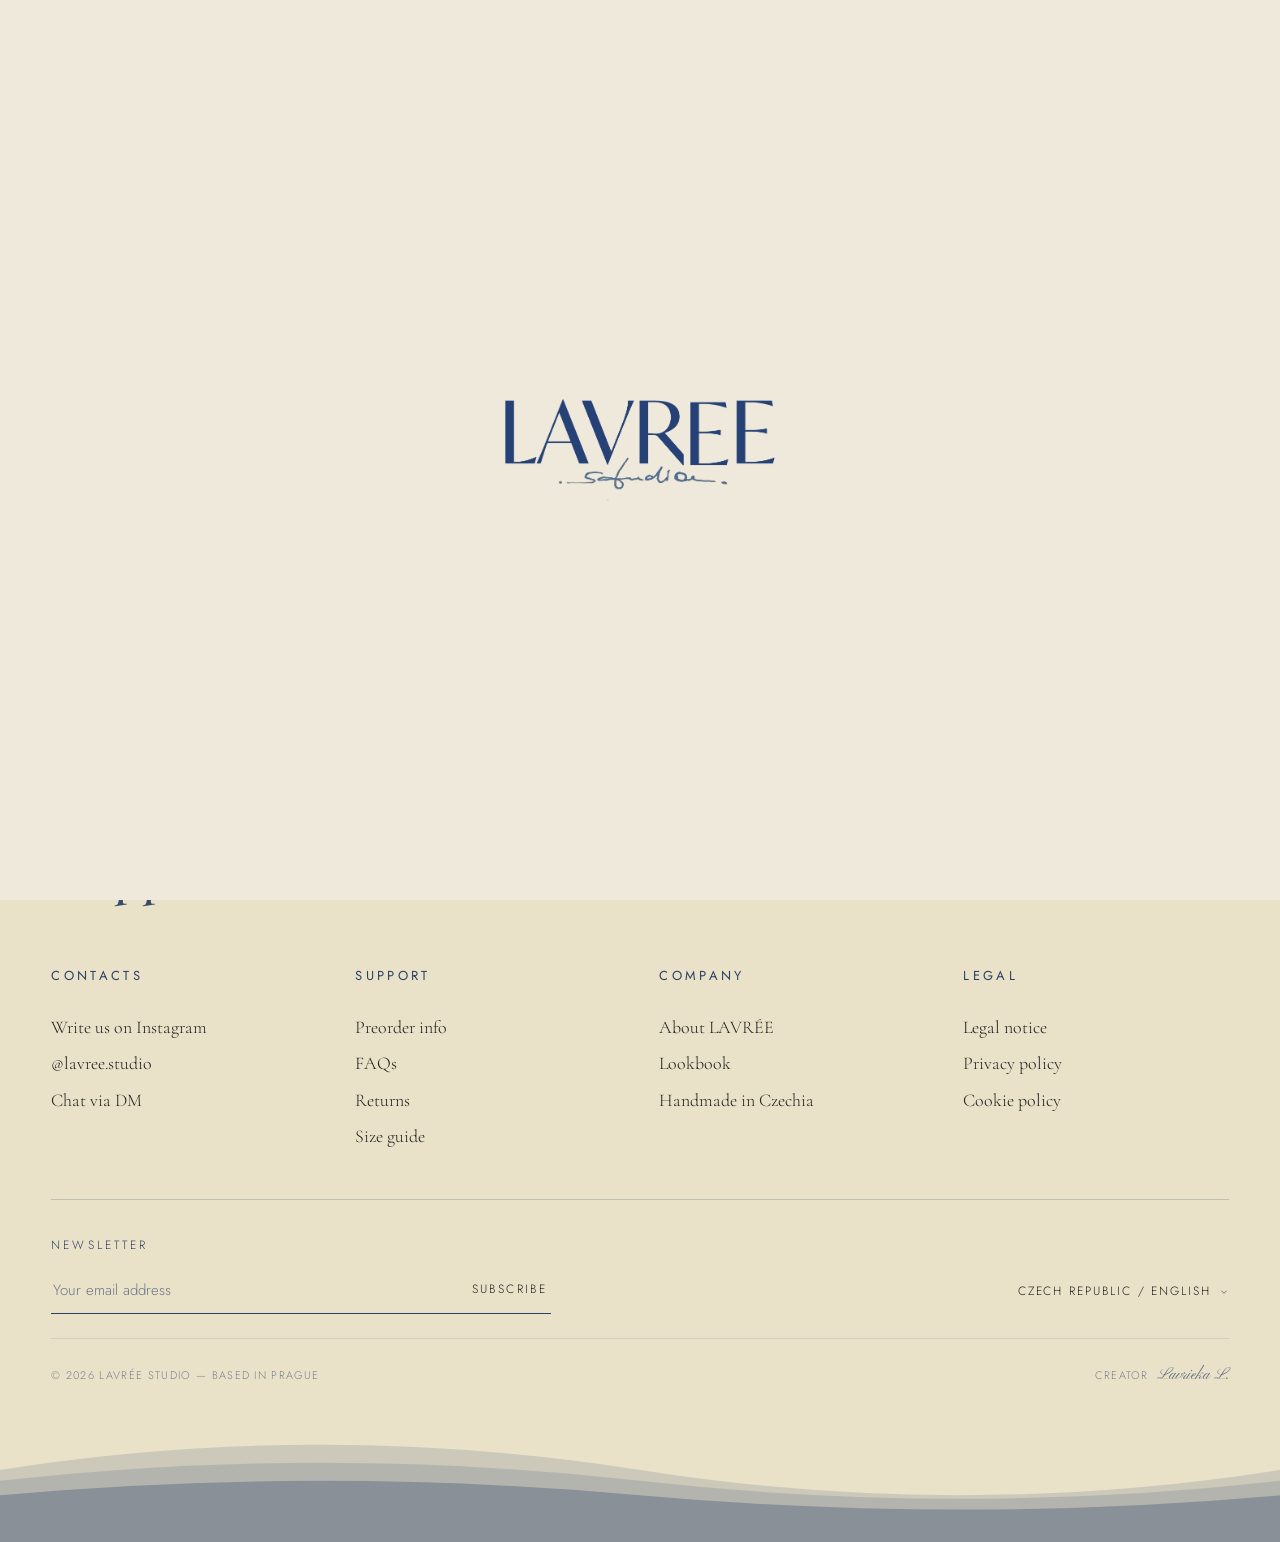
<file: topy.html>
<!DOCTYPE html>
<html lang="en">
<head>
  <meta charset="UTF-8">
  <meta name="viewport" content="width=device-width, initial-scale=1.0">
  <title>Topy — LAVREE</title>
  <meta name="description" content="Topy by LAVRÉE studio. Handmade in Prague, preorder via Instagram, worldwide shipping.">
  <link rel="canonical" href="https://lavreestudio.com/topy.html">
  <link rel="icon" type="image/png" sizes="32x32" href="photo/meta/favicon-32.png">
  <link rel="apple-touch-icon" sizes="180x180" href="photo/meta/apple-touch-icon.png">
  <meta property="og:type" content="website">
  <meta property="og:site_name" content="LAVRÉE studio">
  <meta property="og:locale" content="en_GB">
  <meta property="og:title" content="Topy — LAVREE">
  <meta property="og:description" content="Topy by LAVRÉE studio. Handmade in Prague, preorder via Instagram, worldwide shipping.">
  <meta property="og:url" content="https://lavreestudio.com/topy.html">
  <meta property="og:image" content="https://lavreestudio.com/photo/meta/og-image.jpg">
  <meta property="og:image:width" content="1200">
  <meta property="og:image:height" content="630">
  <meta property="og:image:alt" content="LAVRÉE studio">
  <meta name="twitter:card" content="summary_large_image">
  <link rel="preconnect" href="https://fonts.googleapis.com">
  <link rel="preconnect" href="https://fonts.gstatic.com" crossorigin>
  <link href="https://fonts.googleapis.com/css2?family=Cormorant+Garamond:ital,wght@0,400;0,500;0,600;1,500&family=Jost:wght@300;400;500&family=Pinyon+Script&display=swap" rel="stylesheet">
  <link rel="stylesheet" href="css/styles.css">
</head>
<body>

  <main data-plp="topy" style="padding-top:var(--header-h-tall)">
    <div class="plp-subheader">
      <div class="plp-subheader__left">
        <h1 class="plp-title">Topy</h1>
        <nav class="plp-subs" data-plp-subs aria-label="Subcategories"></nav>
      </div>
      <div class="plp-tools">
        <button data-panel-toggle="filters" aria-expanded="false">Filters</button>
        <button data-panel-toggle="sort" aria-expanded="false">Sort by: Suggested</button>
      </div>
    </div>

    <div class="plp-panel" data-panel="filters">
      <div class="plp-panel__inner">
        <div class="plp-panel__group">
          <h4>Color</h4>
          <label><input type="checkbox"> Cream</label>
          <label><input type="checkbox"> Navy</label>
          <label><input type="checkbox"> Black</label>
        </div>
        <div class="plp-panel__group">
          <h4>Size</h4>
          <label><input type="checkbox"> XS – S</label>
          <label><input type="checkbox"> M – L</label>
          <label><input type="checkbox"> XL</label>
        </div>
        <div class="plp-panel__group">
          <h4>Price</h4>
          <label><input type="checkbox"> Under 1 000 kč</label>
          <label><input type="checkbox"> 1 000 – 1 400 kč</label>
          <label><input type="checkbox"> Over 1 400 kč</label>
        </div>
      </div>
    </div>
    <div class="plp-panel" data-panel="sort">
      <div class="plp-panel__inner">
        <div class="plp-panel__group">
          <h4>Sort by</h4>
          <label><input type="radio" name="sort" checked> Suggested</label>
          <label><input type="radio" name="sort"> Price, low to high</label>
          <label><input type="radio" name="sort"> Price, high to low</label>
          <label><input type="radio" name="sort"> Newest</label>
        </div>
      </div>
    </div>

    <section class="plp-grid" data-plp-grid aria-label="Products"></section>
  </main>

  <div data-footer></div>

  <script src="js/data.js"></script>
  <script src="js/main.js"></script>
  <script src="js/plp.js"></script>
</body>
</html>
</file>
<file: css/styles.css>
/* ============================================================
   LAVRÉE studio — global stylesheet
   Palette: cream #EFE9DB · milk #F7F5F0 · vanilla #E9E2C9
            blue #2C4066 · indigo #3A4A6E · black #20201F
            bordeaux #8E3B3B (rare accent)
   ============================================================ */

:root {
  --cream: #EFE9DB;
  --milk: #F7F5F0;
  --vanilla: #E9E2C9;
  --blue: #2C4066;
  --indigo: #3A4A6E;
  --ink: #20201F;
  --bordeaux: #8E3B3B;

  --hairline: rgba(44, 64, 102, 0.22);
  --hairline-soft: rgba(44, 64, 102, 0.12);

  --font-serif: "Cormorant Garamond", "Playfair Display", Georgia, serif;
  --font-script: "Pinyon Script", cursive;
  --font-sans: "Jost", "Inter", "Segoe UI", Arial, sans-serif;

  /* header geometry: tall by default, compact after scroll. The logo keeps one
     rendered height and is compacted with a transform, so a scroll never makes
     the browser lay the bar out again. */
  --header-h-tall: 144px;
  --header-h-compact: 112px;
  --header-h: var(--header-h-tall);
  --logo-h: 90px;
  --logo-scale: 1;
  --logo-scale-compact: 0.78; /* 90px -> 70px */
  /* one curve (easeOutQuint) and one length for everything the scroll changes */
  --header-anim: 600ms cubic-bezier(0.22, 1, 0.36, 1);
  /* the fill under the cursor waits out a passing mouse before it starts */
  --header-fill-anim: 400ms ease;
  --header-fill-delay: 120ms;
  /* slide-to-slide recolor of header + search: long, soft cross-fade so the
     dark<->light change lags the section swap slightly and never jars */
  --header-color-fade: 700ms cubic-bezier(0.4, 0, 0.2, 1);
  --header-color-delay: 150ms;
  --header-border: rgba(44, 64, 102, 0.15);
  /* px, read by js: compact switches on past the first and off below the
     second, so a scroll resting near the edge cannot flip it back and forth */
  --header-compact-on: 80;
  --header-compact-off: 20;
  --header-ink: var(--blue);

  /* fullscreen slider timing (read by js) */
  --slide-dur: 1100ms;
  --slide-ease: cubic-bezier(0.65, 0, 0.35, 1);
  --slide-debounce: 200; /* ms after animation before next gesture */
  --slide-swipe: 50;     /* px, min touch swipe distance */

  --ease: cubic-bezier(0.25, 0.1, 0.25, 1);

  /* text pages (FAQ, shipping, size guide, legal) */
  --doc-measure: 860px;

  /* footer signature line */
  --footer-sign-gap: 24px;
  --footer-sign-size: 11px;
  --footer-sign-track: 0.12em;
  --footer-sign-name-size: 16px;
  --footer-sign-dim: 0.6;
  --footer-sign-name-dim: 0.75;
}

/* compact header state: js toggles .is-compact on body past the threshold */
body.is-compact {
  --header-h: var(--header-h-compact);
  --logo-scale: var(--logo-scale-compact);
}

/* Only the homepage's header changes size, because only there does it start
   over a photo. Every other page wears the compact bar from the first frame:
   the height, the logo and the fill are all settled before anything scrolls,
   so there is no transition left to play badly. */
body:not(.page-home) {
  /* --header-h is substituted where it is declared, so redefining only the
     tall value here would leave the resolved height at :root untouched */
  --header-h: var(--header-h-compact);
  --header-h-tall: var(--header-h-compact);
  --logo-scale: var(--logo-scale-compact);
}

/* Hovering changes the bar's colour only. It used to grow by 20% as well,
   which made the header twitch every time the cursor crossed it. */

* { margin: 0; padding: 0; box-sizing: border-box; }

html { scroll-behavior: smooth; }

body {
  font-family: var(--font-sans);
  font-weight: 300;
  font-size: 15px;
  line-height: 1.6;
  color: var(--ink);
  background: var(--cream);
  -webkit-font-smoothing: antialiased;
}

img { max-width: 100%; display: block; }

a { color: inherit; text-decoration: none; cursor: pointer; }
button { font: inherit; color: inherit; background: none; border: 0; cursor: pointer; }

a:focus-visible, button:focus-visible, input:focus-visible {
  outline: 1px solid var(--blue);
  outline-offset: 3px;
}

::selection { background: var(--blue); color: var(--cream); }

h1, h2, h3, .serif {
  font-family: var(--font-serif);
  font-weight: 500;
  color: var(--blue);
  line-height: 1.15;
}

.visually-hidden {
  position: absolute; width: 1px; height: 1px;
  overflow: hidden; clip: rect(0 0 0 0); white-space: nowrap;
}

/* Underline link animation */
.u-link {
  position: relative;
  display: inline-block;
  padding-bottom: 2px;
  letter-spacing: 0.14em;
  text-transform: uppercase;
  font-size: 11px;
  font-weight: 400;
}
.u-link::after {
  content: "";
  position: absolute; left: 0; bottom: 0;
  width: 100%; height: 1px;
  background: currentColor;
  transform-origin: right;
  transition: transform 0.35s var(--ease);
}
.u-link:hover::after { transform: scaleX(0); transform-origin: left; }
.u-link--grow::after { transform: scaleX(0); transform-origin: left; }
.u-link--grow:hover::after { transform: scaleX(1); }

/* ============================================================
   Header
   ============================================================ */

.site-header {
  position: fixed;
  top: 0; left: 0; right: 0;
  z-index: 100;
  height: var(--header-h);
  display: grid;
  grid-template-columns: 1fr auto 1fr;
  align-items: center;
  padding: 0 clamp(16px, 3vw, 36px);
  color: var(--header-ink);
  background: transparent;
  border-bottom: 1px solid transparent;
  transition: height var(--header-anim),
              background var(--header-fill-anim),
              color var(--header-fill-anim),
              border-color var(--header-fill-anim);
}
/* Compacting off the hero: the height on its own curve, the colours on the
   site's slower recolor so black does not become cream in one step. Safe to
   fade here because both ends are opaque — the bar over the hero is solid
   ink, so nothing of the page shows through it on the way across. */
body .site-header.header--compact {
  transition: height var(--header-anim),
              background var(--header-color-fade),
              color var(--header-color-fade),
              border-color var(--header-color-fade);
}

body:not(.page-home) .site-header {
  --header-ink: var(--blue);
  background: var(--cream);
  border-bottom-color: var(--header-border);
  transition: none;
}
body:not(.page-home) .logo,
body:not(.page-home) .logo__img,
body:not(.page-home) .search-bar { transition: none; }

/* Over a dark slide (hero / Navy Edit) the header sits on a solid black bar
   with cream logo + links; hover/compact still override it to the cream state. */
body.hero-dark .site-header {
  --header-ink: var(--cream);
  background: var(--ink);
  border-bottom-color: transparent;
}

/* Filled state: hover, compact after scroll, open menu.
   body-prefixed so it outranks the hero-dark rule above. */
body .site-header:hover,
body .site-header.header--compact,
body .site-header.is-filled {
  --header-ink: var(--blue);
  background: var(--cream);
  border-bottom-color: var(--header-border);
}
/* Arriving: the fill waits out a mouse that is only passing through.
   Leaving: it starts back at once (this rule is only in force on the way in,
   so the base transition above, with no delay, governs the way out). */
body .site-header:hover {
  transition: height var(--header-anim),
              background var(--header-fill-anim) var(--header-fill-delay),
              color var(--header-fill-anim) var(--header-fill-delay),
              border-color var(--header-fill-anim) var(--header-fill-delay);
}

.header-left, .header-right {
  display: flex; align-items: center;
  gap: clamp(10px, 1.6vw, 22px);
}
.header-right { justify-content: flex-end; }

.menu-toggle {
  display: flex; align-items: center; gap: 10px;
  min-height: 44px;
  letter-spacing: 0.16em; text-transform: uppercase;
  font-size: 11px; font-weight: 400;
}
.menu-toggle .burger {
  display: inline-flex; flex-direction: column; gap: 5px; width: 20px;
}
.menu-toggle .burger span {
  height: 1px; background: currentColor; transition: transform .3s var(--ease);
}
.menu-toggle:hover .burger span:first-child { transform: translateY(-1px); }
.menu-toggle:hover .burger span:last-child { transform: translateY(1px); }

/* Logo: two stacked images cross-faded by opacity (no src swap) */
/* The logo is always laid out at its full height and shrunk with a transform:
   animating its height would put the whole bar through layout on every frame. */
.logo {
  position: relative;
  display: inline-flex;
  align-items: center;
  justify-content: center;
  height: var(--logo-h);
  transform: scale(var(--logo-scale));
  transform-origin: center;
  /* deliberately no will-change: a permanent hint keeps the mark on its own
     composited layer, and the bar behind it is re-rastered on every frame of
     the height transition, which leaves the layer's patch of background
     briefly unpainted. The transform is composited while it runs anyway. */
  transition: transform var(--header-anim);
}
.logo__img {
  height: 100%;
  width: auto;
  display: block;
  transition: opacity var(--header-fill-anim);
}
.logo__img--cream {
  position: absolute;
  top: 0; left: 50%;
  transform: translateX(-50%);
  opacity: 0;
}
/* cream logo over dark slides while the header is transparent */
body.hero-dark .logo__img--blue { opacity: 0; }
body.hero-dark .logo__img--cream { opacity: 1; }
/* filled header always shows the blue logo (body-prefixed to win over hero-dark) */
body .site-header:hover .logo__img--blue,
body .site-header.header--compact .logo__img--blue,
body .site-header.is-filled .logo__img--blue { opacity: 1; }
body .site-header:hover .logo__img--cream,
body .site-header.header--compact .logo__img--cream,
body .site-header.is-filled .logo__img--cream { opacity: 0; }
/* the two copies of the mark cross-fade on the same curve as the fill they
   sit on, so the swap reads as one movement */
body .site-header.header--compact .logo__img {
  transition: opacity var(--header-color-fade);
}

.header-contact {
  letter-spacing: 0.14em; text-transform: uppercase;
  font-size: 11px; font-weight: 400;
  min-height: 44px; display: inline-flex; align-items: center;
}
.header-contact:hover { color: var(--bordeaux); }

.icon-btn {
  position: relative;
  display: inline-flex; align-items: center; justify-content: center;
  width: 44px; height: 44px;
}
.icon-btn svg {
  width: 19px; height: 19px;
  fill: none; stroke: currentColor; stroke-width: 1.2;
  transition: stroke 0.4s var(--ease);
}
.icon-btn:hover svg { stroke: var(--bordeaux); }
.icon-btn .count {
  position: absolute; top: 4px; right: 2px;
  min-width: 15px; height: 15px;
  border-radius: 50%;
  background: var(--bordeaux); color: var(--milk);
  font-size: 9px; font-weight: 400; line-height: 15px;
  text-align: center;
  opacity: 0; transform: scale(0.5);
  transition: opacity .25s var(--ease), transform .25s var(--ease);
}
.icon-btn .count.is-visible { opacity: 1; transform: scale(1); }

/* Search: centered field on home, collapsible on inner pages.
   The dark<->light recolor between slides is a cross-fade of two stacked
   colour copies (label + underline), never a hard colour switch. */
.search-bar {
  position: fixed;
  top: var(--header-h); left: 0; right: 0;
  z-index: 99;
  display: flex; justify-content: center;
  padding: 10px 20px;
  transition: opacity .35s var(--ease), transform .35s var(--ease),
              visibility .35s, top var(--header-anim);
}

/* Homepage: the search field belongs to the hero only. It lifts + fades away
   on any later section and returns on the first. Fixed positioning keeps it
   out of the header flow, so the logo/links/icons never shift when it hides. */
body.page-home .search-bar {
  opacity: 0;
  transform: translateY(-8px);
  pointer-events: none;
  /* hide: a touch quicker than the header recolor, no delay */
  transition: opacity 450ms cubic-bezier(0.4, 0, 0.2, 1),
              transform 450ms cubic-bezier(0.4, 0, 0.2, 1),
              top var(--header-anim);
}
body.page-home.is-hero-slide .search-bar {
  opacity: 1;
  transform: translateY(0);
  pointer-events: auto;
  /* show: header timing + 150ms delay so it trails the hero sliding in */
  transition: opacity var(--header-color-fade) var(--header-color-delay),
              transform var(--header-color-fade) var(--header-color-delay),
              top var(--header-anim);
}

.search-field {
  position: relative;
  width: min(420px, 86vw);
}
.search-field input {
  width: 100%;
  background: transparent;
  border: 0;
  padding: 6px 2px;
  font-family: var(--font-sans);
  font-weight: 300; font-size: 13px;
  letter-spacing: 0.08em;
  text-align: center;
  color: var(--blue);
  caret-color: currentColor;
  transition: color var(--header-color-fade) var(--header-color-delay);
}
/* the visible idle label is the two layers below, not the native placeholder */
.search-field input::placeholder { color: transparent; }

/* idle "Search" label — two coloured copies, cross-faded by opacity */
.search-field__label {
  position: absolute; inset: 0;
  display: flex; align-items: center; justify-content: center;
  pointer-events: none;
  transition: opacity .3s var(--ease);
}
.search-field__layer {
  position: absolute; inset: 0;
  display: flex; align-items: center; justify-content: center;
  text-transform: uppercase; letter-spacing: 0.18em; font-size: 11px;
  opacity: 0;
  transition: opacity var(--header-color-fade) var(--header-color-delay);
}
.search-field__layer--dark  { color: var(--blue); opacity: 0.65; }
.search-field__layer--light { color: var(--milk); opacity: 0; }

/* underline — same two-layer cross-fade */
.search-field__rule {
  position: absolute; left: 0; right: 0; bottom: 0; height: 1px;
  pointer-events: none;
}
.search-field__rule-layer {
  position: absolute; inset: 0;
  opacity: 0;
  transition: opacity var(--header-color-fade) var(--header-color-delay);
}
.search-field__rule-layer--dark  { background: var(--blue); opacity: 1; }
.search-field__rule-layer--light { background: var(--milk); opacity: 0; }

/* Dark slide: fade the dark copies out, the light copies in */
body.hero-dark .search-field input { color: var(--milk); }
body.hero-dark .search-field__layer--dark { opacity: 0; }
body.hero-dark .search-field__layer--light { opacity: 0.7; }
body.hero-dark .search-field__rule-layer--dark { opacity: 0; }
body.hero-dark .search-field__rule-layer--light { opacity: 0.85; }

/* Hide the idle label while typing or focused so only caret + text show */
.search-field input:focus ~ .search-field__label,
.search-field input:not(:placeholder-shown) ~ .search-field__label { opacity: 0; }

/* Inner pages: collapsible, always on cream, full-width divider under the bar */
body:not(.page-home) .search-bar {
  background: var(--cream);
  border-bottom: 1px solid var(--hairline-soft);
  opacity: 0; visibility: hidden; transform: translateY(-6px);
}
body:not(.page-home) .search-bar.is-open {
  opacity: 1; visibility: visible; transform: translateY(0);
}
.search-toggle { display: none; }
body:not(.page-home) .search-toggle { display: inline-flex; }

/* ============================================================
   Fullscreen menu overlay
   ============================================================ */

.menu-overlay {
  position: fixed; inset: 0; z-index: 200;
  background: var(--cream);
  display: flex;
  opacity: 0; visibility: hidden;
  transition: opacity .45s var(--ease), visibility .45s;
  overflow-y: auto;
}
.menu-overlay.is-open { opacity: 1; visibility: visible; }

.menu-overlay__inner {
  display: grid;
  grid-template-columns: minmax(280px, 1fr) 1fr;
  gap: 4vw;
  width: 100%;
  padding: calc(var(--header-h) + 6vh) clamp(24px, 6vw, 90px) 8vh;
}

.menu-close {
  position: absolute;
  top: 14px; right: clamp(16px, 3vw, 36px);
  width: 44px; height: 44px;
  display: flex; align-items: center; justify-content: center;
}
.menu-close svg {
  width: 22px; height: 22px;
  stroke: var(--blue); stroke-width: 1.2; fill: none;
  transition: transform .3s var(--ease);
}
.menu-close:hover svg { transform: rotate(90deg); }

.menu-primary { list-style: none; }
.menu-primary li { overflow: hidden; }
.menu-primary a {
  font-family: var(--font-serif);
  font-size: clamp(30px, 4.4vw, 52px);
  font-weight: 500;
  color: var(--blue);
  line-height: 1.35;
  display: inline-block;
  transform: translateY(110%);
  transition: color .3s var(--ease), transform .6s var(--ease);
}
.menu-overlay.is-open .menu-primary a { transform: translateY(0); }
.menu-primary li:nth-child(2) a { transition-delay: .04s; }
.menu-primary li:nth-child(3) a { transition-delay: .08s; }
.menu-primary li:nth-child(4) a { transition-delay: .12s; }
.menu-primary li:nth-child(5) a { transition-delay: .16s; }
.menu-primary li:nth-child(6) a { transition-delay: .2s; }
.menu-primary li:nth-child(7) a { transition-delay: .24s; }
.menu-primary li:nth-child(8) a { transition-delay: .28s; }
.menu-primary a:hover,
.menu-primary li.is-active a { color: var(--bordeaux); font-style: italic; }

.menu-secondary {
  padding-top: 1.2vh;
  align-self: start;
  min-height: 200px;
}
.menu-secondary ul { list-style: none; }
.menu-secondary a {
  display: inline-block;
  font-size: 14px; font-weight: 300;
  letter-spacing: 0.1em;
  color: var(--indigo);
  padding: 7px 0;
  min-height: 34px;
  opacity: 0; transform: translateX(-8px);
  transition: opacity .35s var(--ease), transform .35s var(--ease),
              color .25s var(--ease);
}
.menu-secondary.is-visible a { opacity: 1; transform: translateX(0); }
.menu-secondary li:nth-child(2) a { transition-delay: .05s; }
.menu-secondary li:nth-child(3) a { transition-delay: .1s; }
.menu-secondary li:nth-child(4) a { transition-delay: .15s; }
.menu-secondary a:hover { color: var(--bordeaux); }

/* ============================================================
   Placeholders ("photos")
   ============================================================ */

.ph {
  position: relative;
  width: 100%; height: 100%;
  display: flex; align-items: center; justify-content: center;
  overflow: hidden;
}
.ph__label {
  font-family: var(--font-serif);
  font-size: clamp(15px, 1.6vw, 22px);
  font-weight: 500;
  letter-spacing: 0.24em;
  text-transform: uppercase;
  text-align: center;
  padding: 0 12%;
  opacity: 0.85;
}

/* ============================================================
   Homepage — fullscreen vertical slider
   ============================================================ */

.home-slider {
  height: 100dvh;
  overflow-y: auto;
  scroll-snap-type: y mandatory;
  scroll-behavior: smooth;
  overflow-anchor: none;
}
/* while js animates scrollTop, native snap and smooth-scroll must not fight it */
.home-slider.is-animating {
  scroll-snap-type: none;
  scroll-behavior: auto;
}
/* .is-free: a slide taller than the viewport is on screen (stacked mobile
   editorial). Mandatory snap would pull the scroll straight back to that
   slide's start, so scrolling inside it is left free — js adds the class. */
.home-slider.is-free {
  scroll-snap-type: none;
}
.slide {
  min-height: 100dvh;
  scroll-snap-align: start;
  scroll-snap-stop: always;
  position: relative;
  display: flex;
  flex-direction: column;
}

/* Slide 1 — hero campaign */
.slide--hero {
  background: var(--indigo);
  color: var(--cream);
  justify-content: flex-end;
  align-items: center;
  text-align: center;
  padding-bottom: 9vh;
}
.slide--hero .hero-veil {
  position: absolute; inset: 0;
  z-index: 1;
  background:
    radial-gradient(120% 80% at 50% 10%, rgba(239,233,219,0.06), transparent 60%),
    linear-gradient(180deg, rgba(32,32,31,0.28), transparent 34%, rgba(32,32,31,0.55));
  pointer-events: none;
}

/* Hero lookbook: a full-screen slideshow. One photo fills the hero, the set
   cross-fades through (driven by JS toggling .is-active). Each photo is
   darkened by default and revealed (cross-faded to its plain copy) on hover. */
.slide--hero .hero-gallery {
  position: absolute; inset: 0;
  z-index: 0;
  background: var(--ink);
}
.hero-shot {
  position: absolute; inset: 0;
  overflow: hidden;
  opacity: 0;
  visibility: hidden; /* perf: only the active + leaving shots are composited */
  pointer-events: none;
  transition: opacity 1200ms cubic-bezier(0.4, 0, 0.2, 1);
}
/* perf: photos that aren't on screen are skipped entirely (no paint, and the
   UA can drop their decoded bitmaps), so only 1-2 full-screen images ever
   render at once instead of all seven. */
.hero-shot:not(.is-active):not(.is-leaving) { content-visibility: hidden; }
.hero-shot.is-active,
.hero-shot.is-leaving { visibility: visible; }
.hero-shot.is-active {
  opacity: 1;
  pointer-events: auto; /* only the visible photo reacts to hover */
}
.hero-shot__img {
  position: absolute; inset: 0;
  width: 100%; height: 100%;
  object-fit: cover;
  object-position: center 35%; /* bias toward the figures, not the sky/ground */
  transition: opacity 600ms cubic-bezier(0.4, 0, 0.2, 1);
}
.hero-shot__img--plain { opacity: 0; }
.hero-shot:hover .hero-shot__img--plain { opacity: 1; }
.hero-shot:hover .hero-shot__img--filtered { opacity: 0; }

.hero-content { position: relative; z-index: 2; }
.hero-content h1 {
  color: var(--cream);
  font-size: clamp(38px, 6vw, 76px);
  letter-spacing: 0.18em;
  font-weight: 500;
  text-transform: uppercase;
}
.hero-content .hero-sub {
  font-family: var(--font-sans);
  font-weight: 300;
  letter-spacing: 0.28em;
  text-transform: uppercase;
  font-size: 12px;
  margin: 14px 0 26px;
  opacity: 0.85;
}
/* Shop: 1.5x of the 12px base. letter-spacing is em-based so it scales with
   font-size; padding grows the tap target to >= 44x44 and the underline is
   inset to hug the word and thickened to keep the same visual proportion. */
.hero-content .u-link {
  font-size: 18px;
  letter-spacing: 0.18em;
  padding: 13px 16px;
}
.hero-content .u-link::after {
  left: 16px; right: 16px; width: auto;
  bottom: 13px;
  height: 1.5px;
}

.scroll-hint {
  --bob-amp: 8.5px; /* ~1.45x the original 6px, to match the larger arrow */
  position: absolute;
  left: 50%; bottom: 3vh;
  transform: translateX(-50%);
  z-index: 2;
  display: flex; flex-direction: column; align-items: center; gap: 8px;
  font-size: 10px; letter-spacing: 0.3em; text-transform: uppercase;
  opacity: 0.75;
}
.scroll-hint svg {
  width: 21px; height: 30px;      /* 14x20 * 1.5 */
  stroke: currentColor; fill: none;
  stroke-width: 0.8;              /* 1.2 / 1.5 keeps the stroke visually as thin */
  animation: hint-bob calc(var(--slide-dur) * 2) var(--slide-ease) infinite;
}
@keyframes hint-bob {
  0%, 100% { transform: translateY(0); }
  50% { transform: translateY(var(--bob-amp)); }
}

/* Slide 2 — editorial product row */
.slide--editorial {
  background: var(--milk);
  justify-content: center;
  /* the slide is only ever on screen once the header has compacted, so the
     clearance is a constant rather than something that eases under the scroll */
  padding: calc(var(--header-h-compact) + 4vh) clamp(20px, 4vw, 60px) 6vh;
  gap: 4vh;
}
.editorial-manifest {
  text-align: center;
}
.editorial-manifest h2 {
  font-size: clamp(24px, 3vw, 38px);
  letter-spacing: 0.1em;
}
.editorial-manifest p {
  margin-top: 10px;
  font-size: 12px; letter-spacing: 0.26em; text-transform: uppercase;
  color: var(--indigo);
}
.editorial-row {
  display: grid;
  grid-template-columns: repeat(4, 1fr);
  gap: clamp(10px, 1.6vw, 24px);
}
.editorial-cta { text-align: center; }

/* Product card (shared: home editorial + PLP) */
.card {
  position: relative;
  display: flex; flex-direction: column;
  background: transparent;
}
.card__media {
  position: relative;
  aspect-ratio: 3 / 4;
  overflow: hidden;
}
.card__media .ph { position: absolute; inset: 0; transition: opacity .5s var(--ease); }
.card__media .ph--alt { opacity: 0; }
.card:hover .card__media .ph--alt { opacity: 1; }
.card:hover .card__media .ph--main { opacity: 0; }

/* Real product photo + name overlaid (matches the editorial mockup) */
.card__photo {
  position: absolute; inset: 0;
  width: 100%; height: 100%;
  object-fit: cover;
  transition: transform .7s var(--ease);
}
.card:hover .card__photo { transform: scale(1.03); }

/* Hover clip (home editorial). It sits over the photo and only becomes visible
   once it is really playing, so a slow start never shows an empty frame; when
   the clip ends js drops .is-playing and the photo is simply there again. */
.card__video {
  position: absolute; inset: 0;
  width: 100%; height: 100%;
  object-fit: cover;
  opacity: 0;
  pointer-events: none;
  transition: opacity .45s var(--ease);
}
.card.is-playing .card__video { opacity: 1; }

.card__wish {
  position: absolute; top: 6px; right: 6px; z-index: 3;
  width: 44px; height: 44px;
  display: flex; align-items: center; justify-content: center;
  opacity: 0;
  transition: opacity .3s var(--ease);
}
.card:hover .card__wish, .card__wish.is-active { opacity: 1; }
.card__wish svg {
  width: 18px; height: 18px;
  fill: none; stroke: var(--blue); stroke-width: 1.2;
  transition: fill .25s var(--ease), stroke .25s var(--ease);
}
.card__wish.is-active svg { fill: var(--bordeaux); stroke: var(--bordeaux); }
.card__wish:hover svg { stroke: var(--bordeaux); }

.card__badge {
  position: absolute; top: 10px; left: 10px; z-index: 2;
  font-size: 9px; letter-spacing: 0.2em; text-transform: uppercase;
  color: var(--bordeaux);
}

.card__info { padding: 12px 4px 18px; }
.card__name {
  font-family: var(--font-serif);
  font-size: 16px; font-weight: 500;
  color: var(--blue);
  letter-spacing: 0.06em;
}
.card__price {
  font-size: 12px; letter-spacing: 0.1em;
  margin-top: 3px; color: var(--ink);
}
.card__swatches { display: flex; gap: 6px; margin-top: 8px; }
.card__swatches i {
  width: 10px; height: 10px; border-radius: 50%;
  border: 1px solid var(--hairline);
  display: inline-block;
}

/* Slide 3 — Navy Edit campaign */
.slide--campaign {
  background: var(--blue);
  color: var(--cream);
  align-items: center; justify-content: center;
  text-align: center;
}
.campaign-photo {
  position: absolute; inset: 0;
  width: 100%; height: 100%;
  object-fit: cover;
  object-position: center;
  z-index: 0;
}
/* veil over the photo so the cream campaign text stays legible */
.slide--campaign::before {
  content: "";
  position: absolute; inset: 0;
  z-index: 1;
  background: linear-gradient(180deg, rgba(32,32,31,0.35), rgba(32,32,31,0.5));
}
.campaign-content { position: relative; z-index: 2; padding: 0 20px; }
.campaign-content h2 {
  color: var(--cream);
  font-size: clamp(34px, 5vw, 64px);
  letter-spacing: 0.2em;
  text-transform: uppercase;
}
.campaign-content p {
  font-size: 12px; letter-spacing: 0.3em; text-transform: uppercase;
  margin: 16px 0 28px; opacity: 0.85;
}

/* Slide 5 — footer slide wrapper */
.slide--footer { background: var(--vanilla); justify-content: stretch; }
.slide--footer .site-footer { border-top: 0; flex: 1; min-height: 100dvh; }
/* on the home footer slide, vertically center the content so the top half
   is no longer empty; the wave stays pinned to the bottom */
.slide--footer .footer-inner {
  flex: 1;
  display: flex; flex-direction: column; justify-content: center;
}

/* Slide progress dots (home) */
.slide-dots {
  position: fixed;
  right: clamp(12px, 2vw, 26px);
  top: 50%;
  transform: translateY(-50%);
  z-index: 90;
  display: flex; flex-direction: column; gap: 14px;
}
.slide-dots button {
  width: 24px; height: 24px;
  display: flex; align-items: center; justify-content: center;
}
.slide-dots button::before {
  content: "";
  width: 5px; height: 5px; border-radius: 50%;
  background: var(--blue);
  opacity: 0.35;
  transition: opacity var(--slide-dur) var(--slide-ease),
              transform var(--slide-dur) var(--slide-ease),
              background var(--slide-dur) var(--slide-ease);
}
.slide-dots button.is-active::before { opacity: 1; transform: scale(1.5); }
body.hero-dark .slide-dots button::before { background: var(--cream); }

/* ============================================================
   PLP — catalog
   ============================================================ */

.plp-subheader {
  position: sticky;
  /* tracks the bar so no strip of the grid shows between the two */
  top: var(--header-h);
  transition: top var(--header-anim);
  z-index: 80;
  background: var(--cream);
  border-bottom: 1px solid var(--hairline);
  display: flex;
  align-items: center;
  justify-content: space-between;
  gap: 18px;
  padding: 0 clamp(16px, 3vw, 36px);
  min-height: 52px;
  flex-wrap: wrap;
}
.plp-subheader__left { display: flex; align-items: center; gap: clamp(14px, 2.4vw, 34px); flex-wrap: wrap; }
.plp-title {
  font-family: var(--font-serif);
  font-size: 18px; font-weight: 600;
  letter-spacing: 0.26em; text-transform: uppercase;
  color: var(--blue);
}
.plp-subs { display: flex; gap: clamp(10px, 1.8vw, 24px); flex-wrap: wrap; }
.plp-subs a {
  font-size: 11px; letter-spacing: 0.14em; text-transform: uppercase;
  padding: 14px 0; min-height: 44px; display: inline-flex; align-items: center;
  color: var(--indigo);
  border-bottom: 1px solid transparent;
  transition: color .25s var(--ease);
}
.plp-subs a:hover { color: var(--bordeaux); }
.plp-subs a.is-active { color: var(--blue); border-bottom-color: var(--blue); }

.plp-tools { display: flex; gap: clamp(12px, 2vw, 28px); }
.plp-tools button {
  font-size: 11px; letter-spacing: 0.14em; text-transform: uppercase;
  min-height: 44px;
  display: inline-flex; align-items: center; gap: 6px;
}
.plp-tools button:hover { color: var(--bordeaux); }
.plp-tools svg { width: 10px; height: 10px; stroke: currentColor; fill: none; stroke-width: 1.4; transition: transform .3s var(--ease); }
.plp-tools button[aria-expanded="true"] svg { transform: rotate(180deg); }

.plp-panel {
  border-bottom: 1px solid var(--hairline);
  background: var(--milk);
  overflow: hidden;
  max-height: 0;
  transition: max-height .45s var(--ease);
}
.plp-panel.is-open { max-height: 260px; }
.plp-panel__inner {
  display: flex; flex-wrap: wrap; gap: 10px 28px;
  padding: 22px clamp(16px, 3vw, 36px);
}
.plp-panel__group { min-width: 140px; }
.plp-panel__group h4 {
  font-size: 10px; letter-spacing: 0.22em; text-transform: uppercase;
  font-weight: 400; color: var(--indigo); margin-bottom: 8px;
}
.plp-panel__group label {
  display: flex; align-items: center; gap: 8px;
  font-size: 12px; padding: 4px 0; cursor: pointer;
}
.plp-panel__group input { accent-color: var(--blue); }

/* Edge-to-edge grid with hairlines */
.plp-grid {
  display: grid;
  grid-template-columns: repeat(4, 1fr);
  border-left: 1px solid var(--hairline-soft);
}
.plp-grid .card {
  border-right: 1px solid var(--hairline-soft);
  border-bottom: 1px solid var(--hairline-soft);
}
.plp-grid .card__info { padding: 14px 14px 22px; }
.plp-grid .card__media { aspect-ratio: 3 / 4; }

.plp-empty {
  padding: 12vh 20px; text-align: center;
  font-family: var(--font-serif); font-size: 22px; color: var(--indigo);
}

/* ============================================================
   PDP — product page
   ============================================================ */

.pdp {
  display: grid;
  grid-template-columns: minmax(0, 58%) minmax(0, 42%);
  padding-top: var(--header-h-tall); /* static: page layout must not shift on compact toggle */
}

/* The gallery shows one photo at a time — arrows, dots, arrow keys and swipe
   switch between them — and holds a single screen instead of a scroll stack. */
.pdp-gallery {
  position: sticky;
  /* the offset follows the bar; the height is a constant, because easing a
     layout property re-lays the column out on every frame of the scroll */
  top: var(--header-h);
  height: calc(100dvh - var(--header-h-compact));
  transition: top var(--header-anim);
  display: flex; align-items: center; justify-content: center;
  background: var(--blue);
  overflow: hidden;
}
/* every shot sits in the same box; only the active one is faded in */
.pdp-gallery__stack {
  position: relative;
  width: 100%; height: 100%;
}
.pdp-shot {
  position: absolute; inset: 0;
  display: flex; align-items: center; justify-content: center;
  padding: clamp(18px, 4vh, 52px) clamp(46px, 5vw, 84px);
  opacity: 0;
  visibility: hidden; /* a hidden shot's blurred backdrop stops being rasterised */
  pointer-events: none;
  transition: opacity .55s var(--ease), visibility 0s linear .55s;
}
/* the same photo, blurred and pushed past the edges, standing in for the empty
   blue field around a landscape shot on a wide screen */
.pdp-shot__bg {
  position: absolute; inset: 0;
  width: 100%; height: 100%;
  object-fit: cover;
  filter: blur(12px) brightness(0.9) saturate(1.05);
  transform: scale(1.18); /* the blur softens the edges — scale hides them */
  opacity: 0.9;
  pointer-events: none;
}
.pdp-shot.is-active {
  opacity: 1;
  visibility: visible;
  pointer-events: auto;
  transition: opacity .55s var(--ease);
}
/* contain, not cover: the photo is shown whole, at a calm size on the blue
   ground, rather than blown up to fill the column */
.pdp-shot__img {
  position: relative; z-index: 1;
  width: auto; height: auto;
  max-width: 100%;
  max-height: min(100%, 68vh);
  object-fit: contain;
  box-shadow: 0 18px 60px rgba(14, 18, 30, 0.5);
}

.pdp-nav {
  position: absolute; top: 50%; z-index: 5;
  transform: translateY(-50%);
  width: 46px; height: 46px;
  display: flex; align-items: center; justify-content: center;
  opacity: 0.55;
  transition: opacity .3s var(--ease);
}
.pdp-nav:hover { opacity: 1; }
.pdp-nav--prev { left: clamp(2px, 0.8vw, 14px); }
.pdp-nav--next { right: clamp(2px, 0.8vw, 14px); }
.pdp-nav svg {
  width: 22px; height: 22px;
  fill: none; stroke: #fff; stroke-width: 1.1;
  stroke-linecap: round; stroke-linejoin: round;
  filter: drop-shadow(0 1px 4px rgba(32, 32, 31, 0.5));
}

.pdp-gallery__dots {
  position: absolute; left: 0; right: 0;
  bottom: clamp(10px, 2vh, 22px);
  z-index: 6;
  display: flex; justify-content: center; gap: 2px;
}
.pdp-gallery__dots button {
  width: 20px; height: 20px;
  display: flex; align-items: center; justify-content: center;
}
.pdp-gallery__dots button::before {
  content: ""; width: 5px; height: 5px; border-radius: 50%;
  background: #fff; opacity: .55; /* light dots readable over any photo */
  box-shadow: 0 0 5px rgba(32, 32, 31, 0.65); /* readable where the dots lie on a pale photo */
  transition: opacity .3s var(--ease), transform .3s var(--ease);
}
.pdp-gallery__dots button.is-active::before { opacity: 1; transform: scale(1.4); }

.pdp-wish {
  position: absolute; top: 10px; right: 10px; z-index: 6;
  width: 44px; height: 44px;
  display: flex; align-items: center; justify-content: center;
}
.pdp-wish svg {
  width: 20px; height: 20px; fill: none; stroke: #fff; stroke-width: 1.2;
  filter: drop-shadow(0 1px 4px rgba(32, 32, 31, 0.5));
}
.pdp-wish.is-active svg { fill: var(--bordeaux); stroke: var(--bordeaux); }

.pdp-panel-wrap { position: relative; background: var(--milk); }
/* ~1.5x larger panel so it holds its own next to the full-bleed photos */
.pdp-panel {
  position: sticky;
  top: var(--header-h);
  min-height: calc(100dvh - var(--header-h-compact));
  transition: top var(--header-anim);
  display: flex; flex-direction: column; justify-content: center;
  padding: 48px clamp(24px, 3vw, 56px);
  max-width: 660px;
  margin: 0 auto;
}

.pdp-panel h1 {
  font-size: clamp(34px, 3.6vw, 50px);
  letter-spacing: 0.08em;
}
.pdp-price { font-size: 22px; letter-spacing: 0.08em; margin-top: 12px; }

.pdp-row { margin-top: 40px; }
.pdp-row__label {
  font-size: 14px; letter-spacing: 0.24em; text-transform: uppercase;
  color: var(--indigo);
}
.pdp-swatches { display: flex; gap: 14px; margin-top: 14px; }
.pdp-swatches button {
  width: 38px; height: 38px; border-radius: 50%;
  border: 1px solid var(--hairline);
  position: relative;
}
.pdp-swatches button.is-active::after {
  content: ""; position: absolute; inset: -7px;
  border: 1px solid var(--blue); border-radius: 50%;
}

.pdp-sizes { display: flex; gap: 12px; margin-top: 14px; flex-wrap: wrap; }
.pdp-sizes button {
  min-width: 66px; height: 62px;
  border: 1px solid var(--hairline);
  font-size: 17px; letter-spacing: 0.08em;
  transition: border-color .25s var(--ease), background .25s var(--ease);
}
.pdp-sizes button:hover:not(:disabled) { border-color: var(--blue); }
.pdp-sizes button.is-active { background: var(--blue); color: var(--cream); border-color: var(--blue); }
.pdp-sizes button:disabled {
  color: rgba(32,32,31,0.3);
  text-decoration: line-through;
  cursor: not-allowed;
  border-color: var(--hairline-soft);
}
.pdp-findsize {
  display: inline-block; margin-top: 18px;
  font-size: 16px; letter-spacing: 0.1em;
  color: var(--indigo);
  border-bottom: 1px solid var(--hairline);
  padding-bottom: 2px;
}
.pdp-findsize:hover { color: var(--bordeaux); border-color: var(--bordeaux); }

/* Info tooltip — small (i) icon by the price / size that opens a note
   (payment, delivery, size guide) on click or hover. The pop spans the panel
   line it belongs to, so it never overflows the narrow column. */
.pdp-price, .pdp-row__label { position: relative; }
.info-tip { display: inline-flex; vertical-align: middle; }
.info-tip__btn {
  display: inline-flex; align-items: center; justify-content: center;
  width: 24px; height: 24px; margin-left: 8px;
  color: var(--indigo);
  transition: color .25s var(--ease);
}
.info-tip__btn svg {
  width: 17px; height: 17px;
  stroke: currentColor; fill: none; stroke-width: 1.3;
}
.info-tip__btn:hover, .info-tip.is-open .info-tip__btn { color: var(--blue); }

.info-tip__pop {
  position: absolute;
  top: calc(100% + 12px); left: 0; right: 0;
  z-index: 60;
  background: var(--cream);
  border: 1px solid var(--header-border);
  box-shadow: 0 14px 36px rgba(32, 32, 31, 0.16);
  padding: 18px 22px 20px;
  text-align: left;
  opacity: 0; visibility: hidden; transform: translateY(-6px);
  transition: opacity .28s var(--ease), transform .28s var(--ease), visibility .28s;
}
.info-tip.is-open .info-tip__pop,
.info-tip__btn:hover + .info-tip__pop {
  opacity: 1; visibility: visible; transform: translateY(0);
}
.info-tip__title {
  display: block;
  font-family: var(--font-serif); font-weight: 500;
  color: var(--blue);
  font-size: 21px; line-height: 1.15; letter-spacing: 0.03em;
  text-transform: none;
  margin-bottom: 8px;
}
.info-tip__title--gap { margin-top: 16px; }
.info-tip__body {
  display: block;
  font-family: var(--font-sans); font-weight: 300;
  font-size: 14px; line-height: 1.6; letter-spacing: normal;
  text-transform: none;
  color: var(--ink);
}

.pdp-cta {
  margin-top: 48px;
  width: 100%;
  background: var(--ink);
  color: var(--milk);
  min-height: 74px;
  letter-spacing: 0.22em; text-transform: uppercase; font-size: 17px;
  transition: background .3s var(--ease);
}
.pdp-cta:hover { background: var(--blue); }
.pdp-note {
  margin-top: 14px; font-size: 15px; color: var(--indigo);
  letter-spacing: 0.06em; text-align: center;
}

.accordion { margin-top: 44px; border-top: 1px solid var(--hairline); }
.accordion__item { border-bottom: 1px solid var(--hairline); }
.accordion__trigger {
  width: 100%;
  display: flex; align-items: center; justify-content: space-between;
  min-height: 72px;
  font-size: 16px; letter-spacing: 0.2em; text-transform: uppercase;
}
.accordion__trigger svg {
  width: 16px; height: 16px; stroke: var(--blue); fill: none; stroke-width: 1.4;
  transition: transform .35s var(--ease);
}
.accordion__trigger[aria-expanded="true"] svg { transform: rotate(45deg); }
.accordion__content {
  overflow: hidden; max-height: 0;
  transition: max-height .4s var(--ease);
}
.accordion__content p {
  padding: 0 0 26px;
  font-size: 18px; line-height: 1.7; color: var(--ink);
}

/* ============================================================
   Modal (preorder)
   ============================================================ */

.modal {
  position: fixed; inset: 0; z-index: 300;
  display: flex; align-items: center; justify-content: center;
  padding: 20px;
  opacity: 0; visibility: hidden;
  transition: opacity .35s var(--ease), visibility .35s;
}
.modal.is-open { opacity: 1; visibility: visible; }
.modal__backdrop { position: absolute; inset: 0; background: rgba(32,32,31,0.45); }
.modal__box {
  position: relative;
  background: var(--milk);
  max-width: 420px; width: 100%;
  padding: 48px 36px 40px;
  text-align: center;
  transform: translateY(14px);
  transition: transform .35s var(--ease);
}
.modal.is-open .modal__box { transform: translateY(0); }
.modal__close {
  position: absolute; top: 6px; right: 6px;
  width: 44px; height: 44px;
  display: flex; align-items: center; justify-content: center;
}
.modal__close svg { width: 18px; height: 18px; stroke: var(--blue); fill: none; stroke-width: 1.2; }
.modal__box h3 { font-size: 24px; letter-spacing: 0.1em; }
.modal__box p { margin: 14px 0 26px; font-size: 13px; color: var(--ink); }
.modal__box .btn-dark {
  display: inline-flex; align-items: center; justify-content: center;
  background: var(--ink); color: var(--milk);
  min-height: 48px; padding: 0 30px;
  letter-spacing: 0.2em; text-transform: uppercase; font-size: 11px;
  transition: background .3s var(--ease);
}
.modal__box .btn-dark:hover { background: var(--bordeaux); }
.modal__handle {
  display: block; margin-top: 14px;
  font-family: var(--font-script); font-size: 20px; color: var(--indigo);
}

/* ============================================================
   Footer
   ============================================================ */

.site-footer {
  position: relative;
  display: flex;
  flex-direction: column;
  background: var(--vanilla);
  border-top: 1px solid var(--hairline);
  overflow: hidden; /* clips the drifting wave */
}
.footer-inner {
  position: relative;
  z-index: 1; /* above the wave */
  padding: clamp(48px, 8vh, 100px) clamp(20px, 4vw, 60px) clamp(110px, 17vh, 210px);
}

/* Large editorial line — fills the top of the footer elegantly */
.footer-lede {
  font-family: var(--font-serif);
  font-weight: 500;
  color: var(--blue);
  font-size: clamp(32px, 5.2vw, 68px);
  line-height: 1.08;
  letter-spacing: 0.01em;
  margin-bottom: clamp(40px, 7vh, 90px);
}
.footer-lede em {
  font-style: italic;
  color: var(--indigo);
}

.footer-grid {
  display: grid;
  grid-template-columns: repeat(4, 1fr);
  gap: clamp(24px, 3vw, 48px);
  padding-bottom: clamp(34px, 5vh, 60px);
}
.footer-col h4 {
  font-size: 13px; font-weight: 400;
  letter-spacing: 0.26em; text-transform: uppercase;
  color: var(--blue);
  margin-bottom: 22px;
}
.footer-col ul { list-style: none; }
.footer-col a {
  display: inline-block;
  font-family: var(--font-serif);
  font-size: clamp(17px, 1.4vw, 21px); line-height: 1.35;
  padding: 6px 0;
  color: var(--ink);
  transition: color .25s var(--ease);
}
.footer-col a:hover { color: var(--bordeaux); }

.footer-mid {
  display: flex; flex-wrap: wrap; gap: 28px;
  align-items: flex-end; justify-content: space-between;
  padding: clamp(28px, 4vh, 46px) 0 0;
  border-top: 1px solid var(--hairline);
}
.newsletter { flex: 1 1 340px; max-width: 500px; }
.newsletter label {
  display: block;
  font-size: 12px; letter-spacing: 0.26em; text-transform: uppercase;
  color: var(--blue);
  margin-bottom: 12px;
}
.newsletter form { display: flex; border-bottom: 1px solid var(--blue); }
.newsletter input {
  flex: 1;
  background: transparent; border: 0;
  padding: 12px 2px;
  font-family: var(--font-sans); font-weight: 300; font-size: 15px;
  color: var(--ink);
}
.newsletter input::placeholder { color: var(--indigo); opacity: .7; }
.newsletter button {
  font-size: 12px; letter-spacing: 0.2em; text-transform: uppercase;
  padding: 12px 4px; min-height: 44px;
}
.newsletter button:hover { color: var(--bordeaux); }
.newsletter .newsletter__ok {
  font-size: 13px; color: var(--bordeaux); margin-top: 8px;
  display: none;
}
.newsletter.is-done form { display: none; }
.newsletter.is-done .newsletter__ok { display: block; }

/* ---------- signature line ---------- */
.footer-sign {
  display: flex; flex-wrap: wrap;
  align-items: baseline; justify-content: space-between;
  gap: 10px clamp(16px, 3vw, 40px);
  margin-top: var(--footer-sign-gap);
  padding-top: var(--footer-sign-gap);
  border-top: 1px solid var(--hairline-soft);
}
.footer-sign__note {
  font-family: var(--font-sans); font-weight: 300;
  font-size: var(--footer-sign-size);
  letter-spacing: var(--footer-sign-track);
  text-transform: uppercase;
  color: var(--blue);
  opacity: var(--footer-sign-dim);
}
/* the two halves are dimmed separately: nesting one inside a dimmed parent
   could only ever make it fainter, never the 0.75 the name wants */
.footer-sign__credit {
  display: inline-flex; align-items: baseline; gap: 8px;
}
.footer-sign__name {
  font-family: var(--font-script);
  font-size: var(--footer-sign-name-size);
  letter-spacing: 0;
  text-transform: none;
  color: var(--blue);
  opacity: var(--footer-sign-name-dim);
}
.footer-sign__note,
.footer-sign__name { transition: opacity 300ms var(--ease); }
.footer-sign__credit:hover .footer-sign__note,
.footer-sign__credit:hover .footer-sign__name { opacity: 1; }

.country-switch {
  font-size: 12px; letter-spacing: 0.16em; text-transform: uppercase;
  display: inline-flex; align-items: center; gap: 8px;
  min-height: 44px;
}
.country-switch svg { width: 10px; height: 10px; stroke: currentColor; fill: none; stroke-width: 1.4; }
.country-switch:hover { color: var(--bordeaux); }

/* ---------- Flowing wave (footer bottom) ----------
   Layers of translucent blue waves drifting horizontally. Each SVG is 200%
   wide holding two wavelengths, so translateX(-50%) = one wavelength and the
   loop is seamless. transform-only + off-main-thread CSS animation. */
.footer-wave {
  position: absolute;
  left: 0; right: 0; bottom: 0;
  height: clamp(90px, 16vh, 200px);
  z-index: 0;
  pointer-events: none;
}
.footer-wave__svg {
  position: absolute;
  left: 0; bottom: 0;
  width: 200%; height: 100%;
  display: block;
  animation: footer-wave-drift linear infinite;
  animation-play-state: paused; /* only runs while the footer is on screen */
}
.footer-wave.is-live .footer-wave__svg { animation-play-state: running; }
.footer-wave__svg path { fill: currentColor; }
.footer-wave__svg--1 { color: var(--indigo); opacity: 0.16; animation-duration: 26s; }
.footer-wave__svg--2 { color: var(--blue);   opacity: 0.15; animation-duration: 34s; animation-direction: reverse; }
.footer-wave__svg--3 { color: var(--blue);   opacity: 0.30; animation-duration: 20s; }

@keyframes footer-wave-drift {
  from { transform: translateX(0); }
  to   { transform: translateX(-50%); }
}
@media (prefers-reduced-motion: reduce) {
  .footer-wave__svg { animation: none; } /* keep the wave shape, drop the drift */
}

/* ============================================================
   About page
   ============================================================ */

.about { padding-top: var(--header-h-tall); }
/* the opening line reads over the intro clip, so the clip is darkened and
   the type turns light — the same arrangement as the home hero */
.about-hero {
  position: relative;
  overflow: hidden;
  min-height: 72dvh;
  display: flex; align-items: center; justify-content: center;
  text-align: center;
  padding: 10vh clamp(20px, 6vw, 80px);
  background: var(--blue);
  color: var(--cream);
}
.about-hero__veil {
  position: absolute; inset: 0;
  z-index: 1;
  pointer-events: none;
  background:
    radial-gradient(70% 55% at 50% 50%, rgba(20, 22, 28, 0.42), transparent 70%),
    linear-gradient(180deg,
      rgba(20, 22, 28, 0.62),
      rgba(20, 22, 28, 0.44) 38%,
      rgba(20, 22, 28, 0.44) 62%,
      rgba(20, 22, 28, 0.66));
}
.about-hero h1 {
  position: relative; z-index: 2;
  color: var(--cream); /* overrides the base heading colour: this one is over film */
  text-shadow: 0 2px 24px rgba(20, 22, 28, 0.45);
}
.about-hero h1 {
  font-size: clamp(30px, 4.6vw, 58px);
  font-weight: 500;
  letter-spacing: 0.04em;
  line-height: 1.3;
  max-width: 20ch;
}
.about-hero h1 em {
  font-family: var(--font-script);
  font-style: normal; font-weight: 400;
  color: var(--vanilla); /* bordeaux disappears against the darkened clip */
  letter-spacing: 0;
}

.about-row {
  display: grid;
  grid-template-columns: 1fr 1fr;
  min-height: 76dvh;
}
.about-row--flip .about-row__media { order: 2; }
.about-row__media {
  position: relative;
  min-height: 320px;
  overflow: hidden;
  background: var(--vanilla); /* stands in until the clip has loaded */
}

.about-media {
  position: absolute; inset: 0;
  display: block;
  width: 100%; height: 100%;
  object-fit: cover;
  opacity: 0;
  transition: opacity .7s var(--ease); /* js adds .is-ready on the first frame */
}
.about-media.is-ready { opacity: 1; }
.about-row__text {
  display: flex; flex-direction: column; justify-content: center;
  padding: 10vh clamp(24px, 5vw, 80px);
  gap: 16px;
  background: var(--milk);
}
/* the about page runs its copy 1.5x the site's size — only the opening line
   over the clip keeps its own scale */
.about-row__text h2 { font-size: clamp(33px, 3.9vw, 51px); letter-spacing: 0.08em; }
.about-row__text p { max-width: 46ch; font-size: 21px; line-height: 1.8; }
.about-row__text .u-link {
  color: var(--blue);
  margin-top: 8px;
  align-self: flex-start;
  font-size: 16.5px;
}

.about-facts {
  display: grid;
  grid-template-columns: repeat(3, 1fr);
  border-top: 1px solid var(--hairline);
  border-bottom: 1px solid var(--hairline);
}
.about-facts div {
  padding: 7vh 24px;
  text-align: center;
  border-right: 1px solid var(--hairline);
}
.about-facts div:last-child { border-right: 0; }
.about-facts .serif { font-size: clamp(39px, 4.5vw, 60px); display: block; }
.about-facts small {
  font-size: 15px; letter-spacing: 0.24em; text-transform: uppercase;
  color: var(--indigo);
}

/* ============================================================
   Scroll reveal
   ============================================================ */

.reveal {
  opacity: 0;
  transform: translateY(24px);
  transition: opacity .8s var(--ease), transform .8s var(--ease);
}
.reveal.is-in { opacity: 1; transform: translateY(0); }
.reveal[data-delay="1"] { transition-delay: .12s; }
.reveal[data-delay="2"] { transition-delay: .24s; }
.reveal[data-delay="3"] { transition-delay: .36s; }

@media (prefers-reduced-motion: reduce) {
  html { scroll-behavior: auto; }
  :root {
    --slide-dur: 400ms;
    --slide-ease: ease;
    /* the header still changes state, it just does it plainly and at once */
    --header-anim: 150ms linear;
    --header-fill-anim: 150ms linear;
    --header-fill-delay: 0ms;
    --logo-scale-compact: 1;
  }
  *, *::before, *::after {
    animation-duration: 0.01ms !important;
    transition-duration: 0.01ms !important;
  }
  /* the blanket rule above would make the header snap between states; it is
     the one element allowed a short ease so the change does not read as a
     glitch. No scale either way — the logo keeps its size. */
  .site-header,
  .site-header .logo { transition-duration: 150ms !important; }
  .reveal { opacity: 1; transform: none; }
}

/* ============================================================
   Responsive
   ============================================================ */

@media (max-width: 1024px) {
  .plp-grid { grid-template-columns: repeat(3, 1fr); }
  .editorial-row { grid-template-columns: repeat(4, 1fr); }
  .pdp { grid-template-columns: 1fr 1fr; }
}

@media (max-width: 768px) {
  :root {
    --header-h-tall: 68px;
    --header-h-compact: 58px;
    --logo-h: 40px;
    --logo-scale-compact: 0.82; /* 40px -> ~33px */
  }
  .menu-toggle .label { display: none; }
  .header-contact { display: none; }

  /* the two groups sit at the edges and the logo is centred on the screen,
     not on whatever space they happen to leave between them */
  .site-header { grid-template-columns: 1fr 1fr; }
  .logo {
    position: absolute;
    left: 50%; top: 50%;
    transform: translate(-50%, -50%) scale(var(--logo-scale));
  }

  .footer-sign { flex-direction: column; align-items: center; text-align: center; }
  .search-toggle { display: none !important; } /* declutter mobile header */
  /* three 44px targets on the right would reach under the centred logo;
     the account link only points at About, which the menu already carries */
  .header-right > [aria-label="Account"] { display: none; }

  .menu-overlay__inner { grid-template-columns: 1fr; gap: 20px; }
  .menu-secondary { min-height: 0; }

  .editorial-row { grid-template-columns: repeat(2, 1fr); }
  .slide--editorial { padding-bottom: 8vh; }

  /* Hero on phones uses the same full-screen slideshow as desktop (one photo
     fills the screen) — the old thin horizontal bands cropped the photos badly. */

  /* Hero Shop + arrow: gentler 1.25x on phones so they don't dominate */
  .hero-content .u-link {
    font-size: 15px;
    padding: 11px 14px;
  }
  .hero-content .u-link::after {
    left: 14px; right: 14px;
    bottom: 11px;
    height: 1.25px;
  }
  .scroll-hint { --bob-amp: 7.5px; }
  .scroll-hint svg {
    width: 17.5px; height: 25px;   /* 14x20 * 1.25 */
    stroke-width: 0.96;            /* 1.2 / 1.25 */
  }

  .plp-grid { grid-template-columns: repeat(2, 1fr); }
  .plp-subheader { padding-top: 4px; padding-bottom: 4px; }

  .pdp { grid-template-columns: 1fr; }
  /* A screen-tall frame would crop these landscape photos to a zoomed sliver on
     a phone, so the frame takes the photo's own proportions and the arrows sit
     over it rather than beside it. */
  .pdp-gallery {
    position: relative; /* still the anchor for the dots, arrows and wish button */
    top: auto;
    height: auto;
    padding: 0; /* no blue band under the photo — the dots ride on it instead */
  }
  .pdp-gallery__stack { height: auto; aspect-ratio: 1484 / 1160; }
  .pdp-shot { padding: 0; }
  .pdp-shot__bg { display: none; }
  .pdp-shot__img { box-shadow: none; }
  .pdp-gallery__dots { bottom: 10px; }
  .pdp-shot__img { max-height: 100%; }
  .pdp-nav--prev { left: 0; }
  .pdp-nav--next { right: 0; }
  .pdp-panel {
    position: static;
    min-height: 0;
    padding: 40px clamp(20px, 5vw, 40px) 60px;
  }

  .footer-grid { grid-template-columns: repeat(2, 1fr); }
  .about-row { grid-template-columns: 1fr; }
  .about-row--flip .about-row__media { order: 0; }
  .about-row__media { min-height: 42vh; }
  .about-facts { grid-template-columns: 1fr; }
  .about-facts div { border-right: 0; border-bottom: 1px solid var(--hairline); padding: 5vh 20px; }
  .about-facts div:last-child { border-bottom: 0; }

  .slide-dots { display: none; }
}

@media (max-width: 480px) {
  .plp-grid { grid-template-columns: repeat(2, 1fr); }
  .plp-grid .card__info { padding: 10px 8px 16px; }
  .card__name { font-size: 14px; }
  .editorial-row { grid-template-columns: 1fr; gap: 8px; }
  .footer-grid { grid-template-columns: 1fr 1fr; gap: 22px; }
  .hero-figures span { width: 22vw; }
}

/* ============================================================
   Text pages (FAQ, shipping, size guide, legal)
   ============================================================ */

.doc { padding-top: var(--header-h-tall); }
.doc-hero {
  min-height: 42dvh;
  display: flex; flex-direction: column;
  align-items: center; justify-content: center;
  text-align: center;
  padding: 10vh clamp(20px, 6vw, 80px) 7vh;
  background: var(--milk);
  border-bottom: 1px solid var(--hairline-soft);
}
.doc-hero h1 {
  font-size: clamp(30px, 4.2vw, 54px);
  font-weight: 500;
  letter-spacing: 0.04em;
  max-width: 18ch;
}
.doc-hero__sub {
  margin-top: 18px;
  font-size: 12px; letter-spacing: 0.26em; text-transform: uppercase;
  color: var(--indigo);
}

.doc-body {
  max-width: var(--doc-measure);
  margin: 0 auto;
  padding: clamp(40px, 8vh, 90px) clamp(20px, 5vw, 40px) clamp(60px, 11vh, 130px);
  display: flex; flex-direction: column;
  gap: clamp(32px, 5vh, 54px);
}
/* the header is fixed, so an anchor has to stop short of it */
.doc-block { scroll-margin-top: calc(var(--header-h-tall) + 24px); }
.doc-block + .doc-block {
  border-top: 1px solid var(--hairline-soft);
  padding-top: clamp(32px, 5vh, 54px);
}
.doc-block h2 {
  font-size: clamp(22px, 2.4vw, 31px);
  letter-spacing: 0.06em;
  margin-bottom: 16px;
}
.doc-block h3 {
  font-family: var(--font-serif);
  font-size: 20px; font-weight: 500; color: var(--indigo);
  letter-spacing: 0.04em;
  margin: 24px 0 8px;
}
.doc-block p,
.doc-block li {
  font-size: 16px; line-height: 1.85;
  color: var(--ink);
  max-width: 62ch;
}
.doc-block p + p { margin-top: 14px; }
.doc-block ul { list-style: none; margin-top: 10px; }
.doc-block li { position: relative; padding-left: 20px; margin-top: 8px; }
.doc-block li::before {
  content: "";
  position: absolute; left: 2px; top: 0.85em;
  width: 8px; height: 1px;
  background: var(--hairline);
}
.doc-block strong { font-weight: 500; color: var(--blue); }
.doc-link {
  color: var(--blue);
  border-bottom: 1px solid var(--hairline);
  transition: color .25s var(--ease), border-color .25s var(--ease);
}
.doc-link:hover { color: var(--bordeaux); border-bottom-color: var(--bordeaux); }
.doc-note {
  font-size: 13px; font-style: italic;
  color: var(--indigo); opacity: 0.8;
  margin-top: 14px;
}

.doc-table-wrap { overflow-x: auto; margin-top: 18px; }
.doc-table {
  width: 100%; min-width: 460px;
  border-collapse: collapse;
  font-size: 15px;
}
.doc-table th,
.doc-table td {
  text-align: left;
  padding: 12px 14px 12px 0;
  border-bottom: 1px solid var(--hairline-soft);
}
.doc-table th {
  font-family: var(--font-sans); font-weight: 400;
  font-size: 11px; letter-spacing: 0.2em; text-transform: uppercase;
  color: var(--blue);
}
.doc-table td:first-child { color: var(--blue); }

/* ============================================================
   Page entry / navigation veil
   ============================================================ */
html.veil-lock, html.veil-lock body { overflow: hidden; }

.page-veil {
  position: fixed; inset: 0; z-index: 1000;
  display: flex; align-items: center; justify-content: center;
  background: var(--cream);
  opacity: 0; visibility: hidden;
  pointer-events: none;
  transition: opacity 500ms cubic-bezier(0.4, 0, 0.2, 1), visibility 0s linear 500ms;
}
.page-veil.is-shown {
  opacity: 1; visibility: visible;
  pointer-events: auto;
  transition: opacity 500ms cubic-bezier(0.4, 0, 0.2, 1);
}
.page-veil.is-revealing {
  opacity: 0; visibility: visible; pointer-events: none;
  transition: opacity 700ms cubic-bezier(0.4, 0, 0.2, 1);
}
.page-veil__inner {
  display: flex; align-items: center; justify-content: center;
  width: 100%;
}
.page-veil__emblem { display: none; height: clamp(64px, 12vh, 132px); width: auto; }
.page-veil__name {
  display: none;
  font-family: var(--font-serif); font-weight: 500;
  color: var(--blue);
  font-size: clamp(40px, 8vw, 120px);
  line-height: 1.05; letter-spacing: 0.03em;
  text-align: center; padding: 0 6vw;
}
/* Content does NOT animate on its own — it simply fades with the veil, so each
   page plays exactly one motion (cover on leave, reveal on arrive) instead of a
   separate slide-in that replays across the navigation. */
.page-veil.is-name .page-veil__name { display: block; }
.page-veil.is-emblem .page-veil__emblem {
  display: block;
  opacity: 0;
  transform: scale(0.98);
  transition: opacity 700ms cubic-bezier(0.4, 0, 0.2, 1),
              transform 900ms cubic-bezier(0.4, 0, 0.2, 1);
}
/* the emblem settles in once, only after its image has decoded (js adds .is-ready) */
.page-veil.is-emblem.is-ready .page-veil__emblem { opacity: 1; transform: none; }
</file>
